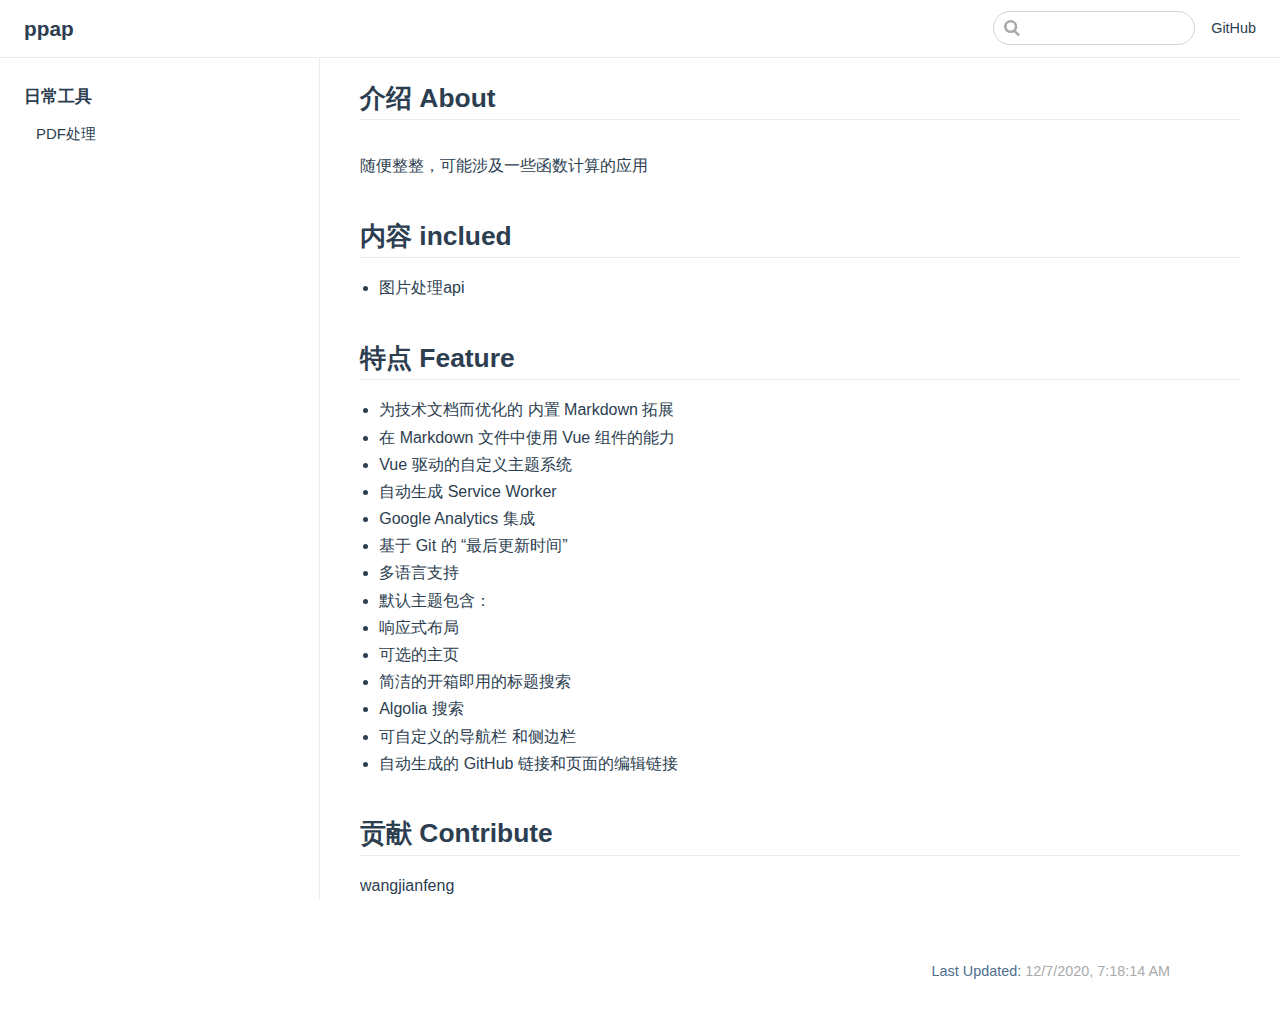
<file: index.html>
<!DOCTYPE html>
<html lang="en-US">
  <head>
    <meta charset="utf-8">
    <meta name="viewport" content="width=device-width,initial-scale=1">
    <title>介绍 About | ppap</title>
    <meta name="description" content="tricks">
    <link rel="icon" href="/images/favicon.png">
  <meta name="theme-color" content="#00adb5">
  <meta name="apple-mobile-web-app-capable" content="yes">
  <meta name="apple-mobile-web-app-status-bar-style" content="black">
  <meta name="msapplication-TileColor" content="#00adb5">
    
    <link rel="preload" href="/assets/css/0.styles.c254be1c.css" as="style"><link rel="preload" href="/assets/js/app.b03e2f9e.js" as="script"><link rel="preload" href="/assets/js/7.11f29aaa.js" as="script"><link rel="prefetch" href="/assets/js/10.4f0ef2ea.js"><link rel="prefetch" href="/assets/js/11.11fd8dd3.js"><link rel="prefetch" href="/assets/js/12.1b4d4e8d.js"><link rel="prefetch" href="/assets/js/3.f213af83.js"><link rel="prefetch" href="/assets/js/4.3deafbb3.js"><link rel="prefetch" href="/assets/js/5.03b78b4d.js"><link rel="prefetch" href="/assets/js/6.70e3135a.js"><link rel="prefetch" href="/assets/js/8.8f5f3db1.js"><link rel="prefetch" href="/assets/js/9.33a0fa3a.js"><link rel="prefetch" href="/assets/js/vendors~docsearch.acb8fdc6.js">
    <link rel="stylesheet" href="/assets/css/0.styles.c254be1c.css">
  </head>
  <body>
    <div id="app" data-server-rendered="true"><div class="theme-container"><header class="navbar"><div class="sidebar-button"><svg xmlns="http://www.w3.org/2000/svg" aria-hidden="true" role="img" viewBox="0 0 448 512" class="icon"><path fill="currentColor" d="M436 124H12c-6.627 0-12-5.373-12-12V80c0-6.627 5.373-12 12-12h424c6.627 0 12 5.373 12 12v32c0 6.627-5.373 12-12 12zm0 160H12c-6.627 0-12-5.373-12-12v-32c0-6.627 5.373-12 12-12h424c6.627 0 12 5.373 12 12v32c0 6.627-5.373 12-12 12zm0 160H12c-6.627 0-12-5.373-12-12v-32c0-6.627 5.373-12 12-12h424c6.627 0 12 5.373 12 12v32c0 6.627-5.373 12-12 12z"></path></svg></div> <a href="/" class="home-link router-link-exact-active router-link-active"><!----> <span class="site-name">ppap</span></a> <div class="links" style="max-width:nullpx;"><div class="search-box"><input aria-label="Search" autocomplete="off" spellcheck="false" value=""> <!----></div> <nav class="nav-links can-hide"><div class="nav-item"><a href="/.html" class="nav-link">GitHub</a></div> <!----></nav></div></header> <div class="sidebar-mask"></div> <div class="sidebar"><nav class="nav-links"><div class="nav-item"><a href="/.html" class="nav-link">GitHub</a></div> <!----></nav>  <ul class="sidebar-links"><li><div class="sidebar-group first"><p class="sidebar-heading open"><span>日常工具</span> <!----></p> <ul class="sidebar-group-items"><li><a href="/pic/" class="sidebar-link">PDF处理</a></li></ul></div></li></ul> </div> <div class="page"> <div class="content"><h2 id="介绍-about"><a href="#介绍-about" aria-hidden="true" class="header-anchor">#</a> 介绍 About</h2> <p>随便整整，可能涉及一些函数计算的应用</p> <h2 id="内容-inclued"><a href="#内容-inclued" aria-hidden="true" class="header-anchor">#</a> 内容 inclued</h2> <ul><li>图片处理api</li></ul> <h2 id="特点-feature"><a href="#特点-feature" aria-hidden="true" class="header-anchor">#</a> 特点 Feature</h2> <ul><li>为技术文档而优化的 内置 Markdown 拓展</li> <li>在 Markdown 文件中使用 Vue 组件的能力</li> <li>Vue 驱动的自定义主题系统</li> <li>自动生成 Service Worker</li> <li>Google Analytics 集成</li> <li>基于 Git 的 “最后更新时间”</li> <li>多语言支持</li> <li>默认主题包含：</li> <li>响应式布局</li> <li>可选的主页</li> <li>简洁的开箱即用的标题搜索</li> <li>Algolia 搜索</li> <li>可自定义的导航栏 和侧边栏</li> <li>自动生成的 GitHub 链接和页面的编辑链接</li></ul> <h2 id="贡献-contribute"><a href="#贡献-contribute" aria-hidden="true" class="header-anchor">#</a> 贡献 Contribute</h2> <p>wangjianfeng</p></div> <div class="page-edit"><!----> <div class="last-updated"><span class="prefix">Last Updated: </span> <span class="time">12/7/2020, 3:18:14 PM</span></div></div> <!----> </div> <!----></div></div>
    <script src="/assets/js/app.b03e2f9e.js" defer></script><script src="/assets/js/7.11f29aaa.js" defer></script>
  </body>
</html>
</file>
<file: assets/css/0.styles.c254be1c.css>
.home{padding:3.6rem 2rem 0;max-width:960px;margin:0 auto}.home .hero{text-align:center}.home .hero img{max-width:100%;max-height:280px;display:block;margin:3rem auto 1.5rem}.home .hero h1{font-size:3rem}.home .hero .action,.home .hero .description,.home .hero h1{margin:1.8rem auto}.home .hero .description{max-width:35rem;font-size:1.6rem;line-height:1.3;color:#6a8bad}.home .hero .action-button{display:inline-block;font-size:1.2rem;color:#fff;background-color:#3eaf7c;padding:.8rem 1.6rem;border-radius:4px;transition:background-color .1s ease;box-sizing:border-box;border-bottom:1px solid #389d70}.home .hero .action-button:hover{background-color:#4abf8a}.home .features{border-top:1px solid #eaecef;padding:1.2rem 0;margin-top:2.5rem;display:flex;flex-wrap:wrap;align-items:flex-start;align-content:stretch;justify-content:space-between}.home .feature{flex-grow:1;flex-basis:30%;max-width:30%}.home .feature h2{font-size:1.4rem;font-weight:500;border-bottom:none;padding-bottom:0;color:#3a5169}.home .feature p{color:#4e6e8e}.home .footer{padding:2.5rem;border-top:1px solid #eaecef;text-align:center;color:#4e6e8e}@media (max-width:719px){.home .features{flex-direction:column}.home .feature{max-width:100%;padding:0 2.5rem}}@media (max-width:419px){.home{padding-left:1.5rem;padding-right:1.5rem}.home .hero img{max-height:210px;margin:2rem auto 1.2rem}.home .hero h1{font-size:2rem}.home .hero .action,.home .hero .description,.home .hero h1{margin:1.2rem auto}.home .hero .description{font-size:1.2rem}.home .hero .action-button{font-size:1rem;padding:.6rem 1.2rem}.home .feature h2{font-size:1.25rem}}.sidebar-button{display:none;width:1.25rem;height:1.25rem;position:absolute;padding:.6rem;top:.6rem;left:1rem;cursor:pointer}.sidebar-button .icon{display:block;width:1.25rem;height:1.25rem}@media (max-width:719px){.sidebar-button{display:block}}.algolia-search-wrapper>span{vertical-align:middle}.algolia-search-wrapper .algolia-autocomplete{line-height:normal}.algolia-search-wrapper .algolia-autocomplete .ds-dropdown-menu{background-color:#fff;border:1px solid #999;border-radius:4px;font-size:16px;margin:6px 0 0;padding:4px;text-align:left}.algolia-search-wrapper .algolia-autocomplete .ds-dropdown-menu:before{border-color:#999}.algolia-search-wrapper .algolia-autocomplete .ds-dropdown-menu [class*=ds-dataset-]{border:none;padding:0}.algolia-search-wrapper .algolia-autocomplete .ds-dropdown-menu .ds-suggestions{margin-top:0}.algolia-search-wrapper .algolia-autocomplete .ds-dropdown-menu .ds-suggestion{border-bottom:1px solid #eaecef}.algolia-search-wrapper .algolia-autocomplete .algolia-docsearch-suggestion--highlight{color:#2c815b}.algolia-search-wrapper .algolia-autocomplete .algolia-docsearch-suggestion{border-color:#eaecef;padding:0}.algolia-search-wrapper .algolia-autocomplete .algolia-docsearch-suggestion .algolia-docsearch-suggestion--category-header{padding:5px 10px;margin-top:0;background:#3eaf7c;color:#fff;font-weight:600}.algolia-search-wrapper .algolia-autocomplete .algolia-docsearch-suggestion .algolia-docsearch-suggestion--category-header .algolia-docsearch-suggestion--highlight{background:hsla(0,0%,100%,.6)}.algolia-search-wrapper .algolia-autocomplete .algolia-docsearch-suggestion .algolia-docsearch-suggestion--wrapper{padding:0}.algolia-search-wrapper .algolia-autocomplete .algolia-docsearch-suggestion .algolia-docsearch-suggestion--title{font-weight:600;margin-bottom:0;color:#2c3e50}.algolia-search-wrapper .algolia-autocomplete .algolia-docsearch-suggestion .algolia-docsearch-suggestion--subcategory-column{vertical-align:top;padding:5px 7px 5px 5px;border-color:#eaecef;background:#f1f3f5}.algolia-search-wrapper .algolia-autocomplete .algolia-docsearch-suggestion .algolia-docsearch-suggestion--subcategory-column:after{display:none}.algolia-search-wrapper .algolia-autocomplete .algolia-docsearch-suggestion .algolia-docsearch-suggestion--subcategory-column-text{color:#555}.algolia-search-wrapper .algolia-autocomplete .algolia-docsearch-footer{border-color:#eaecef}.algolia-search-wrapper .algolia-autocomplete .ds-cursor .algolia-docsearch-suggestion--content{background-color:#e7edf3!important;color:#2c3e50}@media (min-width:719px){.algolia-search-wrapper .algolia-autocomplete .algolia-docsearch-suggestion .algolia-docsearch-suggestion--subcategory-column{float:none;width:150px;min-width:150px;display:table-cell}.algolia-search-wrapper .algolia-autocomplete .algolia-docsearch-suggestion .algolia-docsearch-suggestion--content{float:none;display:table-cell;width:100%;vertical-align:top}.algolia-search-wrapper .algolia-autocomplete .algolia-docsearch-suggestion .ds-dropdown-menu{min-width:515px!important}}@media (max-width:719px){.algolia-search-wrapper .ds-dropdown-menu{min-width:calc(100vw - 4rem)!important;max-width:calc(100vw - 4rem)!important}.algolia-search-wrapper .algolia-docsearch-suggestion--wrapper{padding:5px 7px 5px 5px!important}.algolia-search-wrapper .algolia-docsearch-suggestion--subcategory-column{padding:0!important;background:#fff!important}.algolia-search-wrapper .algolia-docsearch-suggestion--subcategory-column-text:after{content:" > ";font-size:10px;line-height:14.4px;display:inline-block;width:5px;margin:-3px 3px 0;vertical-align:middle}}.search-box{display:inline-block;position:relative;margin-right:1rem}.search-box input{cursor:text;width:10rem;color:#4e6e8e;display:inline-block;border:1px solid #cfd4db;border-radius:2rem;font-size:.9rem;line-height:2rem;padding:0 .5rem 0 2rem;outline:none;transition:all .2s ease;background:#fff url(/assets/img/search.83621669.svg) .6rem .5rem no-repeat;background-size:1rem}.search-box input:focus{cursor:auto;border-color:#3eaf7c}.search-box .suggestions{background:#fff;width:20rem;position:absolute;top:1.5rem;border:1px solid #cfd4db;border-radius:6px;padding:.4rem;list-style-type:none}.search-box .suggestions.align-right{right:0}.search-box .suggestion{line-height:1.4;padding:.4rem .6rem;border-radius:4px;cursor:pointer}.search-box .suggestion a{white-space:normal;color:#5d82a6}.search-box .suggestion a .page-title{font-weight:600}.search-box .suggestion a .header{font-size:.9em;margin-left:.25em}.search-box .suggestion.focused{background-color:#f3f4f5}.search-box .suggestion.focused a{color:#3eaf7c}@media (max-width:959px){.search-box input{cursor:pointer;width:0;border-color:transparent;position:relative}.search-box input:focus{cursor:text;left:0;width:10rem}}@media (max-width:959px) and (min-width:719px){.search-box .suggestions{left:0}}@media (max-width:719px){.search-box{margin-right:0}.search-box input{left:1rem}.search-box .suggestions{right:0}}@media (max-width:419px){.search-box .suggestions{width:calc(100vw - 4rem)}.search-box input:focus{width:8rem}}.dropdown-enter,.dropdown-leave-to{height:0!important}.dropdown-wrapper{cursor:pointer}.dropdown-wrapper .dropdown-title{display:block}.dropdown-wrapper .dropdown-title:hover{border-color:transparent}.dropdown-wrapper .dropdown-title .arrow{vertical-align:middle;margin-top:-1px;margin-left:.4rem}.dropdown-wrapper .nav-dropdown .dropdown-item{color:inherit;line-height:1.7rem}.dropdown-wrapper .nav-dropdown .dropdown-item h4{margin:.45rem 0 0;border-top:1px solid #eee;padding:.45rem 1.5rem 0 1.25rem}.dropdown-wrapper .nav-dropdown .dropdown-item .dropdown-subitem-wrapper{padding:0;list-style:none}.dropdown-wrapper .nav-dropdown .dropdown-item .dropdown-subitem-wrapper .dropdown-subitem{font-size:.9em}.dropdown-wrapper .nav-dropdown .dropdown-item a{display:block;line-height:1.7rem;position:relative;border-bottom:none;font-weight:400;margin-bottom:0;padding:0 1.5rem 0 1.25rem}.dropdown-wrapper .nav-dropdown .dropdown-item a.router-link-active,.dropdown-wrapper .nav-dropdown .dropdown-item a:hover{color:#3eaf7c}.dropdown-wrapper .nav-dropdown .dropdown-item a.router-link-active:after{content:"";width:0;height:0;border-left:5px solid #3eaf7c;border-top:3px solid transparent;border-bottom:3px solid transparent;position:absolute;top:calc(50% - 2px);left:9px}.dropdown-wrapper .nav-dropdown .dropdown-item:first-child h4{margin-top:0;padding-top:0;border-top:0}@media (max-width:719px){.dropdown-wrapper.open .dropdown-title{margin-bottom:.5rem}.dropdown-wrapper .nav-dropdown{transition:height .1s ease-out;overflow:hidden}.dropdown-wrapper .nav-dropdown .dropdown-item h4{border-top:0;margin-top:0;padding-top:0}.dropdown-wrapper .nav-dropdown .dropdown-item>a,.dropdown-wrapper .nav-dropdown .dropdown-item h4{font-size:15px;line-height:2rem}.dropdown-wrapper .nav-dropdown .dropdown-item .dropdown-subitem{font-size:14px;padding-left:1rem}}@media (min-width:719px){.dropdown-wrapper{height:1.8rem}.dropdown-wrapper:hover .nav-dropdown{display:block!important}.dropdown-wrapper .dropdown-title .arrow{border-left:4px solid transparent;border-right:4px solid transparent;border-top:6px solid #ccc;border-bottom:0}.dropdown-wrapper .nav-dropdown{display:none;height:auto!important;box-sizing:border-box;max-height:calc(100vh - 2.7rem);overflow-y:auto;position:absolute;top:100%;right:0;background-color:#fff;padding:.6rem 0;border:1px solid #ddd;border-bottom-color:#ccc;text-align:left;border-radius:.25rem;white-space:nowrap;margin:0}}.nav-links{display:inline-block}.nav-links a{line-height:1.4rem;color:inherit}.nav-links a.router-link-active,.nav-links a:hover{color:#3eaf7c}.nav-links .nav-item{position:relative;display:inline-block;margin-left:1.5rem;line-height:2rem}.nav-links .nav-item:first-child{margin-left:0}.nav-links .repo-link{margin-left:1.5rem}@media (max-width:719px){.nav-links .nav-item,.nav-links .repo-link{margin-left:0}}@media (min-width:719px){.nav-links a.router-link-active,.nav-links a:hover{color:#2c3e50}.nav-item>a:not(.external).router-link-active,.nav-item>a:not(.external):hover{margin-bottom:-2px;border-bottom:2px solid #46bd87}}.navbar{padding:.7rem 1.5rem;line-height:2.2rem;position:relative}.navbar a,.navbar img,.navbar span{display:inline-block}.navbar .logo{height:2.2rem;min-width:2.2rem;margin-right:.8rem;vertical-align:top}.navbar .site-name{font-size:1.3rem;font-weight:600;color:#2c3e50;position:relative}.navbar .links{padding-left:1.5rem;box-sizing:border-box;background-color:#fff;white-space:nowrap;font-size:.9rem;position:absolute;right:1.5rem;top:.7rem;display:flex}.navbar .links .search-box{flex:0 0 auto;vertical-align:top}.navbar .links .nav-links{flex:1}@media (max-width:719px){.navbar{padding-left:4rem}.navbar .can-hide{display:none}.navbar .links{padding-left:1.5rem}}.page-edit,.page-nav{max-width:740px;margin:0 auto;padding:2rem 2.5rem}@media (max-width:959px){.page-edit,.page-nav{padding:2rem}}@media (max-width:419px){.page-edit,.page-nav{padding:1.5rem}}.page{padding-bottom:2rem}.page-edit{padding-top:1rem;padding-bottom:1rem;overflow:auto}.page-edit .edit-link{display:inline-block}.page-edit .edit-link a{color:#4e6e8e;margin-right:.25rem}.page-edit .last-updated{float:right;font-size:.9em}.page-edit .last-updated .prefix{font-weight:500;color:#4e6e8e}.page-edit .last-updated .time{font-weight:400;color:#aaa}.page-nav{padding-top:1rem;padding-bottom:0}.page-nav .inner{min-height:2rem;margin-top:0;border-top:1px solid #eaecef;padding-top:1rem;overflow:auto}.page-nav .next{float:right}@media (max-width:719px){.page-edit .edit-link{margin-bottom:.5rem}.page-edit .last-updated{font-size:.8em;float:none;text-align:left}}.sidebar .sidebar-sub-headers{padding-left:1rem;font-size:.95em}a.sidebar-link{font-weight:400;display:inline-block;color:#2c3e50;border-left:.25rem solid transparent;padding:.35rem 1rem .35rem 1.25rem;line-height:1.4;width:100%;box-sizing:border-box}a.sidebar-link:hover{color:#3eaf7c}a.sidebar-link.active{font-weight:600;color:#3eaf7c;border-left-color:#3eaf7c}.sidebar-group a.sidebar-link{padding-left:2rem}.sidebar-sub-headers a.sidebar-link{padding-top:.25rem;padding-bottom:.25rem;border-left:none}.sidebar-sub-headers a.sidebar-link.active{font-weight:500}.sidebar-group:not(.first){margin-top:1em}.sidebar-group .sidebar-group{padding-left:.5em}.sidebar-group:not(.collapsable) .sidebar-heading{cursor:auto;color:inherit}.sidebar-heading{color:#999;transition:color .15s ease;cursor:pointer;font-size:1.1em;font-weight:700;padding:0 1.5rem;margin-top:0;margin-bottom:.5rem}.sidebar-heading.open,.sidebar-heading:hover{color:inherit}.sidebar-heading .arrow{position:relative;top:-.12em;left:.5em}.sidebar-heading:.open .arrow{top:-.18em}.sidebar-group-items{transition:height .1s ease-out;overflow:hidden}.sidebar ul{padding:0;margin:0;list-style-type:none}.sidebar a{display:inline-block}.sidebar .nav-links{display:none;border-bottom:1px solid #eaecef;padding:.5rem 0 .75rem 0}.sidebar .nav-links a{font-weight:600}.sidebar .nav-links .nav-item,.sidebar .nav-links .repo-link{display:block;line-height:1.25rem;font-size:1.1em;padding:.5rem 0 .5rem 1.5rem}.sidebar .sidebar-links{padding:1.5rem 0}@media (max-width:719px){.sidebar .nav-links{display:block}.sidebar .nav-links .dropdown-wrapper .nav-dropdown .dropdown-item a.router-link-active:after{top:calc(1rem - 2px)}.sidebar .sidebar-links{padding:1rem 0}}.sw-update-popup{position:fixed;right:1em;bottom:1em;padding:1em;border:1px solid #3eaf7c;border-radius:3px;background:#fff;box-shadow:0 4px 16px rgba(0,0,0,.5);text-align:center}.sw-update-popup button{margin-top:.5em;padding:.25em 2em}.sw-update-popup-enter-active,.sw-update-popup-leave-active{transition:opacity .3s,transform .3s}.sw-update-popup-enter,.sw-update-popup-leave-to{opacity:0;transform:translateY(50%) scale(.5)}code[class*=language-],pre[class*=language-]{color:#ccc;background:none;font-family:Consolas,Monaco,Andale Mono,Ubuntu Mono,monospace;font-size:1em;text-align:left;white-space:pre;word-spacing:normal;word-break:normal;word-wrap:normal;line-height:1.5;tab-size:4;hyphens:none}pre[class*=language-]{padding:1em;margin:.5em 0;overflow:auto}:not(pre)>code[class*=language-],pre[class*=language-]{background:#2d2d2d}:not(pre)>code[class*=language-]{padding:.1em;border-radius:.3em;white-space:normal}.token.block-comment,.token.cdata,.token.comment,.token.doctype,.token.prolog{color:#999}.token.punctuation{color:#ccc}.token.attr-name,.token.deleted,.token.namespace,.token.tag{color:#e2777a}.token.function-name{color:#6196cc}.token.boolean,.token.function,.token.number{color:#f08d49}.token.class-name,.token.constant,.token.property,.token.symbol{color:#f8c555}.token.atrule,.token.builtin,.token.important,.token.keyword,.token.selector{color:#cc99cd}.token.attr-value,.token.char,.token.regex,.token.string,.token.variable{color:#7ec699}.token.entity,.token.operator,.token.url{color:#67cdcc}.token.bold,.token.important{font-weight:700}.token.italic{font-style:italic}.token.entity{cursor:help}.token.inserted{color:green}#nprogress{pointer-events:none}#nprogress .bar{background:#3eaf7c;position:fixed;z-index:1031;top:0;left:0;width:100%;height:2px}#nprogress .peg{display:block;position:absolute;right:0;width:100px;height:100%;box-shadow:0 0 10px #3eaf7c,0 0 5px #3eaf7c;opacity:1;transform:rotate(3deg) translateY(-4px)}#nprogress .spinner{display:block;position:fixed;z-index:1031;top:15px;right:15px}#nprogress .spinner-icon{width:18px;height:18px;box-sizing:border-box;border:2px solid transparent;border-top-color:#3eaf7c;border-left-color:#3eaf7c;border-radius:50%;animation:nprogress-spinner .4s linear infinite}.nprogress-custom-parent{overflow:hidden;position:relative}.nprogress-custom-parent #nprogress .bar,.nprogress-custom-parent #nprogress .spinner{position:absolute}@keyframes nprogress-spinner{0%{transform:rotate(0deg)}to{transform:rotate(1turn)}}.content code{color:#476582;padding:.25rem .5rem;margin:0;font-size:.85em;background-color:rgba(27,31,35,.05);border-radius:3px}.content pre,.content pre[class*=language-]{line-height:1.4;padding:1.25rem 1.5rem;margin:.85rem 0;background-color:#282c34;border-radius:6px;overflow:auto}.content pre[class*=language-] code,.content pre code{color:#fff;padding:0;background-color:transparent;border-radius:0}div[class*=language-]{position:relative;background-color:#282c34;border-radius:6px}div[class*=language-] .highlight-lines{-webkit-user-select:none;-moz-user-select:none;-ms-user-select:none;user-select:none;padding-top:1.3rem;position:absolute;top:0;left:0;width:100%;line-height:1.4}div[class*=language-] .highlight-lines .highlighted{background-color:rgba(0,0,0,.66)}div[class*=language-] pre,div[class*=language-] pre[class*=language-]{background:transparent;position:relative;z-index:1}div[class*=language-]:before{position:absolute;z-index:3;top:.8em;right:1em;font-size:.75rem;color:hsla(0,0%,100%,.4)}div[class*=language-]:not(.line-numbers-mode) .line-numbers-wrapper{display:none}div[class*=language-].line-numbers-mode .highlight-lines .highlighted{position:relative}div[class*=language-].line-numbers-mode .highlight-lines .highlighted:before{content:" ";position:absolute;z-index:3;left:0;top:0;display:block;width:3.5rem;height:100%;background-color:rgba(0,0,0,.66)}div[class*=language-].line-numbers-mode pre{padding-left:4.5rem;vertical-align:middle}div[class*=language-].line-numbers-mode .line-numbers-wrapper{position:absolute;top:0;width:3.5rem;text-align:center;color:hsla(0,0%,100%,.3);padding:1.25rem 0;line-height:1.4}div[class*=language-].line-numbers-mode .line-numbers-wrapper .line-number,div[class*=language-].line-numbers-mode .line-numbers-wrapper br{-webkit-user-select:none;-moz-user-select:none;-ms-user-select:none;user-select:none}div[class*=language-].line-numbers-mode .line-numbers-wrapper .line-number{position:relative;z-index:4;font-size:.85em}div[class*=language-].line-numbers-mode:after{content:"";position:absolute;z-index:2;top:0;left:0;width:3.5rem;height:100%;border-radius:6px 0 0 6px;border-right:1px solid rgba(0,0,0,.66);background-color:#282c34}div[class~=language-js]:before{content:"js"}div[class~=language-ts]:before{content:"ts"}div[class~=language-html]:before{content:"html"}div[class~=language-md]:before{content:"md"}div[class~=language-vue]:before{content:"vue"}div[class~=language-css]:before{content:"css"}div[class~=language-sass]:before{content:"sass"}div[class~=language-scss]:before{content:"scss"}div[class~=language-less]:before{content:"less"}div[class~=language-stylus]:before{content:"stylus"}div[class~=language-go]:before{content:"go"}div[class~=language-java]:before{content:"java"}div[class~=language-c]:before{content:"c"}div[class~=language-sh]:before{content:"sh"}div[class~=language-yaml]:before{content:"yaml"}div[class~=language-py]:before{content:"py"}div[class~=language-javascript]:before{content:"js"}div[class~=language-typescript]:before{content:"ts"}div[class~=language-markup]:before{content:"html"}div[class~=language-markdown]:before{content:"md"}div[class~=language-json]:before{content:"json"}div[class~=language-ruby]:before{content:"rb"}div[class~=language-python]:before{content:"py"}div[class~=language-bash]:before{content:"sh"}.custom-block .custom-block-title{font-weight:600;margin-bottom:-.4rem}.custom-block.danger,.custom-block.tip,.custom-block.warning{padding:.1rem 1.5rem;border-left-width:.5rem;border-left-style:solid;margin:1rem 0}.custom-block.tip{background-color:#f3f5f7;border-color:#42b983}.custom-block.warning{background-color:rgba(255,229,100,.3);border-color:#e7c000;color:#6b5900}.custom-block.warning .custom-block-title{color:#b29400}.custom-block.warning a{color:#2c3e50}.custom-block.danger{background-color:#ffe6e6;border-color:#c00;color:#4d0000}.custom-block.danger .custom-block-title{color:#900}.custom-block.danger a{color:#2c3e50}.arrow{display:inline-block;width:0;height:0}.arrow.up{border-bottom:6px solid #ccc}.arrow.down,.arrow.up{border-left:4px solid transparent;border-right:4px solid transparent}.arrow.down{border-top:6px solid #ccc}.arrow.right{border-left:6px solid #ccc}.arrow.left,.arrow.right{border-top:4px solid transparent;border-bottom:4px solid transparent}.arrow.left{border-right:6px solid #ccc}.content:not(.custom){max-width:740px;margin:0 auto;padding:2rem 2.5rem}@media (max-width:959px){.content:not(.custom){padding:2rem}}@media (max-width:419px){.content:not(.custom){padding:1.5rem}}.table-of-contents .badge{vertical-align:middle}body,html{padding:0;margin:0}body{font-family:-apple-system,BlinkMacSystemFont,Segoe UI,Roboto,Oxygen,Ubuntu,Cantarell,Fira Sans,Droid Sans,Helvetica Neue,sans-serif;-webkit-font-smoothing:antialiased;-moz-osx-font-smoothing:grayscale;font-size:16px;color:#2c3e50}.page{padding-left:20rem}.navbar{z-index:20;right:0;height:3.6rem;background-color:#fff;box-sizing:border-box;border-bottom:1px solid #eaecef}.navbar,.sidebar-mask{position:fixed;top:0;left:0}.sidebar-mask{z-index:9;width:100vw;height:100vh;display:none}.sidebar{font-size:15px;background-color:#fff;width:20rem;position:fixed;z-index:10;margin:0;top:3.6rem;left:0;bottom:0;box-sizing:border-box;border-right:1px solid #eaecef;overflow-y:auto}.content:not(.custom)>:first-child{margin-top:3.6rem}.content:not(.custom) a:hover{text-decoration:underline}.content:not(.custom) p.demo{padding:1rem 1.5rem;border:1px solid #ddd;border-radius:4px}.content:not(.custom) img{max-width:100%}.content.custom{padding:0;margin:0}.content.custom img{max-width:100%}a{font-weight:500;text-decoration:none}a,p a code{color:#3eaf7c}p a code{font-weight:400}kbd{background:#eee;border:.15rem solid #ddd;border-bottom:.25rem solid #ddd;border-radius:.15rem;padding:0 .15em}blockquote{font-size:1.2rem;color:#999;border-left:.25rem solid #dfe2e5;margin-left:0;padding-left:1rem}ol,ul{padding-left:1.2em}strong{font-weight:600}h1,h2,h3,h4,h5,h6{font-weight:600;line-height:1.25}.content:not(.custom)>h1,.content:not(.custom)>h2,.content:not(.custom)>h3,.content:not(.custom)>h4,.content:not(.custom)>h5,.content:not(.custom)>h6{margin-top:-3.1rem;padding-top:4.6rem;margin-bottom:0}.content:not(.custom)>h1:first-child,.content:not(.custom)>h2:first-child,.content:not(.custom)>h3:first-child,.content:not(.custom)>h4:first-child,.content:not(.custom)>h5:first-child,.content:not(.custom)>h6:first-child{margin-top:-1.5rem;margin-bottom:1rem}.content:not(.custom)>h1:first-child+.custom-block,.content:not(.custom)>h1:first-child+p,.content:not(.custom)>h1:first-child+pre,.content:not(.custom)>h2:first-child+.custom-block,.content:not(.custom)>h2:first-child+p,.content:not(.custom)>h2:first-child+pre,.content:not(.custom)>h3:first-child+.custom-block,.content:not(.custom)>h3:first-child+p,.content:not(.custom)>h3:first-child+pre,.content:not(.custom)>h4:first-child+.custom-block,.content:not(.custom)>h4:first-child+p,.content:not(.custom)>h4:first-child+pre,.content:not(.custom)>h5:first-child+.custom-block,.content:not(.custom)>h5:first-child+p,.content:not(.custom)>h5:first-child+pre,.content:not(.custom)>h6:first-child+.custom-block,.content:not(.custom)>h6:first-child+p,.content:not(.custom)>h6:first-child+pre{margin-top:2rem}h1:hover .header-anchor,h2:hover .header-anchor,h3:hover .header-anchor,h4:hover .header-anchor,h5:hover .header-anchor,h6:hover .header-anchor{opacity:1}h1{font-size:2.2rem}h2{font-size:1.65rem;padding-bottom:.3rem;border-bottom:1px solid #eaecef}h3{font-size:1.35rem}a.header-anchor{font-size:.85em;float:left;margin-left:-.87em;padding-right:.23em;margin-top:.125em;opacity:0}a.header-anchor:hover{text-decoration:none}.line-number,code,kbd{font-family:source-code-pro,Menlo,Monaco,Consolas,Courier New,monospace}ol,p,ul{line-height:1.7}hr{border:0;border-top:1px solid #eaecef}table{border-collapse:collapse;margin:1rem 0;display:block;overflow-x:auto}tr{border-top:1px solid #dfe2e5}tr:nth-child(2n){background-color:#f6f8fa}td,th{border:1px solid #dfe2e5;padding:.6em 1em}.custom-layout{padding-top:3.6rem}.theme-container.sidebar-open .sidebar-mask{display:block}.theme-container.no-navbar .content:not(.custom)>h1,.theme-container.no-navbar h2,.theme-container.no-navbar h3,.theme-container.no-navbar h4,.theme-container.no-navbar h5,.theme-container.no-navbar h6{margin-top:1.5rem;padding-top:0}.theme-container.no-navbar .sidebar{top:0}.theme-container.no-navbar .custom-layout{padding-top:0}@media (min-width:720px){.theme-container.no-sidebar .sidebar{display:none}.theme-container.no-sidebar .page{padding-left:0}}@media (max-width:959px){.sidebar{font-size:15px;width:16.4rem}.page{padding-left:16.4rem}}@media (max-width:719px){.sidebar{top:0;padding-top:3.6rem;transform:translateX(-100%);transition:transform .2s ease}.page{padding-left:0}.theme-container.sidebar-open .sidebar{transform:translateX(0)}.theme-container.no-navbar .sidebar{padding-top:0}}@media (max-width:419px){h1{font-size:1.9rem}.content div[class*=language-]{margin:.85rem -1.5rem;border-radius:0}}.el-pagination--small .arrow.disabled,.el-table--hidden,.el-table .hidden-columns,.el-table td.is-hidden>*,.el-table th.is-hidden>*{visibility:hidden}.el-input__suffix,.el-tree.is-dragging .el-tree-node__content *{pointer-events:none}.el-dropdown .el-dropdown-selfdefine:focus:active,.el-dropdown .el-dropdown-selfdefine:focus:not(.focusing),.el-message__closeBtn:focus,.el-message__content:focus,.el-popover:focus,.el-popover:focus:active,.el-popover__reference:focus:hover,.el-popover__reference:focus:not(.focusing),.el-rate:active,.el-rate:focus,.el-tooltip:focus:hover,.el-tooltip:focus:not(.focusing),.el-upload-list__item.is-success:active,.el-upload-list__item.is-success:not(.focusing):focus{outline-width:0}@font-face{font-family:element-icons;src:url(/assets/fonts/element-icons.535877f5.woff) format("woff"),url(/assets/fonts/element-icons.732389de.ttf) format("truetype");font-weight:400;font-display:"auto";font-style:normal}[class*=" el-icon-"],[class^=el-icon-]{font-family:element-icons!important;speak:none;font-style:normal;font-weight:400;font-variant:normal;text-transform:none;line-height:1;vertical-align:baseline;display:inline-block;-webkit-font-smoothing:antialiased;-moz-osx-font-smoothing:grayscale}.el-icon-ice-cream-round:before{content:"\E6A0"}.el-icon-ice-cream-square:before{content:"\E6A3"}.el-icon-lollipop:before{content:"\E6A4"}.el-icon-potato-strips:before{content:"\E6A5"}.el-icon-milk-tea:before{content:"\E6A6"}.el-icon-ice-drink:before{content:"\E6A7"}.el-icon-ice-tea:before{content:"\E6A9"}.el-icon-coffee:before{content:"\E6AA"}.el-icon-orange:before{content:"\E6AB"}.el-icon-pear:before{content:"\E6AC"}.el-icon-apple:before{content:"\E6AD"}.el-icon-cherry:before{content:"\E6AE"}.el-icon-watermelon:before{content:"\E6AF"}.el-icon-grape:before{content:"\E6B0"}.el-icon-refrigerator:before{content:"\E6B1"}.el-icon-goblet-square-full:before{content:"\E6B2"}.el-icon-goblet-square:before{content:"\E6B3"}.el-icon-goblet-full:before{content:"\E6B4"}.el-icon-goblet:before{content:"\E6B5"}.el-icon-cold-drink:before{content:"\E6B6"}.el-icon-coffee-cup:before{content:"\E6B8"}.el-icon-water-cup:before{content:"\E6B9"}.el-icon-hot-water:before{content:"\E6BA"}.el-icon-ice-cream:before{content:"\E6BB"}.el-icon-dessert:before{content:"\E6BC"}.el-icon-sugar:before{content:"\E6BD"}.el-icon-tableware:before{content:"\E6BE"}.el-icon-burger:before{content:"\E6BF"}.el-icon-knife-fork:before{content:"\E6C1"}.el-icon-fork-spoon:before{content:"\E6C2"}.el-icon-chicken:before{content:"\E6C3"}.el-icon-food:before{content:"\E6C4"}.el-icon-dish-1:before{content:"\E6C5"}.el-icon-dish:before{content:"\E6C6"}.el-icon-moon-night:before{content:"\E6EE"}.el-icon-moon:before{content:"\E6F0"}.el-icon-cloudy-and-sunny:before{content:"\E6F1"}.el-icon-partly-cloudy:before{content:"\E6F2"}.el-icon-cloudy:before{content:"\E6F3"}.el-icon-sunny:before{content:"\E6F6"}.el-icon-sunset:before{content:"\E6F7"}.el-icon-sunrise-1:before{content:"\E6F8"}.el-icon-sunrise:before{content:"\E6F9"}.el-icon-heavy-rain:before{content:"\E6FA"}.el-icon-lightning:before{content:"\E6FB"}.el-icon-light-rain:before{content:"\E6FC"}.el-icon-wind-power:before{content:"\E6FD"}.el-icon-baseball:before{content:"\E712"}.el-icon-soccer:before{content:"\E713"}.el-icon-football:before{content:"\E715"}.el-icon-basketball:before{content:"\E716"}.el-icon-ship:before{content:"\E73F"}.el-icon-truck:before{content:"\E740"}.el-icon-bicycle:before{content:"\E741"}.el-icon-mobile-phone:before{content:"\E6D3"}.el-icon-service:before{content:"\E6D4"}.el-icon-key:before{content:"\E6E2"}.el-icon-unlock:before{content:"\E6E4"}.el-icon-lock:before{content:"\E6E5"}.el-icon-watch:before{content:"\E6FE"}.el-icon-watch-1:before{content:"\E6FF"}.el-icon-timer:before{content:"\E702"}.el-icon-alarm-clock:before{content:"\E703"}.el-icon-map-location:before{content:"\E704"}.el-icon-delete-location:before{content:"\E705"}.el-icon-add-location:before{content:"\E706"}.el-icon-location-information:before{content:"\E707"}.el-icon-location-outline:before{content:"\E708"}.el-icon-location:before{content:"\E79E"}.el-icon-place:before{content:"\E709"}.el-icon-discover:before{content:"\E70A"}.el-icon-first-aid-kit:before{content:"\E70B"}.el-icon-trophy-1:before{content:"\E70C"}.el-icon-trophy:before{content:"\E70D"}.el-icon-medal:before{content:"\E70E"}.el-icon-medal-1:before{content:"\E70F"}.el-icon-stopwatch:before{content:"\E710"}.el-icon-mic:before{content:"\E711"}.el-icon-copy-document:before{content:"\E718"}.el-icon-full-screen:before{content:"\E719"}.el-icon-switch-button:before{content:"\E71B"}.el-icon-aim:before{content:"\E71C"}.el-icon-crop:before{content:"\E71D"}.el-icon-odometer:before{content:"\E71E"}.el-icon-time:before{content:"\E71F"}.el-icon-bangzhu:before{content:"\E724"}.el-icon-close-notification:before{content:"\E726"}.el-icon-microphone:before{content:"\E727"}.el-icon-turn-off-microphone:before{content:"\E728"}.el-icon-position:before{content:"\E729"}.el-icon-postcard:before{content:"\E72A"}.el-icon-message:before{content:"\E72B"}.el-icon-chat-line-square:before{content:"\E72D"}.el-icon-chat-dot-square:before{content:"\E72E"}.el-icon-chat-dot-round:before{content:"\E72F"}.el-icon-chat-square:before{content:"\E730"}.el-icon-chat-line-round:before{content:"\E731"}.el-icon-chat-round:before{content:"\E732"}.el-icon-set-up:before{content:"\E733"}.el-icon-turn-off:before{content:"\E734"}.el-icon-open:before{content:"\E735"}.el-icon-connection:before{content:"\E736"}.el-icon-link:before{content:"\E737"}.el-icon-cpu:before{content:"\E738"}.el-icon-thumb:before{content:"\E739"}.el-icon-female:before{content:"\E73A"}.el-icon-male:before{content:"\E73B"}.el-icon-guide:before{content:"\E73C"}.el-icon-news:before{content:"\E73E"}.el-icon-price-tag:before{content:"\E744"}.el-icon-discount:before{content:"\E745"}.el-icon-wallet:before{content:"\E747"}.el-icon-coin:before{content:"\E748"}.el-icon-money:before{content:"\E749"}.el-icon-bank-card:before{content:"\E74A"}.el-icon-box:before{content:"\E74B"}.el-icon-present:before{content:"\E74C"}.el-icon-sell:before{content:"\E6D5"}.el-icon-sold-out:before{content:"\E6D6"}.el-icon-shopping-bag-2:before{content:"\E74D"}.el-icon-shopping-bag-1:before{content:"\E74E"}.el-icon-shopping-cart-2:before{content:"\E74F"}.el-icon-shopping-cart-1:before{content:"\E750"}.el-icon-shopping-cart-full:before{content:"\E751"}.el-icon-smoking:before{content:"\E752"}.el-icon-no-smoking:before{content:"\E753"}.el-icon-house:before{content:"\E754"}.el-icon-table-lamp:before{content:"\E755"}.el-icon-school:before{content:"\E756"}.el-icon-office-building:before{content:"\E757"}.el-icon-toilet-paper:before{content:"\E758"}.el-icon-notebook-2:before{content:"\E759"}.el-icon-notebook-1:before{content:"\E75A"}.el-icon-files:before{content:"\E75B"}.el-icon-collection:before{content:"\E75C"}.el-icon-receiving:before{content:"\E75D"}.el-icon-suitcase-1:before{content:"\E760"}.el-icon-suitcase:before{content:"\E761"}.el-icon-film:before{content:"\E763"}.el-icon-collection-tag:before{content:"\E765"}.el-icon-data-analysis:before{content:"\E766"}.el-icon-pie-chart:before{content:"\E767"}.el-icon-data-board:before{content:"\E768"}.el-icon-data-line:before{content:"\E76D"}.el-icon-reading:before{content:"\E769"}.el-icon-magic-stick:before{content:"\E76A"}.el-icon-coordinate:before{content:"\E76B"}.el-icon-mouse:before{content:"\E76C"}.el-icon-brush:before{content:"\E76E"}.el-icon-headset:before{content:"\E76F"}.el-icon-umbrella:before{content:"\E770"}.el-icon-scissors:before{content:"\E771"}.el-icon-mobile:before{content:"\E773"}.el-icon-attract:before{content:"\E774"}.el-icon-monitor:before{content:"\E775"}.el-icon-search:before{content:"\E778"}.el-icon-takeaway-box:before{content:"\E77A"}.el-icon-paperclip:before{content:"\E77D"}.el-icon-printer:before{content:"\E77E"}.el-icon-document-add:before{content:"\E782"}.el-icon-document:before{content:"\E785"}.el-icon-document-checked:before{content:"\E786"}.el-icon-document-copy:before{content:"\E787"}.el-icon-document-delete:before{content:"\E788"}.el-icon-document-remove:before{content:"\E789"}.el-icon-tickets:before{content:"\E78B"}.el-icon-folder-checked:before{content:"\E77F"}.el-icon-folder-delete:before{content:"\E780"}.el-icon-folder-remove:before{content:"\E781"}.el-icon-folder-add:before{content:"\E783"}.el-icon-folder-opened:before{content:"\E784"}.el-icon-folder:before{content:"\E78A"}.el-icon-edit-outline:before{content:"\E764"}.el-icon-edit:before{content:"\E78C"}.el-icon-date:before{content:"\E78E"}.el-icon-c-scale-to-original:before{content:"\E7C6"}.el-icon-view:before{content:"\E6CE"}.el-icon-loading:before{content:"\E6CF"}.el-icon-rank:before{content:"\E6D1"}.el-icon-sort-down:before{content:"\E7C4"}.el-icon-sort-up:before{content:"\E7C5"}.el-icon-sort:before{content:"\E6D2"}.el-icon-finished:before{content:"\E6CD"}.el-icon-refresh-left:before{content:"\E6C7"}.el-icon-refresh-right:before{content:"\E6C8"}.el-icon-refresh:before{content:"\E6D0"}.el-icon-video-play:before{content:"\E7C0"}.el-icon-video-pause:before{content:"\E7C1"}.el-icon-d-arrow-right:before{content:"\E6DC"}.el-icon-d-arrow-left:before{content:"\E6DD"}.el-icon-arrow-up:before{content:"\E6E1"}.el-icon-arrow-down:before{content:"\E6DF"}.el-icon-arrow-right:before{content:"\E6E0"}.el-icon-arrow-left:before{content:"\E6DE"}.el-icon-top-right:before{content:"\E6E7"}.el-icon-top-left:before{content:"\E6E8"}.el-icon-top:before{content:"\E6E6"}.el-icon-bottom:before{content:"\E6EB"}.el-icon-right:before{content:"\E6E9"}.el-icon-back:before{content:"\E6EA"}.el-icon-bottom-right:before{content:"\E6EC"}.el-icon-bottom-left:before{content:"\E6ED"}.el-icon-caret-top:before{content:"\E78F"}.el-icon-caret-bottom:before{content:"\E790"}.el-icon-caret-right:before{content:"\E791"}.el-icon-caret-left:before{content:"\E792"}.el-icon-d-caret:before{content:"\E79A"}.el-icon-share:before{content:"\E793"}.el-icon-menu:before{content:"\E798"}.el-icon-s-grid:before{content:"\E7A6"}.el-icon-s-check:before{content:"\E7A7"}.el-icon-s-data:before{content:"\E7A8"}.el-icon-s-opportunity:before{content:"\E7AA"}.el-icon-s-custom:before{content:"\E7AB"}.el-icon-s-claim:before{content:"\E7AD"}.el-icon-s-finance:before{content:"\E7AE"}.el-icon-s-comment:before{content:"\E7AF"}.el-icon-s-flag:before{content:"\E7B0"}.el-icon-s-marketing:before{content:"\E7B1"}.el-icon-s-shop:before{content:"\E7B4"}.el-icon-s-open:before{content:"\E7B5"}.el-icon-s-management:before{content:"\E7B6"}.el-icon-s-ticket:before{content:"\E7B7"}.el-icon-s-release:before{content:"\E7B8"}.el-icon-s-home:before{content:"\E7B9"}.el-icon-s-promotion:before{content:"\E7BA"}.el-icon-s-operation:before{content:"\E7BB"}.el-icon-s-unfold:before{content:"\E7BC"}.el-icon-s-fold:before{content:"\E7A9"}.el-icon-s-platform:before{content:"\E7BD"}.el-icon-s-order:before{content:"\E7BE"}.el-icon-s-cooperation:before{content:"\E7BF"}.el-icon-bell:before{content:"\E725"}.el-icon-message-solid:before{content:"\E799"}.el-icon-video-camera:before{content:"\E772"}.el-icon-video-camera-solid:before{content:"\E796"}.el-icon-camera:before{content:"\E779"}.el-icon-camera-solid:before{content:"\E79B"}.el-icon-download:before{content:"\E77C"}.el-icon-upload2:before{content:"\E77B"}.el-icon-upload:before{content:"\E7C3"}.el-icon-picture-outline-round:before{content:"\E75F"}.el-icon-picture-outline:before{content:"\E75E"}.el-icon-picture:before{content:"\E79F"}.el-icon-close:before{content:"\E6DB"}.el-icon-check:before{content:"\E6DA"}.el-icon-plus:before{content:"\E6D9"}.el-icon-minus:before{content:"\E6D8"}.el-icon-help:before{content:"\E73D"}.el-icon-s-help:before{content:"\E7B3"}.el-icon-circle-close:before{content:"\E78D"}.el-icon-circle-check:before{content:"\E720"}.el-icon-circle-plus-outline:before{content:"\E723"}.el-icon-remove-outline:before{content:"\E722"}.el-icon-zoom-out:before{content:"\E776"}.el-icon-zoom-in:before{content:"\E777"}.el-icon-error:before{content:"\E79D"}.el-icon-success:before{content:"\E79C"}.el-icon-circle-plus:before{content:"\E7A0"}.el-icon-remove:before{content:"\E7A2"}.el-icon-info:before{content:"\E7A1"}.el-icon-question:before{content:"\E7A4"}.el-icon-warning-outline:before{content:"\E6C9"}.el-icon-warning:before{content:"\E7A3"}.el-icon-goods:before{content:"\E7C2"}.el-icon-s-goods:before{content:"\E7B2"}.el-icon-star-off:before{content:"\E717"}.el-icon-star-on:before{content:"\E797"}.el-icon-more-outline:before{content:"\E6CC"}.el-icon-more:before{content:"\E794"}.el-icon-phone-outline:before{content:"\E6CB"}.el-icon-phone:before{content:"\E795"}.el-icon-user:before{content:"\E6E3"}.el-icon-user-solid:before{content:"\E7A5"}.el-icon-setting:before{content:"\E6CA"}.el-icon-s-tools:before{content:"\E7AC"}.el-icon-delete:before{content:"\E6D7"}.el-icon-delete-solid:before{content:"\E7C9"}.el-icon-eleme:before{content:"\E7C7"}.el-icon-platform-eleme:before{content:"\E7CA"}.el-icon-loading{animation:rotating 2s linear infinite}.el-icon--right{margin-left:5px}.el-icon--left{margin-right:5px}@keyframes rotating{0%{transform:rotate(0)}to{transform:rotate(1turn)}}.el-pagination{white-space:nowrap;padding:2px 5px;color:#303133;font-weight:700}.el-pagination:after,.el-pagination:before{display:table;content:""}.el-pagination:after{clear:both}.el-pagination button,.el-pagination span:not([class*=suffix]){display:inline-block;font-size:13px;min-width:35.5px;height:28px;line-height:28px;vertical-align:top;box-sizing:border-box}.el-pagination .el-input__inner{text-align:center;-moz-appearance:textfield;line-height:normal}.el-pagination .el-input__suffix{right:0;transform:scale(.8)}.el-pagination .el-select .el-input{width:100px;margin:0 5px}.el-pagination .el-select .el-input .el-input__inner{padding-right:25px;border-radius:3px}.el-pagination button{border:none;padding:0 6px;background:0 0}.el-pagination button:focus{outline:0}.el-pagination button:hover{color:#409eff}.el-pagination button:disabled{color:#c0c4cc;background-color:#fff;cursor:not-allowed}.el-pagination .btn-next,.el-pagination .btn-prev{background:50% no-repeat #fff;background-size:16px;cursor:pointer;margin:0;color:#303133}.el-pagination .btn-next .el-icon,.el-pagination .btn-prev .el-icon{display:block;font-size:12px;font-weight:700}.el-pagination .btn-prev{padding-right:12px}.el-pagination .btn-next{padding-left:12px}.el-pagination .el-pager li.disabled{color:#c0c4cc;cursor:not-allowed}.el-pager li,.el-pager li.btn-quicknext:hover,.el-pager li.btn-quickprev:hover{cursor:pointer}.el-pagination--small .btn-next,.el-pagination--small .btn-prev,.el-pagination--small .el-pager li,.el-pagination--small .el-pager li.btn-quicknext,.el-pagination--small .el-pager li.btn-quickprev,.el-pagination--small .el-pager li:last-child{border-color:transparent;font-size:12px;line-height:22px;height:22px;min-width:22px}.el-pagination--small .more:before,.el-pagination--small li.more:before{line-height:24px}.el-pagination--small button,.el-pagination--small span:not([class*=suffix]){height:22px;line-height:22px}.el-pagination--small .el-pagination__editor,.el-pagination--small .el-pagination__editor.el-input .el-input__inner{height:22px}.el-pagination__sizes{margin:0 10px 0 0;font-weight:400;color:#606266}.el-pagination__sizes .el-input .el-input__inner{font-size:13px;padding-left:8px}.el-pagination__sizes .el-input .el-input__inner:hover{border-color:#409eff}.el-pagination__total{margin-right:10px;font-weight:400;color:#606266}.el-pagination__jump{margin-left:24px;font-weight:400;color:#606266}.el-pagination__jump .el-input__inner{padding:0 3px}.el-pagination__rightwrapper{float:right}.el-pagination__editor{line-height:18px;padding:0 2px;height:28px;text-align:center;margin:0 2px;box-sizing:border-box;border-radius:3px}.el-pager,.el-pagination.is-background .btn-next,.el-pagination.is-background .btn-prev{padding:0}.el-pagination__editor.el-input{width:50px}.el-pagination__editor.el-input .el-input__inner{height:28px}.el-pagination__editor .el-input__inner::-webkit-inner-spin-button,.el-pagination__editor .el-input__inner::-webkit-outer-spin-button{-webkit-appearance:none;margin:0}.el-pagination.is-background .btn-next,.el-pagination.is-background .btn-prev,.el-pagination.is-background .el-pager li{margin:0 5px;background-color:#f4f4f5;color:#606266;min-width:30px;border-radius:2px}.el-pagination.is-background .btn-next.disabled,.el-pagination.is-background .btn-next:disabled,.el-pagination.is-background .btn-prev.disabled,.el-pagination.is-background .btn-prev:disabled,.el-pagination.is-background .el-pager li.disabled{color:#c0c4cc}.el-pagination.is-background .el-pager li:not(.disabled):hover{color:#409eff}.el-pagination.is-background .el-pager li:not(.disabled).active{background-color:#409eff;color:#fff}.el-dialog,.el-pager li{background:#fff;-webkit-box-sizing:border-box}.el-pagination.is-background.el-pagination--small .btn-next,.el-pagination.is-background.el-pagination--small .btn-prev,.el-pagination.is-background.el-pagination--small .el-pager li{margin:0 3px;min-width:22px}.el-pager,.el-pager li{vertical-align:top;margin:0;display:inline-block}.el-pager{user-select:none;list-style:none;font-size:0}.el-date-table,.el-table th{-webkit-user-select:none;-moz-user-select:none}.el-pager .more:before{line-height:30px}.el-pager li{padding:0 4px;font-size:13px;min-width:35.5px;height:28px;line-height:28px;box-sizing:border-box;text-align:center}.el-menu--collapse .el-menu .el-submenu,.el-menu--popup{min-width:200px}.el-pager li.btn-quicknext,.el-pager li.btn-quickprev{line-height:28px;color:#303133}.el-pager li.btn-quicknext.disabled,.el-pager li.btn-quickprev.disabled{color:#c0c4cc}.el-pager li.active+li{border-left:0}.el-pager li:hover{color:#409eff}.el-pager li.active{color:#409eff;cursor:default}.el-dialog{position:relative;margin:0 auto 50px;border-radius:2px;box-shadow:0 1px 3px rgba(0,0,0,.3);box-sizing:border-box;width:50%}.el-dialog.is-fullscreen{width:100%;margin-top:0;margin-bottom:0;height:100%;overflow:auto}.el-dialog__wrapper{position:fixed;top:0;right:0;bottom:0;left:0;overflow:auto;margin:0}.el-dialog__header{padding:20px 20px 10px}.el-dialog__headerbtn{position:absolute;top:20px;right:20px;padding:0;background:0 0;border:none;outline:0;cursor:pointer;font-size:16px}.el-dialog__headerbtn .el-dialog__close{color:#909399}.el-dialog__headerbtn:focus .el-dialog__close,.el-dialog__headerbtn:hover .el-dialog__close{color:#409eff}.el-dialog__title{line-height:24px;font-size:18px;color:#303133}.el-dialog__body{padding:30px 20px;color:#606266;font-size:14px;word-break:break-all}.el-dialog__footer{padding:10px 20px 20px;text-align:right;box-sizing:border-box}.el-dialog--center{text-align:center}.el-dialog--center .el-dialog__body{text-align:initial;padding:25px 25px 30px}.el-dialog--center .el-dialog__footer{text-align:inherit}.dialog-fade-enter-active{animation:dialog-fade-in .3s}.dialog-fade-leave-active{animation:dialog-fade-out .3s}@keyframes dialog-fade-in{0%{transform:translate3d(0,-20px,0);opacity:0}to{transform:translateZ(0);opacity:1}}@keyframes dialog-fade-out{0%{transform:translateZ(0);opacity:1}to{transform:translate3d(0,-20px,0);opacity:0}}.el-autocomplete{position:relative;display:inline-block}.el-autocomplete-suggestion{margin:5px 0;box-shadow:0 2px 12px 0 rgba(0,0,0,.1);border-radius:4px;border:1px solid #e4e7ed;box-sizing:border-box;background-color:#fff}.el-dropdown-menu,.el-menu--collapse .el-submenu .el-menu{z-index:10;-webkit-box-shadow:0 2px 12px 0 rgba(0,0,0,.1)}.el-autocomplete-suggestion__wrap{max-height:280px;padding:10px 0;box-sizing:border-box}.el-autocomplete-suggestion__list{margin:0;padding:0}.el-autocomplete-suggestion li{padding:0 20px;margin:0;line-height:34px;cursor:pointer;color:#606266;font-size:14px;list-style:none;white-space:nowrap;overflow:hidden;text-overflow:ellipsis}.el-autocomplete-suggestion li.highlighted,.el-autocomplete-suggestion li:hover{background-color:#f5f7fa}.el-autocomplete-suggestion li.divider{margin-top:6px;border-top:1px solid #000}.el-autocomplete-suggestion li.divider:last-child{margin-bottom:-6px}.el-autocomplete-suggestion.is-loading li{text-align:center;height:100px;line-height:100px;font-size:20px;color:#999}.el-autocomplete-suggestion.is-loading li:after{display:inline-block;content:"";height:100%;vertical-align:middle}.el-autocomplete-suggestion.is-loading li:hover{background-color:#fff}.el-autocomplete-suggestion.is-loading .el-icon-loading{vertical-align:middle}.el-dropdown{display:inline-block;position:relative;color:#606266;font-size:14px}.el-dropdown .el-button-group{display:block}.el-dropdown .el-button-group .el-button{float:none}.el-dropdown .el-dropdown__caret-button{padding-left:5px;padding-right:5px;position:relative;border-left:none}.el-dropdown .el-dropdown__caret-button:before{content:"";position:absolute;display:block;width:1px;top:5px;bottom:5px;left:0;background:hsla(0,0%,100%,.5)}.el-dropdown .el-dropdown__caret-button.el-button--default:before{background:rgba(220,223,230,.5)}.el-dropdown .el-dropdown__caret-button:hover:before{top:0;bottom:0}.el-dropdown .el-dropdown__caret-button .el-dropdown__icon{padding-left:0}.el-dropdown__icon{font-size:12px;margin:0 3px}.el-dropdown-menu{position:absolute;top:0;left:0;padding:10px 0;margin:5px 0;background-color:#fff;border:1px solid #ebeef5;border-radius:4px;box-shadow:0 2px 12px 0 rgba(0,0,0,.1)}.el-dropdown-menu__item{list-style:none;line-height:36px;padding:0 20px;margin:0;font-size:14px;color:#606266;cursor:pointer;outline:0}.el-dropdown-menu__item:focus,.el-dropdown-menu__item:not(.is-disabled):hover{background-color:#ecf5ff;color:#66b1ff}.el-dropdown-menu__item i{margin-right:5px}.el-dropdown-menu__item--divided{position:relative;margin-top:6px;border-top:1px solid #ebeef5}.el-dropdown-menu__item--divided:before{content:"";height:6px;display:block;margin:0 -20px;background-color:#fff}.el-dropdown-menu__item.is-disabled{cursor:default;color:#bbb;pointer-events:none}.el-dropdown-menu--medium{padding:6px 0}.el-dropdown-menu--medium .el-dropdown-menu__item{line-height:30px;padding:0 17px;font-size:14px}.el-dropdown-menu--medium .el-dropdown-menu__item.el-dropdown-menu__item--divided{margin-top:6px}.el-dropdown-menu--medium .el-dropdown-menu__item.el-dropdown-menu__item--divided:before{height:6px;margin:0 -17px}.el-dropdown-menu--small{padding:6px 0}.el-dropdown-menu--small .el-dropdown-menu__item{line-height:27px;padding:0 15px;font-size:13px}.el-dropdown-menu--small .el-dropdown-menu__item.el-dropdown-menu__item--divided{margin-top:4px}.el-dropdown-menu--small .el-dropdown-menu__item.el-dropdown-menu__item--divided:before{height:4px;margin:0 -15px}.el-dropdown-menu--mini{padding:3px 0}.el-dropdown-menu--mini .el-dropdown-menu__item{line-height:24px;padding:0 10px;font-size:12px}.el-dropdown-menu--mini .el-dropdown-menu__item.el-dropdown-menu__item--divided{margin-top:3px}.el-dropdown-menu--mini .el-dropdown-menu__item.el-dropdown-menu__item--divided:before{height:3px;margin:0 -10px}.el-menu{border-right:1px solid #e6e6e6;list-style:none;position:relative;margin:0;padding-left:0}.el-menu,.el-menu--horizontal>.el-menu-item:not(.is-disabled):focus,.el-menu--horizontal>.el-menu-item:not(.is-disabled):hover,.el-menu--horizontal>.el-submenu .el-submenu__title:hover{background-color:#fff}.el-menu:after,.el-menu:before{display:table;content:""}.el-menu:after{clear:both}.el-menu.el-menu--horizontal{border-bottom:1px solid #e6e6e6}.el-menu--horizontal{border-right:none}.el-menu--horizontal>.el-menu-item{float:left;height:60px;line-height:60px;margin:0;border-bottom:2px solid transparent;color:#909399}.el-menu--horizontal>.el-menu-item a,.el-menu--horizontal>.el-menu-item a:hover{color:inherit}.el-menu--horizontal>.el-submenu{float:left}.el-menu--horizontal>.el-submenu:focus,.el-menu--horizontal>.el-submenu:hover{outline:0}.el-menu--horizontal>.el-submenu:focus .el-submenu__title,.el-menu--horizontal>.el-submenu:hover .el-submenu__title{color:#303133}.el-menu--horizontal>.el-submenu.is-active .el-submenu__title{border-bottom:2px solid #409eff;color:#303133}.el-menu--horizontal>.el-submenu .el-submenu__title{height:60px;line-height:60px;border-bottom:2px solid transparent;color:#909399}.el-menu--horizontal>.el-submenu .el-submenu__icon-arrow{position:static;vertical-align:middle;margin-left:8px;margin-top:-3px}.el-menu--horizontal .el-menu .el-menu-item,.el-menu--horizontal .el-menu .el-submenu__title{background-color:#fff;float:none;height:36px;line-height:36px;padding:0 10px;color:#909399}.el-menu--horizontal .el-menu .el-menu-item.is-active,.el-menu--horizontal .el-menu .el-submenu.is-active>.el-submenu__title{color:#303133}.el-menu--horizontal .el-menu-item:not(.is-disabled):focus,.el-menu--horizontal .el-menu-item:not(.is-disabled):hover{outline:0;color:#303133}.el-menu--horizontal>.el-menu-item.is-active{border-bottom:2px solid #409eff;color:#303133}.el-menu--collapse{width:64px}.el-menu--collapse>.el-menu-item [class^=el-icon-],.el-menu--collapse>.el-submenu>.el-submenu__title [class^=el-icon-]{margin:0;vertical-align:middle;width:24px;text-align:center}.el-menu--collapse>.el-menu-item .el-submenu__icon-arrow,.el-menu--collapse>.el-submenu>.el-submenu__title .el-submenu__icon-arrow{display:none}.el-menu--collapse>.el-menu-item span,.el-menu--collapse>.el-submenu>.el-submenu__title span{height:0;width:0;overflow:hidden;visibility:hidden;display:inline-block}.el-menu--collapse>.el-menu-item.is-active i{color:inherit}.el-menu--collapse .el-submenu{position:relative}.el-menu--collapse .el-submenu .el-menu{position:absolute;margin-left:5px;top:0;left:100%;border:1px solid #e4e7ed;border-radius:2px;box-shadow:0 2px 12px 0 rgba(0,0,0,.1)}.el-menu-item,.el-submenu__title{height:56px;line-height:56px;position:relative;-webkit-box-sizing:border-box;white-space:nowrap;list-style:none}.el-menu--collapse .el-submenu.is-opened>.el-submenu__title .el-submenu__icon-arrow{transform:none}.el-menu--popup{z-index:100;border:none;padding:5px 0;border-radius:2px;box-shadow:0 2px 12px 0 rgba(0,0,0,.1)}.el-menu--popup-bottom-start{margin-top:5px}.el-menu--popup-right-start{margin-left:5px;margin-right:5px}.el-menu-item{font-size:14px;color:#303133;padding:0 20px;cursor:pointer;transition:border-color .3s,background-color .3s,color .3s;box-sizing:border-box}.el-menu-item *{vertical-align:middle}.el-menu-item i{color:#909399}.el-menu-item:focus,.el-menu-item:hover{outline:0;background-color:#ecf5ff}.el-menu-item.is-disabled{opacity:.25;cursor:not-allowed;background:0 0!important}.el-menu-item [class^=el-icon-]{margin-right:5px;width:24px;text-align:center;font-size:18px;vertical-align:middle}.el-menu-item.is-active{color:#409eff}.el-menu-item.is-active i{color:inherit}.el-submenu{list-style:none;margin:0;padding-left:0}.el-submenu__title{font-size:14px;color:#303133;padding:0 20px;cursor:pointer;transition:border-color .3s,background-color .3s,color .3s;box-sizing:border-box}.el-submenu__title *{vertical-align:middle}.el-submenu__title i{color:#909399}.el-submenu__title:focus,.el-submenu__title:hover{outline:0;background-color:#ecf5ff}.el-submenu__title.is-disabled{opacity:.25;cursor:not-allowed;background:0 0!important}.el-submenu__title:hover{background-color:#ecf5ff}.el-submenu .el-menu{border:none}.el-submenu .el-menu-item{height:50px;line-height:50px;padding:0 45px;min-width:200px}.el-submenu__icon-arrow{position:absolute;top:50%;right:20px;margin-top:-7px;transition:transform .3s;font-size:12px}.el-submenu.is-active .el-submenu__title{border-bottom-color:#409eff}.el-submenu.is-opened>.el-submenu__title .el-submenu__icon-arrow{transform:rotate(180deg)}.el-submenu.is-disabled .el-menu-item,.el-submenu.is-disabled .el-submenu__title{opacity:.25;cursor:not-allowed;background:0 0!important}.el-submenu [class^=el-icon-]{vertical-align:middle;margin-right:5px;width:24px;text-align:center;font-size:18px}.el-menu-item-group>ul{padding:0}.el-menu-item-group__title{padding:7px 0 7px 20px;line-height:normal;font-size:12px;color:#909399}.el-radio-button__inner,.el-radio-group{display:inline-block;line-height:1;vertical-align:middle}.horizontal-collapse-transition .el-submenu__title .el-submenu__icon-arrow{transition:.2s;opacity:0}.el-radio-group{font-size:0}.el-radio-button{position:relative;display:inline-block;outline:0}.el-radio-button__inner{white-space:nowrap;background:#fff;border:1px solid #dcdfe6;font-weight:500;border-left:0;color:#606266;-webkit-appearance:none;text-align:center;box-sizing:border-box;outline:0;margin:0;position:relative;cursor:pointer;transition:all .3s cubic-bezier(.645,.045,.355,1);padding:12px 20px;font-size:14px;border-radius:0}.el-radio-button__inner.is-round{padding:12px 20px}.el-radio-button__inner:hover{color:#409eff}.el-radio-button__inner [class*=el-icon-]{line-height:.9}.el-radio-button__inner [class*=el-icon-]+span{margin-left:5px}.el-radio-button:first-child .el-radio-button__inner{border-left:1px solid #dcdfe6;border-radius:4px 0 0 4px;box-shadow:none!important}.el-radio-button__orig-radio{opacity:0;outline:0;position:absolute;z-index:-1}.el-radio-button__orig-radio:checked+.el-radio-button__inner{color:#fff;background-color:#409eff;border-color:#409eff;box-shadow:-1px 0 0 0 #409eff}.el-radio-button__orig-radio:disabled+.el-radio-button__inner{color:#c0c4cc;cursor:not-allowed;background-image:none;background-color:#fff;border-color:#ebeef5;box-shadow:none}.el-radio-button__orig-radio:disabled:checked+.el-radio-button__inner{background-color:#f2f6fc}.el-radio-button:last-child .el-radio-button__inner{border-radius:0 4px 4px 0}.el-popover,.el-radio-button:first-child:last-child .el-radio-button__inner{border-radius:4px}.el-radio-button--medium .el-radio-button__inner{padding:10px 20px;font-size:14px;border-radius:0}.el-radio-button--medium .el-radio-button__inner.is-round{padding:10px 20px}.el-radio-button--small .el-radio-button__inner{padding:9px 15px;font-size:12px;border-radius:0}.el-radio-button--small .el-radio-button__inner.is-round{padding:9px 15px}.el-radio-button--mini .el-radio-button__inner{padding:7px 15px;font-size:12px;border-radius:0}.el-radio-button--mini .el-radio-button__inner.is-round{padding:7px 15px}.el-radio-button:focus:not(.is-focus):not(:active):not(.is-disabled){box-shadow:0 0 2px 2px #409eff}.el-switch{display:inline-flex;align-items:center;position:relative;font-size:14px;line-height:20px;height:20px;vertical-align:middle}.el-switch__core,.el-switch__label{display:inline-block;cursor:pointer}.el-switch.is-disabled .el-switch__core,.el-switch.is-disabled .el-switch__label{cursor:not-allowed}.el-switch__label{transition:.2s;height:20px;font-size:14px;font-weight:500;vertical-align:middle;color:#303133}.el-switch__label.is-active{color:#409eff}.el-switch__label--left{margin-right:10px}.el-switch__label--right{margin-left:10px}.el-switch__label *{line-height:1;font-size:14px;display:inline-block}.el-switch__input{position:absolute;width:0;height:0;opacity:0;margin:0}.el-switch__core{margin:0;position:relative;width:40px;height:20px;border:1px solid #dcdfe6;outline:0;border-radius:10px;box-sizing:border-box;background:#dcdfe6;transition:border-color .3s,background-color .3s;vertical-align:middle}.el-switch__core:after{content:"";position:absolute;top:1px;left:1px;border-radius:100%;transition:all .3s;width:16px;height:16px;background-color:#fff}.el-switch.is-checked .el-switch__core{border-color:#409eff;background-color:#409eff}.el-switch.is-checked .el-switch__core:after{left:100%;margin-left:-17px}.el-switch.is-disabled{opacity:.6}.el-switch--wide .el-switch__label.el-switch__label--left span{left:10px}.el-switch--wide .el-switch__label.el-switch__label--right span{right:10px}.el-switch .label-fade-enter,.el-switch .label-fade-leave-active{opacity:0}.el-select-dropdown{position:absolute;z-index:1001;border:1px solid #e4e7ed;border-radius:4px;background-color:#fff;box-shadow:0 2px 12px 0 rgba(0,0,0,.1);box-sizing:border-box;margin:5px 0}.el-select-dropdown.is-multiple .el-select-dropdown__item.selected{color:#409eff;background-color:#fff}.el-select-dropdown.is-multiple .el-select-dropdown__item.selected.hover{background-color:#f5f7fa}.el-select-dropdown.is-multiple .el-select-dropdown__item.selected:after{position:absolute;right:20px;font-family:element-icons;content:"\E6DA";font-size:12px;font-weight:700;-webkit-font-smoothing:antialiased;-moz-osx-font-smoothing:grayscale}.el-select-dropdown .el-scrollbar.is-empty .el-select-dropdown__list{padding:0}.el-select-dropdown__empty{padding:10px 0;margin:0;text-align:center;color:#999;font-size:14px}.el-select-dropdown__wrap{max-height:274px}.el-select-dropdown__list{list-style:none;padding:6px 0;margin:0;box-sizing:border-box}.el-select-dropdown__item{font-size:14px;padding:0 20px;position:relative;white-space:nowrap;overflow:hidden;text-overflow:ellipsis;color:#606266;height:34px;line-height:34px;box-sizing:border-box;cursor:pointer}.el-select-dropdown__item.is-disabled{color:#c0c4cc;cursor:not-allowed}.el-select-dropdown__item.is-disabled:hover{background-color:#fff}.el-select-dropdown__item.hover,.el-select-dropdown__item:hover{background-color:#f5f7fa}.el-select-dropdown__item.selected{color:#409eff;font-weight:700}.el-select-group{margin:0;padding:0}.el-select-group__wrap{position:relative;list-style:none;margin:0;padding:0}.el-select-group__wrap:not(:last-of-type){padding-bottom:24px}.el-select-group__wrap:not(:last-of-type):after{content:"";position:absolute;display:block;left:20px;right:20px;bottom:12px;height:1px;background:#e4e7ed}.el-select-group__title{padding-left:20px;font-size:12px;color:#909399;line-height:30px}.el-select-group .el-select-dropdown__item{padding-left:20px}.el-select{display:inline-block;position:relative}.el-select .el-select__tags>span{display:contents}.el-select:hover .el-input__inner{border-color:#c0c4cc}.el-select .el-input__inner{cursor:pointer;padding-right:35px}.el-select .el-input__inner:focus{border-color:#409eff}.el-select .el-input .el-select__caret{color:#c0c4cc;font-size:14px;transition:transform .3s;transform:rotate(180deg);cursor:pointer}.el-select .el-input .el-select__caret.is-reverse{transform:rotate(0)}.el-select .el-input .el-select__caret.is-show-close{font-size:14px;text-align:center;transform:rotate(180deg);border-radius:100%;color:#c0c4cc;transition:color .2s cubic-bezier(.645,.045,.355,1)}.el-select .el-input .el-select__caret.is-show-close:hover{color:#909399}.el-select .el-input.is-disabled .el-input__inner{cursor:not-allowed}.el-select .el-input.is-disabled .el-input__inner:hover{border-color:#e4e7ed}.el-select .el-input.is-focus .el-input__inner{border-color:#409eff}.el-select>.el-input{display:block}.el-select__input{border:none;outline:0;padding:0;margin-left:15px;color:#666;font-size:14px;appearance:none;height:28px;background-color:transparent}.el-select__input.is-mini{height:14px}.el-select__close{cursor:pointer;position:absolute;top:8px;z-index:1000;right:25px;color:#c0c4cc;line-height:18px;font-size:14px}.el-select__close:hover{color:#909399}.el-select__tags{position:absolute;line-height:normal;white-space:normal;z-index:1;top:50%;transform:translateY(-50%);display:flex;align-items:center;flex-wrap:wrap}.el-select .el-tag__close{margin-top:-2px}.el-select .el-tag{box-sizing:border-box;border-color:transparent;margin:2px 0 2px 6px;background-color:#f0f2f5}.el-select .el-tag__close.el-icon-close{background-color:#c0c4cc;right:-7px;top:0;color:#fff}.el-select .el-tag__close.el-icon-close:hover{background-color:#909399}.el-table,.el-table__expanded-cell{background-color:#fff}.el-select .el-tag__close.el-icon-close:before{display:block;transform:translateY(.5px)}.el-table{position:relative;overflow:hidden;box-sizing:border-box;flex:1;width:100%;max-width:100%;font-size:14px;color:#606266}.el-table--mini,.el-table--small,.el-table__expand-icon{font-size:12px}.el-table__empty-block{min-height:60px;text-align:center;width:100%;display:flex;justify-content:center;align-items:center}.el-table__empty-text{line-height:60px;width:50%;color:#909399}.el-table__expand-column .cell{padding:0;text-align:center}.el-table__expand-icon{position:relative;cursor:pointer;color:#666;transition:transform .2s ease-in-out;height:20px}.el-table__expand-icon--expanded{transform:rotate(90deg)}.el-table__expand-icon>.el-icon{position:absolute;left:50%;top:50%;margin-left:-5px;margin-top:-5px}.el-table__expanded-cell[class*=cell]{padding:20px 50px}.el-table__expanded-cell:hover{background-color:transparent!important}.el-table__placeholder{display:inline-block;width:20px}.el-table__append-wrapper{overflow:hidden}.el-table--fit{border-right:0;border-bottom:0}.el-table--fit td.gutter,.el-table--fit th.gutter{border-right-width:1px}.el-table--scrollable-x .el-table__body-wrapper{overflow-x:auto}.el-table--scrollable-y .el-table__body-wrapper{overflow-y:auto}.el-table thead{color:#909399;font-weight:500}.el-table thead.is-group th{background:#f5f7fa}.el-table th,.el-table tr{background-color:#fff}.el-table td,.el-table th{padding:12px 0;min-width:0;box-sizing:border-box;text-overflow:ellipsis;vertical-align:middle;position:relative;text-align:left}.el-table td.is-center,.el-table th.is-center{text-align:center}.el-table td.is-right,.el-table th.is-right{text-align:right}.el-table td.gutter,.el-table th.gutter{width:15px;border-right-width:0;border-bottom-width:0;padding:0}.el-table--medium td,.el-table--medium th{padding:10px 0}.el-table--small td,.el-table--small th{padding:8px 0}.el-table--mini td,.el-table--mini th{padding:6px 0}.el-table--border td:first-child .cell,.el-table--border th:first-child .cell,.el-table .cell{padding-left:10px}.el-table tr input[type=checkbox]{margin:0}.el-table td,.el-table th.is-leaf{border-bottom:1px solid #ebeef5}.el-table th.is-sortable{cursor:pointer}.el-table th{overflow:hidden;user-select:none}.el-table th>.cell{display:inline-block;box-sizing:border-box;position:relative;vertical-align:middle;padding-left:10px;padding-right:10px;width:100%}.el-table th>.cell.highlight{color:#409eff}.el-table th.required>div:before{display:inline-block;content:"";width:8px;height:8px;border-radius:50%;background:#ff4d51;margin-right:5px;vertical-align:middle}.el-table td div{box-sizing:border-box}.el-table td.gutter{width:0}.el-table .cell{box-sizing:border-box;overflow:hidden;text-overflow:ellipsis;white-space:normal;word-break:break-all;line-height:23px;padding-right:10px}.el-table .cell.el-tooltip{white-space:nowrap;min-width:50px}.el-table--border,.el-table--group{border:1px solid #ebeef5}.el-table--border:after,.el-table--group:after,.el-table:before{content:"";position:absolute;background-color:#ebeef5;z-index:1}.el-table--border:after,.el-table--group:after{top:0;right:0;width:1px;height:100%}.el-table:before{left:0;bottom:0;width:100%;height:1px}.el-table--border{border-right:none;border-bottom:none}.el-table--border.el-loading-parent--relative{border-color:transparent}.el-table--border td,.el-table--border th,.el-table__body-wrapper .el-table--border.is-scrolling-left~.el-table__fixed{border-right:1px solid #ebeef5}.el-table--border th.gutter:last-of-type{border-bottom:1px solid #ebeef5;border-bottom-width:1px}.el-table--border th,.el-table__fixed-right-patch{border-bottom:1px solid #ebeef5}.el-table__fixed,.el-table__fixed-right{position:absolute;top:0;left:0;overflow-x:hidden;overflow-y:hidden;box-shadow:0 0 10px rgba(0,0,0,.12)}.el-table__fixed-right:before,.el-table__fixed:before{content:"";position:absolute;left:0;bottom:0;width:100%;height:1px;background-color:#ebeef5;z-index:4}.el-table__fixed-right-patch{position:absolute;top:-1px;right:0;background-color:#fff}.el-table__fixed-right{top:0;left:auto;right:0}.el-table__fixed-right .el-table__fixed-body-wrapper,.el-table__fixed-right .el-table__fixed-footer-wrapper,.el-table__fixed-right .el-table__fixed-header-wrapper{left:auto;right:0}.el-table__fixed-header-wrapper{position:absolute;left:0;top:0;z-index:3}.el-table__fixed-footer-wrapper{position:absolute;left:0;bottom:0;z-index:3}.el-table__fixed-footer-wrapper tbody td{border-top:1px solid #ebeef5;background-color:#f5f7fa;color:#606266}.el-table__fixed-body-wrapper{position:absolute;left:0;top:37px;overflow:hidden;z-index:3}.el-table__body-wrapper,.el-table__footer-wrapper,.el-table__header-wrapper{width:100%}.el-table__footer-wrapper{margin-top:-1px}.el-table__footer-wrapper td{border-top:1px solid #ebeef5}.el-table__body,.el-table__footer,.el-table__header{table-layout:fixed;border-collapse:separate}.el-table__footer-wrapper,.el-table__header-wrapper{overflow:hidden}.el-table__footer-wrapper tbody td,.el-table__header-wrapper tbody td{background-color:#f5f7fa;color:#606266}.el-table__body-wrapper{overflow:hidden;position:relative}.el-table__body-wrapper.is-scrolling-left~.el-table__fixed,.el-table__body-wrapper.is-scrolling-none~.el-table__fixed,.el-table__body-wrapper.is-scrolling-none~.el-table__fixed-right,.el-table__body-wrapper.is-scrolling-right~.el-table__fixed-right{box-shadow:none}.el-picker-panel,.el-table-filter{-webkit-box-shadow:0 2px 12px 0 rgba(0,0,0,.1)}.el-table__body-wrapper .el-table--border.is-scrolling-right~.el-table__fixed-right{border-left:1px solid #ebeef5}.el-table .caret-wrapper{display:inline-flex;flex-direction:column;align-items:center;height:34px;width:24px;vertical-align:middle;cursor:pointer;overflow:initial;position:relative}.el-table .sort-caret{width:0;height:0;border:5px solid transparent;position:absolute;left:7px}.el-table .sort-caret.ascending{border-bottom-color:#c0c4cc;top:5px}.el-table .sort-caret.descending{border-top-color:#c0c4cc;bottom:7px}.el-table .ascending .sort-caret.ascending{border-bottom-color:#409eff}.el-table .descending .sort-caret.descending{border-top-color:#409eff}.el-table .hidden-columns{position:absolute;z-index:-1}.el-table--striped .el-table__body tr.el-table__row--striped td{background:#fafafa}.el-table--striped .el-table__body tr.el-table__row--striped.current-row td{background-color:#ecf5ff}.el-table__body tr.hover-row.current-row>td,.el-table__body tr.hover-row.el-table__row--striped.current-row>td,.el-table__body tr.hover-row.el-table__row--striped>td,.el-table__body tr.hover-row>td{background-color:#f5f7fa}.el-table__body tr.current-row>td{background-color:#ecf5ff}.el-table__column-resize-proxy{position:absolute;left:200px;top:0;bottom:0;width:0;border-left:1px solid #ebeef5;z-index:10}.el-table__column-filter-trigger{display:inline-block;line-height:34px;cursor:pointer}.el-table__column-filter-trigger i{color:#909399;font-size:12px;transform:scale(.75)}.el-table--enable-row-transition .el-table__body td{transition:background-color .25s ease}.el-table--enable-row-hover .el-table__body tr:hover>td{background-color:#f5f7fa}.el-table--fluid-height .el-table__fixed,.el-table--fluid-height .el-table__fixed-right{bottom:0;overflow:hidden}.el-table [class*=el-table__row--level] .el-table__expand-icon{display:inline-block;width:20px;line-height:20px;height:20px;text-align:center;margin-right:3px}.el-table-column--selection .cell{padding-left:14px;padding-right:14px}.el-table-filter{border:1px solid #ebeef5;border-radius:2px;background-color:#fff;box-shadow:0 2px 12px 0 rgba(0,0,0,.1);box-sizing:border-box;margin:2px 0}.el-date-table td,.el-date-table td div{height:30px;-webkit-box-sizing:border-box}.el-table-filter__list{padding:5px 0;margin:0;list-style:none;min-width:100px}.el-table-filter__list-item{line-height:36px;padding:0 10px;cursor:pointer;font-size:14px}.el-table-filter__list-item:hover{background-color:#ecf5ff;color:#66b1ff}.el-table-filter__list-item.is-active{background-color:#409eff;color:#fff}.el-table-filter__content{min-width:100px}.el-table-filter__bottom{border-top:1px solid #ebeef5;padding:8px}.el-table-filter__bottom button{background:0 0;border:none;color:#606266;cursor:pointer;font-size:13px;padding:0 3px}.el-date-table.is-week-mode .el-date-table__row.current div,.el-date-table.is-week-mode .el-date-table__row:hover div,.el-date-table td.in-range div,.el-date-table td.in-range div:hover{background-color:#f2f6fc}.el-table-filter__bottom button:hover{color:#409eff}.el-table-filter__bottom button:focus{outline:0}.el-table-filter__bottom button.is-disabled{color:#c0c4cc;cursor:not-allowed}.el-table-filter__wrap{max-height:280px}.el-table-filter__checkbox-group{padding:10px}.el-table-filter__checkbox-group label.el-checkbox{display:block;margin-right:5px;margin-bottom:8px;margin-left:5px}.el-table-filter__checkbox-group .el-checkbox:last-child{margin-bottom:0}.el-date-table{font-size:12px;user-select:none}.el-date-table.is-week-mode .el-date-table__row:hover td.available:hover{color:#606266}.el-date-table.is-week-mode .el-date-table__row:hover td:first-child div{margin-left:5px;border-top-left-radius:15px;border-bottom-left-radius:15px}.el-date-table.is-week-mode .el-date-table__row:hover td:last-child div{margin-right:5px;border-top-right-radius:15px;border-bottom-right-radius:15px}.el-date-table td{width:32px;padding:4px 0;box-sizing:border-box;text-align:center;cursor:pointer;position:relative}.el-date-table td div{padding:3px 0;box-sizing:border-box}.el-date-table td span{width:24px;height:24px;display:block;margin:0 auto;line-height:24px;position:absolute;left:50%;transform:translateX(-50%);border-radius:50%}.el-date-table td.next-month,.el-date-table td.prev-month{color:#c0c4cc}.el-date-table td.today{position:relative}.el-date-table td.today span{color:#409eff;font-weight:700}.el-date-table td.today.end-date span,.el-date-table td.today.start-date span{color:#fff}.el-date-table td.available:hover{color:#409eff}.el-date-table td.current:not(.disabled) span{color:#fff;background-color:#409eff}.el-date-table td.end-date div,.el-date-table td.start-date div{color:#fff}.el-date-table td.end-date span,.el-date-table td.start-date span{background-color:#409eff}.el-date-table td.start-date div{margin-left:5px;border-top-left-radius:15px;border-bottom-left-radius:15px}.el-date-table td.end-date div{margin-right:5px;border-top-right-radius:15px;border-bottom-right-radius:15px}.el-date-table td.disabled div{background-color:#f5f7fa;opacity:1;cursor:not-allowed;color:#c0c4cc}.el-date-table td.selected div{margin-left:5px;margin-right:5px;background-color:#f2f6fc;border-radius:15px}.el-date-table td.selected div:hover{background-color:#f2f6fc}.el-date-table td.selected span{background-color:#409eff;color:#fff;border-radius:15px}.el-date-table td.week{font-size:80%;color:#606266}.el-month-table,.el-year-table{font-size:12px;border-collapse:collapse}.el-date-table th{padding:5px;color:#606266;font-weight:400;border-bottom:1px solid #ebeef5}.el-month-table{margin:-1px}.el-month-table td{text-align:center;padding:8px 0;cursor:pointer}.el-month-table td div{height:48px;padding:6px 0;box-sizing:border-box}.el-month-table td.today .cell{color:#409eff;font-weight:700}.el-month-table td.today.end-date .cell,.el-month-table td.today.start-date .cell{color:#fff}.el-month-table td.disabled .cell{background-color:#f5f7fa;cursor:not-allowed;color:#c0c4cc}.el-month-table td.disabled .cell:hover{color:#c0c4cc}.el-month-table td .cell{width:60px;height:36px;display:block;line-height:36px;color:#606266;margin:0 auto;border-radius:18px}.el-month-table td .cell:hover{color:#409eff}.el-month-table td.in-range div,.el-month-table td.in-range div:hover{background-color:#f2f6fc}.el-month-table td.end-date div,.el-month-table td.start-date div{color:#fff}.el-month-table td.end-date .cell,.el-month-table td.start-date .cell{color:#fff;background-color:#409eff}.el-month-table td.start-date div{border-top-left-radius:24px;border-bottom-left-radius:24px}.el-month-table td.end-date div{border-top-right-radius:24px;border-bottom-right-radius:24px}.el-month-table td.current:not(.disabled) .cell{color:#409eff}.el-year-table{margin:-1px}.el-year-table .el-icon{color:#303133}.el-year-table td{text-align:center;padding:20px 3px;cursor:pointer}.el-year-table td.today .cell{color:#409eff;font-weight:700}.el-year-table td.disabled .cell{background-color:#f5f7fa;cursor:not-allowed;color:#c0c4cc}.el-year-table td.disabled .cell:hover{color:#c0c4cc}.el-year-table td .cell{width:48px;height:32px;display:block;line-height:32px;color:#606266;margin:0 auto}.el-year-table td .cell:hover,.el-year-table td.current:not(.disabled) .cell{color:#409eff}.el-date-range-picker{width:646px}.el-date-range-picker.has-sidebar{width:756px}.el-date-range-picker table{table-layout:fixed;width:100%}.el-date-range-picker .el-picker-panel__body{min-width:513px}.el-date-range-picker .el-picker-panel__content{margin:0}.el-date-range-picker__header{position:relative;text-align:center;height:28px}.el-date-range-picker__header [class*=arrow-left]{float:left}.el-date-range-picker__header [class*=arrow-right]{float:right}.el-date-range-picker__header div{font-size:16px;font-weight:500;margin-right:50px}.el-date-range-picker__content{float:left;width:50%;box-sizing:border-box;margin:0;padding:16px}.el-date-range-picker__content.is-left{border-right:1px solid #e4e4e4}.el-date-range-picker__content .el-date-range-picker__header div{margin-left:50px;margin-right:50px}.el-date-range-picker__editors-wrap{box-sizing:border-box;display:table-cell}.el-date-range-picker__editors-wrap.is-right{text-align:right}.el-date-range-picker__time-header{position:relative;border-bottom:1px solid #e4e4e4;font-size:12px;padding:8px 5px 5px;display:table;width:100%;box-sizing:border-box}.el-date-range-picker__time-header>.el-icon-arrow-right{font-size:20px;vertical-align:middle;display:table-cell;color:#303133}.el-date-range-picker__time-picker-wrap{position:relative;display:table-cell;padding:0 5px}.el-date-range-picker__time-picker-wrap .el-picker-panel{position:absolute;top:13px;right:0;z-index:1;background:#fff}.el-date-picker{width:322px}.el-date-picker.has-sidebar.has-time{width:434px}.el-date-picker.has-sidebar{width:438px}.el-date-picker.has-time .el-picker-panel__body-wrapper{position:relative}.el-date-picker .el-picker-panel__content{width:292px}.el-date-picker table{table-layout:fixed;width:100%}.el-date-picker__editor-wrap{position:relative;display:table-cell;padding:0 5px}.el-date-picker__time-header{position:relative;border-bottom:1px solid #e4e4e4;font-size:12px;padding:8px 5px 5px;display:table;width:100%;box-sizing:border-box}.el-date-picker__header{margin:12px;text-align:center}.el-date-picker__header--bordered{margin-bottom:0;padding-bottom:12px;border-bottom:1px solid #ebeef5}.el-date-picker__header--bordered+.el-picker-panel__content{margin-top:0}.el-date-picker__header-label{font-size:16px;font-weight:500;padding:0 5px;line-height:22px;text-align:center;cursor:pointer;color:#606266}.el-date-picker__header-label.active,.el-date-picker__header-label:hover{color:#409eff}.el-date-picker__prev-btn{float:left}.el-date-picker__next-btn{float:right}.el-date-picker__time-wrap{padding:10px;text-align:center}.el-date-picker__time-label{float:left;cursor:pointer;line-height:30px;margin-left:10px}.time-select{margin:5px 0;min-width:0}.time-select .el-picker-panel__content{max-height:200px;margin:0}.time-select-item{padding:8px 10px;font-size:14px;line-height:20px}.time-select-item.selected:not(.disabled){color:#409eff;font-weight:700}.time-select-item.disabled{color:#e4e7ed;cursor:not-allowed}.time-select-item:hover{background-color:#f5f7fa;font-weight:700;cursor:pointer}.el-date-editor{position:relative;display:inline-block;text-align:left}.el-date-editor.el-input,.el-date-editor.el-input__inner{width:220px}.el-date-editor--monthrange.el-input,.el-date-editor--monthrange.el-input__inner{width:300px}.el-date-editor--daterange.el-input,.el-date-editor--daterange.el-input__inner,.el-date-editor--timerange.el-input,.el-date-editor--timerange.el-input__inner{width:350px}.el-date-editor--datetimerange.el-input,.el-date-editor--datetimerange.el-input__inner{width:400px}.el-date-editor--dates .el-input__inner{text-overflow:ellipsis;white-space:nowrap}.el-date-editor .el-icon-circle-close{cursor:pointer}.el-date-editor .el-range__icon{font-size:14px;margin-left:-5px;color:#c0c4cc;float:left;line-height:32px}.el-date-editor .el-range-input,.el-date-editor .el-range-separator{height:100%;margin:0;text-align:center;display:inline-block;font-size:14px}.el-date-editor .el-range-input{appearance:none;border:none;outline:0;padding:0;width:39%;color:#606266}.el-date-editor .el-range-input:-ms-input-placeholder{color:#c0c4cc}.el-date-editor .el-range-input::placeholder{color:#c0c4cc}.el-date-editor .el-range-separator{padding:0 5px;line-height:32px;width:5%;color:#303133}.el-date-editor .el-range__close-icon{font-size:14px;color:#c0c4cc;width:25px;display:inline-block;float:right;line-height:32px}.el-range-editor.el-input__inner{display:inline-flex;align-items:center;padding:3px 10px}.el-range-editor .el-range-input{line-height:1}.el-range-editor.is-active,.el-range-editor.is-active:hover{border-color:#409eff}.el-range-editor--medium.el-input__inner{height:36px}.el-range-editor--medium .el-range-separator{line-height:28px;font-size:14px}.el-range-editor--medium .el-range-input{font-size:14px}.el-range-editor--medium .el-range__close-icon,.el-range-editor--medium .el-range__icon{line-height:28px}.el-range-editor--small.el-input__inner{height:32px}.el-range-editor--small .el-range-separator{line-height:24px;font-size:13px}.el-range-editor--small .el-range-input{font-size:13px}.el-range-editor--small .el-range__close-icon,.el-range-editor--small .el-range__icon{line-height:24px}.el-range-editor--mini.el-input__inner{height:28px}.el-range-editor--mini .el-range-separator{line-height:20px;font-size:12px}.el-range-editor--mini .el-range-input{font-size:12px}.el-range-editor--mini .el-range__close-icon,.el-range-editor--mini .el-range__icon{line-height:20px}.el-range-editor.is-disabled{background-color:#f5f7fa;border-color:#e4e7ed;color:#c0c4cc;cursor:not-allowed}.el-range-editor.is-disabled:focus,.el-range-editor.is-disabled:hover{border-color:#e4e7ed}.el-range-editor.is-disabled input{background-color:#f5f7fa;color:#c0c4cc;cursor:not-allowed}.el-range-editor.is-disabled input:-ms-input-placeholder{color:#c0c4cc}.el-range-editor.is-disabled input::placeholder{color:#c0c4cc}.el-range-editor.is-disabled .el-range-separator{color:#c0c4cc}.el-picker-panel{color:#606266;border:1px solid #e4e7ed;box-shadow:0 2px 12px 0 rgba(0,0,0,.1);background:#fff;border-radius:4px;line-height:30px;margin:5px 0}.el-popover,.el-time-panel{-webkit-box-shadow:0 2px 12px 0 rgba(0,0,0,.1)}.el-picker-panel__body-wrapper:after,.el-picker-panel__body:after{content:"";display:table;clear:both}.el-picker-panel__content{position:relative;margin:15px}.el-picker-panel__footer{border-top:1px solid #e4e4e4;padding:4px;text-align:right;background-color:#fff;position:relative;font-size:0}.el-picker-panel__shortcut{display:block;width:100%;border:0;background-color:transparent;line-height:28px;font-size:14px;color:#606266;padding-left:12px;text-align:left;outline:0;cursor:pointer}.el-picker-panel__shortcut:hover{color:#409eff}.el-picker-panel__shortcut.active{background-color:#e6f1fe;color:#409eff}.el-picker-panel__btn{border:1px solid #dcdcdc;color:#333;line-height:24px;border-radius:2px;padding:0 20px;cursor:pointer;background-color:transparent;outline:0;font-size:12px}.el-picker-panel__btn[disabled]{color:#ccc;cursor:not-allowed}.el-picker-panel__icon-btn{font-size:12px;color:#303133;border:0;background:0 0;cursor:pointer;outline:0;margin-top:8px}.el-picker-panel__icon-btn:hover{color:#409eff}.el-picker-panel__icon-btn.is-disabled{color:#bbb}.el-picker-panel__icon-btn.is-disabled:hover{cursor:not-allowed}.el-picker-panel__link-btn{vertical-align:middle}.el-picker-panel [slot=sidebar],.el-picker-panel__sidebar{position:absolute;top:0;bottom:0;width:110px;border-right:1px solid #e4e4e4;box-sizing:border-box;padding-top:6px;background-color:#fff;overflow:auto}.el-picker-panel [slot=sidebar]+.el-picker-panel__body,.el-picker-panel__sidebar+.el-picker-panel__body{margin-left:110px}.el-time-spinner.has-seconds .el-time-spinner__wrapper{width:33.3%}.el-time-spinner__wrapper{max-height:190px;overflow:auto;display:inline-block;width:50%;vertical-align:top;position:relative}.el-time-spinner__wrapper .el-scrollbar__wrap:not(.el-scrollbar__wrap--hidden-default){padding-bottom:15px}.el-time-spinner__input.el-input .el-input__inner,.el-time-spinner__list{padding:0;text-align:center}.el-time-spinner__wrapper.is-arrow{box-sizing:border-box;text-align:center;overflow:hidden}.el-time-spinner__wrapper.is-arrow .el-time-spinner__list{transform:translateY(-32px)}.el-time-spinner__wrapper.is-arrow .el-time-spinner__item:hover:not(.disabled):not(.active){background:#fff;cursor:default}.el-time-spinner__arrow{font-size:12px;color:#909399;position:absolute;left:0;width:100%;z-index:1;text-align:center;height:30px;line-height:30px;cursor:pointer}.el-time-spinner__arrow:hover{color:#409eff}.el-time-spinner__arrow.el-icon-arrow-up{top:10px}.el-time-spinner__arrow.el-icon-arrow-down{bottom:10px}.el-time-spinner__input.el-input{width:70%}.el-time-spinner__list{margin:0;list-style:none}.el-time-spinner__list:after,.el-time-spinner__list:before{content:"";display:block;width:100%;height:80px}.el-time-spinner__item{height:32px;line-height:32px;font-size:12px;color:#606266}.el-time-spinner__item:hover:not(.disabled):not(.active){background:#f5f7fa;cursor:pointer}.el-time-spinner__item.active:not(.disabled){color:#303133;font-weight:700}.el-time-spinner__item.disabled{color:#c0c4cc;cursor:not-allowed}.el-time-panel{margin:5px 0;border:1px solid #e4e7ed;background-color:#fff;box-shadow:0 2px 12px 0 rgba(0,0,0,.1);border-radius:2px;position:absolute;width:180px;left:0;z-index:1000;user-select:none;box-sizing:content-box}.el-slider__button,.el-slider__button-wrapper{-webkit-user-select:none;-moz-user-select:none;-ms-user-select:none}.el-time-panel__content{font-size:0;position:relative;overflow:hidden}.el-time-panel__content:after,.el-time-panel__content:before{content:"";top:50%;position:absolute;margin-top:-15px;height:32px;z-index:-1;left:0;right:0;box-sizing:border-box;padding-top:6px;text-align:left;border-top:1px solid #e4e7ed;border-bottom:1px solid #e4e7ed}.el-time-panel__content:after{left:50%;margin-left:12%;margin-right:12%}.el-time-panel__content:before{padding-left:50%;margin-right:12%;margin-left:12%}.el-time-panel__content.has-seconds:after{left:66.66667%}.el-time-panel__content.has-seconds:before{padding-left:33.33333%}.el-time-panel__footer{border-top:1px solid #e4e4e4;padding:4px;height:36px;line-height:25px;text-align:right;box-sizing:border-box}.el-time-panel__btn{border:none;line-height:28px;padding:0 5px;margin:0 5px;cursor:pointer;background-color:transparent;outline:0;font-size:12px;color:#303133}.el-time-panel__btn.confirm{font-weight:800;color:#409eff}.el-time-range-picker{width:354px;overflow:visible}.el-time-range-picker__content{position:relative;text-align:center;padding:10px}.el-time-range-picker__cell{box-sizing:border-box;margin:0;padding:4px 7px 7px;width:50%;display:inline-block}.el-time-range-picker__header{margin-bottom:5px;text-align:center;font-size:14px}.el-time-range-picker__body{border-radius:2px;border:1px solid #e4e7ed}.el-popover{position:absolute;background:#fff;min-width:150px;border:1px solid #ebeef5;padding:12px;z-index:2000;color:#606266;line-height:1.4;text-align:justify;font-size:14px;box-shadow:0 2px 12px 0 rgba(0,0,0,.1);word-break:break-all}.el-popover--plain{padding:18px 20px}.el-popover__title{color:#303133;font-size:16px;line-height:1;margin-bottom:12px}.v-modal-enter{animation:v-modal-in .2s ease}.v-modal-leave{animation:v-modal-out .2s ease forwards}@keyframes v-modal-in{0%{opacity:0}}@keyframes v-modal-out{to{opacity:0}}.v-modal{position:fixed;left:0;top:0;width:100%;height:100%;opacity:.5;background:#000}.el-popup-parent--hidden{overflow:hidden}.el-message-box{display:inline-block;width:420px;padding-bottom:10px;vertical-align:middle;background-color:#fff;border-radius:4px;border:1px solid #ebeef5;font-size:18px;box-shadow:0 2px 12px 0 rgba(0,0,0,.1);text-align:left;overflow:hidden;backface-visibility:hidden}.el-message-box__wrapper{position:fixed;top:0;bottom:0;left:0;right:0;text-align:center}.el-message-box__wrapper:after{content:"";display:inline-block;height:100%;width:0;vertical-align:middle}.el-message-box__header{position:relative;padding:15px 15px 10px}.el-message-box__title{padding-left:0;margin-bottom:0;font-size:18px;line-height:1;color:#303133}.el-message-box__headerbtn{position:absolute;top:15px;right:15px;padding:0;border:none;outline:0;background:0 0;font-size:16px;cursor:pointer}.el-form-item.is-error .el-input__inner,.el-form-item.is-error .el-input__inner:focus,.el-form-item.is-error .el-textarea__inner,.el-form-item.is-error .el-textarea__inner:focus,.el-message-box__input input.invalid,.el-message-box__input input.invalid:focus{border-color:#f56c6c}.el-message-box__headerbtn .el-message-box__close{color:#909399}.el-message-box__headerbtn:focus .el-message-box__close,.el-message-box__headerbtn:hover .el-message-box__close{color:#409eff}.el-message-box__content{padding:10px 15px;color:#606266;font-size:14px}.el-message-box__container{position:relative}.el-message-box__input{padding-top:15px}.el-message-box__status{position:absolute;top:50%;transform:translateY(-50%);font-size:24px!important}.el-message-box__status:before{padding-left:1px}.el-message-box__status+.el-message-box__message{padding-left:36px;padding-right:12px}.el-message-box__status.el-icon-success{color:#67c23a}.el-message-box__status.el-icon-info{color:#909399}.el-message-box__status.el-icon-warning{color:#e6a23c}.el-message-box__status.el-icon-error{color:#f56c6c}.el-message-box__message{margin:0}.el-message-box__message p{margin:0;line-height:24px}.el-message-box__errormsg{color:#f56c6c;font-size:12px;min-height:18px;margin-top:2px}.el-message-box__btns{padding:5px 15px 0;text-align:right}.el-message-box__btns button:nth-child(2){margin-left:10px}.el-message-box__btns-reverse{flex-direction:row-reverse}.el-message-box--center{padding-bottom:30px}.el-message-box--center .el-message-box__header{padding-top:30px}.el-message-box--center .el-message-box__title{position:relative;display:flex;align-items:center;justify-content:center}.el-message-box--center .el-message-box__status{position:relative;top:auto;padding-right:5px;text-align:center;transform:translateY(-1px)}.el-message-box--center .el-message-box__message{margin-left:0}.el-message-box--center .el-message-box__btns,.el-message-box--center .el-message-box__content{text-align:center}.el-message-box--center .el-message-box__content{padding-left:27px;padding-right:27px}.msgbox-fade-enter-active{animation:msgbox-fade-in .3s}.msgbox-fade-leave-active{animation:msgbox-fade-out .3s}@keyframes msgbox-fade-in{0%{transform:translate3d(0,-20px,0);opacity:0}to{transform:translateZ(0);opacity:1}}@keyframes msgbox-fade-out{0%{transform:translateZ(0);opacity:1}to{transform:translate3d(0,-20px,0);opacity:0}}.el-breadcrumb{font-size:14px;line-height:1}.el-breadcrumb:after,.el-breadcrumb:before{display:table;content:""}.el-breadcrumb:after{clear:both}.el-breadcrumb__separator{margin:0 9px;font-weight:700;color:#c0c4cc}.el-breadcrumb__separator[class*=icon]{margin:0 6px;font-weight:400}.el-breadcrumb__item{float:left}.el-breadcrumb__inner{color:#606266}.el-breadcrumb__inner.is-link,.el-breadcrumb__inner a{font-weight:700;text-decoration:none;transition:color .2s cubic-bezier(.645,.045,.355,1);color:#303133}.el-breadcrumb__inner.is-link:hover,.el-breadcrumb__inner a:hover{color:#409eff;cursor:pointer}.el-breadcrumb__item:last-child .el-breadcrumb__inner,.el-breadcrumb__item:last-child .el-breadcrumb__inner:hover,.el-breadcrumb__item:last-child .el-breadcrumb__inner a,.el-breadcrumb__item:last-child .el-breadcrumb__inner a:hover{font-weight:400;color:#606266;cursor:text}.el-breadcrumb__item:last-child .el-breadcrumb__separator{display:none}.el-form--label-left .el-form-item__label{text-align:left}.el-form--label-top .el-form-item__label{float:none;display:inline-block;text-align:left;padding:0 0 10px}.el-form--inline .el-form-item{display:inline-block;margin-right:10px;vertical-align:top}.el-form--inline .el-form-item__label{float:none;display:inline-block}.el-form--inline .el-form-item__content{display:inline-block;vertical-align:top}.el-form--inline.el-form--label-top .el-form-item__content{display:block}.el-form-item{margin-bottom:22px}.el-form-item:after,.el-form-item:before{display:table;content:""}.el-form-item:after{clear:both}.el-form-item .el-form-item{margin-bottom:0}.el-form-item--mini.el-form-item,.el-form-item--small.el-form-item{margin-bottom:18px}.el-form-item .el-input__validateIcon{display:none}.el-form-item--medium .el-form-item__content,.el-form-item--medium .el-form-item__label{line-height:36px}.el-form-item--small .el-form-item__content,.el-form-item--small .el-form-item__label{line-height:32px}.el-form-item--small .el-form-item__error{padding-top:2px}.el-form-item--mini .el-form-item__content,.el-form-item--mini .el-form-item__label{line-height:28px}.el-form-item--mini .el-form-item__error{padding-top:1px}.el-form-item__label-wrap{float:left}.el-form-item__label-wrap .el-form-item__label{display:inline-block;float:none}.el-form-item__label{text-align:right;vertical-align:middle;float:left;font-size:14px;color:#606266;line-height:40px;padding:0 12px 0 0;box-sizing:border-box}.el-form-item__content{line-height:40px;position:relative;font-size:14px}.el-form-item__content:after,.el-form-item__content:before{display:table;content:""}.el-form-item__content:after{clear:both}.el-form-item__content .el-input-group{vertical-align:top}.el-form-item__error{color:#f56c6c;font-size:12px;line-height:1;padding-top:4px;position:absolute;top:100%;left:0}.el-form-item__error--inline{position:relative;top:auto;left:auto;display:inline-block;margin-left:10px}.el-form-item.is-required:not(.is-no-asterisk) .el-form-item__label-wrap>.el-form-item__label:before,.el-form-item.is-required:not(.is-no-asterisk)>.el-form-item__label:before{content:"*";color:#f56c6c;margin-right:4px}.el-form-item.is-error .el-input-group__append .el-input__inner,.el-form-item.is-error .el-input-group__prepend .el-input__inner{border-color:transparent}.el-form-item.is-error .el-input__validateIcon{color:#f56c6c}.el-form-item--feedback .el-input__validateIcon{display:inline-block}.el-tabs__header{padding:0;position:relative;margin:0 0 15px}.el-tabs__active-bar{position:absolute;bottom:0;left:0;height:2px;background-color:#409eff;z-index:1;transition:transform .3s cubic-bezier(.645,.045,.355,1);list-style:none}.el-tabs__new-tab{float:right;border:1px solid #d3dce6;height:18px;width:18px;line-height:18px;margin:12px 0 9px 10px;border-radius:3px;text-align:center;font-size:12px;color:#d3dce6;cursor:pointer;transition:all .15s}.el-collapse-item__arrow,.el-tabs__nav{-webkit-transition:-webkit-transform .3s}.el-tabs__new-tab .el-icon-plus{transform:scale(.8)}.el-tabs__new-tab:hover{color:#409eff}.el-tabs__nav-wrap{overflow:hidden;margin-bottom:-1px;position:relative}.el-tabs__nav-wrap:after{content:"";position:absolute;left:0;bottom:0;width:100%;height:2px;background-color:#e4e7ed;z-index:1}.el-tabs--border-card>.el-tabs__header .el-tabs__nav-wrap:after,.el-tabs--card>.el-tabs__header .el-tabs__nav-wrap:after{content:none}.el-tabs__nav-wrap.is-scrollable{padding:0 20px;box-sizing:border-box}.el-tabs__nav-scroll{overflow:hidden}.el-tabs__nav-next,.el-tabs__nav-prev{position:absolute;cursor:pointer;line-height:44px;font-size:12px;color:#909399}.el-tabs__nav-next{right:0}.el-tabs__nav-prev{left:0}.el-tabs__nav{white-space:nowrap;position:relative;transition:transform .3s;float:left;z-index:2}.el-tabs__nav.is-stretch{min-width:100%;display:flex}.el-tabs__nav.is-stretch>*{flex:1;text-align:center}.el-tabs__item{padding:0 20px;height:40px;box-sizing:border-box;line-height:40px;display:inline-block;list-style:none;font-size:14px;font-weight:500;color:#303133;position:relative}.el-tabs__item:focus,.el-tabs__item:focus:active{outline:0}.el-tabs__item:focus.is-active.is-focus:not(:active){box-shadow:inset 0 0 2px 2px #409eff;border-radius:3px}.el-tabs__item .el-icon-close{border-radius:50%;text-align:center;transition:all .3s cubic-bezier(.645,.045,.355,1);margin-left:5px}.el-tabs__item .el-icon-close:before{transform:scale(.9);display:inline-block}.el-tabs__item .el-icon-close:hover{background-color:#c0c4cc;color:#fff}.el-tabs__item.is-active{color:#409eff}.el-tabs__item:hover{color:#409eff;cursor:pointer}.el-tabs__item.is-disabled{color:#c0c4cc;cursor:default}.el-tabs__content{overflow:hidden;position:relative}.el-tabs--card>.el-tabs__header{border-bottom:1px solid #e4e7ed}.el-tabs--card>.el-tabs__header .el-tabs__nav{border:1px solid #e4e7ed;border-bottom:none;border-radius:4px 4px 0 0;box-sizing:border-box}.el-tabs--card>.el-tabs__header .el-tabs__active-bar{display:none}.el-tabs--card>.el-tabs__header .el-tabs__item .el-icon-close{position:relative;font-size:12px;width:0;height:14px;vertical-align:middle;line-height:15px;overflow:hidden;top:-1px;right:-2px;transform-origin:100% 50%}.el-tabs--card>.el-tabs__header .el-tabs__item.is-active.is-closable .el-icon-close,.el-tabs--card>.el-tabs__header .el-tabs__item.is-closable:hover .el-icon-close{width:14px}.el-tabs--card>.el-tabs__header .el-tabs__item{border-bottom:1px solid transparent;border-left:1px solid #e4e7ed;transition:color .3s cubic-bezier(.645,.045,.355,1),padding .3s cubic-bezier(.645,.045,.355,1)}.el-tabs--card>.el-tabs__header .el-tabs__item:first-child{border-left:none}.el-tabs--card>.el-tabs__header .el-tabs__item.is-closable:hover{padding-left:13px;padding-right:13px}.el-tabs--card>.el-tabs__header .el-tabs__item.is-active{border-bottom-color:#fff}.el-tabs--card>.el-tabs__header .el-tabs__item.is-active.is-closable{padding-left:20px;padding-right:20px}.el-tabs--border-card{background:#fff;border:1px solid #dcdfe6;box-shadow:0 2px 4px 0 rgba(0,0,0,.12),0 0 6px 0 rgba(0,0,0,.04)}.el-tabs--border-card>.el-tabs__content{padding:15px}.el-tabs--border-card>.el-tabs__header{background-color:#f5f7fa;border-bottom:1px solid #e4e7ed;margin:0}.el-tabs--border-card>.el-tabs__header .el-tabs__item{transition:all .3s cubic-bezier(.645,.045,.355,1);border:1px solid transparent;margin-top:-1px;color:#909399}.el-tabs--border-card>.el-tabs__header .el-tabs__item+.el-tabs__item,.el-tabs--border-card>.el-tabs__header .el-tabs__item:first-child{margin-left:-1px}.el-tabs--border-card>.el-tabs__header .el-tabs__item.is-active{color:#409eff;background-color:#fff;border-right-color:#dcdfe6;border-left-color:#dcdfe6}.el-tabs--border-card>.el-tabs__header .el-tabs__item:not(.is-disabled):hover{color:#409eff}.el-tabs--border-card>.el-tabs__header .el-tabs__item.is-disabled{color:#c0c4cc}.el-tabs--border-card>.el-tabs__header .is-scrollable .el-tabs__item:first-child{margin-left:0}.el-tabs--bottom .el-tabs__item.is-bottom:nth-child(2),.el-tabs--bottom .el-tabs__item.is-top:nth-child(2),.el-tabs--top .el-tabs__item.is-bottom:nth-child(2),.el-tabs--top .el-tabs__item.is-top:nth-child(2){padding-left:0}.el-tabs--bottom .el-tabs__item.is-bottom:last-child,.el-tabs--bottom .el-tabs__item.is-top:last-child,.el-tabs--top .el-tabs__item.is-bottom:last-child,.el-tabs--top .el-tabs__item.is-top:last-child{padding-right:0}.el-tabs--bottom.el-tabs--border-card>.el-tabs__header .el-tabs__item:nth-child(2),.el-tabs--bottom.el-tabs--card>.el-tabs__header .el-tabs__item:nth-child(2),.el-tabs--bottom .el-tabs--left>.el-tabs__header .el-tabs__item:nth-child(2),.el-tabs--bottom .el-tabs--right>.el-tabs__header .el-tabs__item:nth-child(2),.el-tabs--top.el-tabs--border-card>.el-tabs__header .el-tabs__item:nth-child(2),.el-tabs--top.el-tabs--card>.el-tabs__header .el-tabs__item:nth-child(2),.el-tabs--top .el-tabs--left>.el-tabs__header .el-tabs__item:nth-child(2),.el-tabs--top .el-tabs--right>.el-tabs__header .el-tabs__item:nth-child(2){padding-left:20px}.el-tabs--bottom.el-tabs--border-card>.el-tabs__header .el-tabs__item:last-child,.el-tabs--bottom.el-tabs--card>.el-tabs__header .el-tabs__item:last-child,.el-tabs--bottom .el-tabs--left>.el-tabs__header .el-tabs__item:last-child,.el-tabs--bottom .el-tabs--right>.el-tabs__header .el-tabs__item:last-child,.el-tabs--top.el-tabs--border-card>.el-tabs__header .el-tabs__item:last-child,.el-tabs--top.el-tabs--card>.el-tabs__header .el-tabs__item:last-child,.el-tabs--top .el-tabs--left>.el-tabs__header .el-tabs__item:last-child,.el-tabs--top .el-tabs--right>.el-tabs__header .el-tabs__item:last-child{padding-right:20px}.el-tabs--bottom .el-tabs__header.is-bottom{margin-bottom:0;margin-top:10px}.el-tabs--bottom.el-tabs--border-card .el-tabs__header.is-bottom{border-bottom:0;border-top:1px solid #dcdfe6}.el-tabs--bottom.el-tabs--border-card .el-tabs__nav-wrap.is-bottom{margin-top:-1px;margin-bottom:0}.el-tabs--bottom.el-tabs--border-card .el-tabs__item.is-bottom:not(.is-active){border:1px solid transparent}.el-tabs--bottom.el-tabs--border-card .el-tabs__item.is-bottom{margin:0 -1px -1px}.el-tabs--left,.el-tabs--right{overflow:hidden}.el-tabs--left .el-tabs__header.is-left,.el-tabs--left .el-tabs__header.is-right,.el-tabs--left .el-tabs__nav-scroll,.el-tabs--left .el-tabs__nav-wrap.is-left,.el-tabs--left .el-tabs__nav-wrap.is-right,.el-tabs--right .el-tabs__header.is-left,.el-tabs--right .el-tabs__header.is-right,.el-tabs--right .el-tabs__nav-scroll,.el-tabs--right .el-tabs__nav-wrap.is-left,.el-tabs--right .el-tabs__nav-wrap.is-right{height:100%}.el-tabs--left .el-tabs__active-bar.is-left,.el-tabs--left .el-tabs__active-bar.is-right,.el-tabs--right .el-tabs__active-bar.is-left,.el-tabs--right .el-tabs__active-bar.is-right{top:0;bottom:auto;width:2px;height:auto}.el-tabs--left .el-tabs__nav-wrap.is-left,.el-tabs--left .el-tabs__nav-wrap.is-right,.el-tabs--right .el-tabs__nav-wrap.is-left,.el-tabs--right .el-tabs__nav-wrap.is-right{margin-bottom:0}.el-tabs--left .el-tabs__nav-wrap.is-left>.el-tabs__nav-next,.el-tabs--left .el-tabs__nav-wrap.is-left>.el-tabs__nav-prev,.el-tabs--left .el-tabs__nav-wrap.is-right>.el-tabs__nav-next,.el-tabs--left .el-tabs__nav-wrap.is-right>.el-tabs__nav-prev,.el-tabs--right .el-tabs__nav-wrap.is-left>.el-tabs__nav-next,.el-tabs--right .el-tabs__nav-wrap.is-left>.el-tabs__nav-prev,.el-tabs--right .el-tabs__nav-wrap.is-right>.el-tabs__nav-next,.el-tabs--right .el-tabs__nav-wrap.is-right>.el-tabs__nav-prev{height:30px;line-height:30px;width:100%;text-align:center;cursor:pointer}.el-tabs--left .el-tabs__nav-wrap.is-left>.el-tabs__nav-next i,.el-tabs--left .el-tabs__nav-wrap.is-left>.el-tabs__nav-prev i,.el-tabs--left .el-tabs__nav-wrap.is-right>.el-tabs__nav-next i,.el-tabs--left .el-tabs__nav-wrap.is-right>.el-tabs__nav-prev i,.el-tabs--right .el-tabs__nav-wrap.is-left>.el-tabs__nav-next i,.el-tabs--right .el-tabs__nav-wrap.is-left>.el-tabs__nav-prev i,.el-tabs--right .el-tabs__nav-wrap.is-right>.el-tabs__nav-next i,.el-tabs--right .el-tabs__nav-wrap.is-right>.el-tabs__nav-prev i{transform:rotate(90deg)}.el-tabs--left .el-tabs__nav-wrap.is-left>.el-tabs__nav-prev,.el-tabs--left .el-tabs__nav-wrap.is-right>.el-tabs__nav-prev,.el-tabs--right .el-tabs__nav-wrap.is-left>.el-tabs__nav-prev,.el-tabs--right .el-tabs__nav-wrap.is-right>.el-tabs__nav-prev{left:auto;top:0}.el-tabs--left .el-tabs__nav-wrap.is-left>.el-tabs__nav-next,.el-tabs--left .el-tabs__nav-wrap.is-right>.el-tabs__nav-next,.el-tabs--right .el-tabs__nav-wrap.is-left>.el-tabs__nav-next,.el-tabs--right .el-tabs__nav-wrap.is-right>.el-tabs__nav-next{right:auto;bottom:0}.el-tabs--left .el-tabs__active-bar.is-left,.el-tabs--left .el-tabs__nav-wrap.is-left:after{right:0;left:auto}.el-tabs--left .el-tabs__nav-wrap.is-left.is-scrollable,.el-tabs--left .el-tabs__nav-wrap.is-right.is-scrollable,.el-tabs--right .el-tabs__nav-wrap.is-left.is-scrollable,.el-tabs--right .el-tabs__nav-wrap.is-right.is-scrollable{padding:30px 0}.el-tabs--left .el-tabs__nav-wrap.is-left:after,.el-tabs--left .el-tabs__nav-wrap.is-right:after,.el-tabs--right .el-tabs__nav-wrap.is-left:after,.el-tabs--right .el-tabs__nav-wrap.is-right:after{height:100%;width:2px;bottom:auto;top:0}.el-tabs--left .el-tabs__nav.is-left,.el-tabs--left .el-tabs__nav.is-right,.el-tabs--right .el-tabs__nav.is-left,.el-tabs--right .el-tabs__nav.is-right{float:none}.el-tabs--left .el-tabs__item.is-left,.el-tabs--left .el-tabs__item.is-right,.el-tabs--right .el-tabs__item.is-left,.el-tabs--right .el-tabs__item.is-right{display:block}.el-tabs--left.el-tabs--card .el-tabs__active-bar.is-left,.el-tabs--right.el-tabs--card .el-tabs__active-bar.is-right{display:none}.el-tabs--left .el-tabs__header.is-left{float:left;margin-bottom:0;margin-right:10px}.el-tabs--left .el-tabs__nav-wrap.is-left{margin-right:-1px}.el-tabs--left .el-tabs__item.is-left{text-align:right}.el-tabs--left.el-tabs--card .el-tabs__item.is-left{border-left:none;border-right:1px solid #e4e7ed;border-bottom:none;border-top:1px solid #e4e7ed;text-align:left}.el-tabs--left.el-tabs--card .el-tabs__item.is-left:first-child{border-right:1px solid #e4e7ed;border-top:none}.el-tabs--left.el-tabs--card .el-tabs__item.is-left.is-active{border:1px solid #e4e7ed;border-right-color:#fff;border-left:none;border-bottom:none}.el-tabs--left.el-tabs--card .el-tabs__item.is-left.is-active:first-child{border-top:none}.el-tabs--left.el-tabs--card .el-tabs__item.is-left.is-active:last-child{border-bottom:none}.el-tabs--left.el-tabs--card .el-tabs__nav{border-radius:4px 0 0 4px;border-bottom:1px solid #e4e7ed;border-right:none}.el-tabs--left.el-tabs--card .el-tabs__new-tab{float:none}.el-tabs--left.el-tabs--border-card .el-tabs__header.is-left{border-right:1px solid #dfe4ed}.el-tabs--left.el-tabs--border-card .el-tabs__item.is-left{border:1px solid transparent;margin:-1px 0 -1px -1px}.el-tabs--left.el-tabs--border-card .el-tabs__item.is-left.is-active{border-color:#d1dbe5 transparent}.el-tabs--right .el-tabs__header.is-right{float:right;margin-bottom:0;margin-left:10px}.el-tabs--right .el-tabs__nav-wrap.is-right{margin-left:-1px}.el-tabs--right .el-tabs__nav-wrap.is-right:after{left:0;right:auto}.el-tabs--right .el-tabs__active-bar.is-right{left:0}.el-tabs--right.el-tabs--card .el-tabs__item.is-right{border-bottom:none;border-top:1px solid #e4e7ed}.el-tabs--right.el-tabs--card .el-tabs__item.is-right:first-child{border-left:1px solid #e4e7ed;border-top:none}.el-tabs--right.el-tabs--card .el-tabs__item.is-right.is-active{border:1px solid #e4e7ed;border-left-color:#fff;border-right:none;border-bottom:none}.el-tabs--right.el-tabs--card .el-tabs__item.is-right.is-active:first-child{border-top:none}.el-tabs--right.el-tabs--card .el-tabs__item.is-right.is-active:last-child{border-bottom:none}.el-tabs--right.el-tabs--card .el-tabs__nav{border-radius:0 4px 4px 0;border-bottom:1px solid #e4e7ed;border-left:none}.el-tabs--right.el-tabs--border-card .el-tabs__header.is-right{border-left:1px solid #dfe4ed}.el-tabs--right.el-tabs--border-card .el-tabs__item.is-right{border:1px solid transparent;margin:-1px -1px -1px 0}.el-tabs--right.el-tabs--border-card .el-tabs__item.is-right.is-active{border-color:#d1dbe5 transparent}.slideInLeft-transition,.slideInRight-transition{display:inline-block}.slideInRight-enter{animation:slideInRight-enter .3s}.slideInRight-leave{position:absolute;left:0;right:0;animation:slideInRight-leave .3s}.slideInLeft-enter{animation:slideInLeft-enter .3s}.slideInLeft-leave{position:absolute;left:0;right:0;animation:slideInLeft-leave .3s}@keyframes slideInRight-enter{0%{opacity:0;transform-origin:0 0;transform:translateX(100%)}to{opacity:1;transform-origin:0 0;transform:translateX(0)}}@keyframes slideInRight-leave{0%{transform-origin:0 0;transform:translateX(0);opacity:1}to{transform-origin:0 0;transform:translateX(100%);opacity:0}}@keyframes slideInLeft-enter{0%{opacity:0;transform-origin:0 0;transform:translateX(-100%)}to{opacity:1;transform-origin:0 0;transform:translateX(0)}}@keyframes slideInLeft-leave{0%{transform-origin:0 0;transform:translateX(0);opacity:1}to{transform-origin:0 0;transform:translateX(-100%);opacity:0}}.el-tree{position:relative;cursor:default;background:#fff;color:#606266}.el-tree__empty-block{position:relative;min-height:60px;text-align:center;width:100%;height:100%}.el-tree__empty-text{position:absolute;left:50%;top:50%;transform:translate(-50%,-50%);color:#909399;font-size:14px}.el-tree__drop-indicator{position:absolute;left:0;right:0;height:1px;background-color:#409eff}.el-tree-node{white-space:nowrap;outline:0}.el-tree-node:focus>.el-tree-node__content{background-color:#f5f7fa}.el-tree-node.is-drop-inner>.el-tree-node__content .el-tree-node__label{background-color:#409eff;color:#fff}.el-tree-node__content{display:flex;align-items:center;height:26px;cursor:pointer}.el-tree-node__content>.el-tree-node__expand-icon{padding:6px}.el-tree-node__content>label.el-checkbox{margin-right:8px}.el-tree-node__content:hover{background-color:#f5f7fa}.el-tree.is-dragging .el-tree-node__content{cursor:move}.el-tree.is-dragging.is-drop-not-allow .el-tree-node__content{cursor:not-allowed}.el-tree-node__expand-icon{cursor:pointer;color:#c0c4cc;font-size:12px;transform:rotate(0);transition:transform .3s ease-in-out}.el-tree-node__expand-icon.expanded{transform:rotate(90deg)}.el-tree-node__expand-icon.is-leaf{color:transparent;cursor:default}.el-tree-node__label{font-size:14px}.el-tree-node__loading-icon{margin-right:8px;font-size:14px;color:#c0c4cc}.el-tree-node>.el-tree-node__children{overflow:hidden;background-color:transparent}.el-tree-node.is-expanded>.el-tree-node__children{display:block}.el-tree--highlight-current .el-tree-node.is-current>.el-tree-node__content{background-color:#f0f7ff}.el-alert{width:100%;padding:8px 16px;margin:0;box-sizing:border-box;border-radius:4px;position:relative;background-color:#fff;overflow:hidden;opacity:1;display:flex;align-items:center;transition:opacity .2s}.el-alert.is-light .el-alert__closebtn{color:#c0c4cc}.el-alert.is-dark .el-alert__closebtn,.el-alert.is-dark .el-alert__description{color:#fff}.el-alert.is-center{justify-content:center}.el-alert--success.is-light{background-color:#f0f9eb;color:#67c23a}.el-alert--success.is-light .el-alert__description{color:#67c23a}.el-alert--success.is-dark{background-color:#67c23a;color:#fff}.el-alert--info.is-light{background-color:#f4f4f5;color:#909399}.el-alert--info.is-dark{background-color:#909399;color:#fff}.el-alert--info .el-alert__description{color:#909399}.el-alert--warning.is-light{background-color:#fdf6ec;color:#e6a23c}.el-alert--warning.is-light .el-alert__description{color:#e6a23c}.el-alert--warning.is-dark{background-color:#e6a23c;color:#fff}.el-alert--error.is-light{background-color:#fef0f0;color:#f56c6c}.el-alert--error.is-light .el-alert__description{color:#f56c6c}.el-alert--error.is-dark{background-color:#f56c6c;color:#fff}.el-alert__content{display:table-cell;padding:0 8px}.el-alert__icon{font-size:16px;width:16px}.el-alert__icon.is-big{font-size:28px;width:28px}.el-alert__title{font-size:13px;line-height:18px}.el-alert__title.is-bold{font-weight:700}.el-alert .el-alert__description{font-size:12px;margin:5px 0 0}.el-alert__closebtn{font-size:12px;opacity:1;position:absolute;top:12px;right:15px;cursor:pointer}.el-alert-fade-enter,.el-alert-fade-leave-active,.el-loading-fade-enter,.el-loading-fade-leave-active,.el-notification-fade-leave-active{opacity:0}.el-alert__closebtn.is-customed{font-style:normal;font-size:13px;top:9px}.el-notification{display:flex;width:330px;padding:14px 26px 14px 13px;border-radius:8px;box-sizing:border-box;border:1px solid #ebeef5;position:fixed;background-color:#fff;box-shadow:0 2px 12px 0 rgba(0,0,0,.1);transition:opacity .3s,transform .3s,left .3s,right .3s,top .4s,bottom .3s;overflow:hidden}.el-notification.right{right:16px}.el-notification.left{left:16px}.el-notification__group{margin-left:13px;margin-right:8px}.el-notification__title{font-weight:700;font-size:16px;color:#303133;margin:0}.el-notification__content{font-size:14px;line-height:21px;margin:6px 0 0;color:#606266;text-align:justify}.el-notification__content p{margin:0}.el-notification__icon{height:24px;width:24px;font-size:24px}.el-notification__closeBtn{position:absolute;top:18px;right:15px;cursor:pointer;color:#909399;font-size:16px}.el-notification__closeBtn:hover{color:#606266}.el-notification .el-icon-success{color:#67c23a}.el-notification .el-icon-error{color:#f56c6c}.el-notification .el-icon-info{color:#909399}.el-notification .el-icon-warning{color:#e6a23c}.el-notification-fade-enter.right{right:0;transform:translateX(100%)}.el-notification-fade-enter.left{left:0;transform:translateX(-100%)}.el-input-number{position:relative;display:inline-block;width:180px;line-height:38px}.el-input-number .el-input{display:block}.el-input-number .el-input__inner{-webkit-appearance:none;padding-left:50px;padding-right:50px;text-align:center}.el-input-number__decrease,.el-input-number__increase{position:absolute;z-index:1;top:1px;width:40px;height:auto;text-align:center;background:#f5f7fa;color:#606266;cursor:pointer;font-size:13px}.el-input-number__decrease:hover,.el-input-number__increase:hover{color:#409eff}.el-input-number__decrease:hover:not(.is-disabled)~.el-input .el-input__inner:not(.is-disabled),.el-input-number__increase:hover:not(.is-disabled)~.el-input .el-input__inner:not(.is-disabled){border-color:#409eff}.el-input-number__decrease.is-disabled,.el-input-number__increase.is-disabled{color:#c0c4cc;cursor:not-allowed}.el-input-number__increase{right:1px;border-radius:0 4px 4px 0;border-left:1px solid #dcdfe6}.el-input-number__decrease{left:1px;border-radius:4px 0 0 4px;border-right:1px solid #dcdfe6}.el-input-number.is-disabled .el-input-number__decrease,.el-input-number.is-disabled .el-input-number__increase{border-color:#e4e7ed;color:#e4e7ed}.el-input-number.is-disabled .el-input-number__decrease:hover,.el-input-number.is-disabled .el-input-number__increase:hover{color:#e4e7ed;cursor:not-allowed}.el-input-number--medium{width:200px;line-height:34px}.el-input-number--medium .el-input-number__decrease,.el-input-number--medium .el-input-number__increase{width:36px;font-size:14px}.el-input-number--medium .el-input__inner{padding-left:43px;padding-right:43px}.el-input-number--small{width:130px;line-height:30px}.el-input-number--small .el-input-number__decrease,.el-input-number--small .el-input-number__increase{width:32px;font-size:13px}.el-input-number--small .el-input-number__decrease [class*=el-icon],.el-input-number--small .el-input-number__increase [class*=el-icon]{transform:scale(.9)}.el-input-number--small .el-input__inner{padding-left:39px;padding-right:39px}.el-input-number--mini{width:130px;line-height:26px}.el-input-number--mini .el-input-number__decrease,.el-input-number--mini .el-input-number__increase{width:28px;font-size:12px}.el-input-number--mini .el-input-number__decrease [class*=el-icon],.el-input-number--mini .el-input-number__increase [class*=el-icon]{transform:scale(.8)}.el-input-number--mini .el-input__inner{padding-left:35px;padding-right:35px}.el-input-number.is-without-controls .el-input__inner{padding-left:15px;padding-right:15px}.el-input-number.is-controls-right .el-input__inner{padding-left:15px;padding-right:50px}.el-input-number.is-controls-right .el-input-number__decrease,.el-input-number.is-controls-right .el-input-number__increase{height:auto;line-height:19px}.el-input-number.is-controls-right .el-input-number__decrease [class*=el-icon],.el-input-number.is-controls-right .el-input-number__increase [class*=el-icon]{transform:scale(.8)}.el-input-number.is-controls-right .el-input-number__increase{border-radius:0 4px 0 0;border-bottom:1px solid #dcdfe6}.el-input-number.is-controls-right .el-input-number__decrease{right:1px;bottom:1px;top:auto;left:auto;border-right:none;border-left:1px solid #dcdfe6;border-radius:0 0 4px}.el-input-number.is-controls-right[class*=medium] [class*=decrease],.el-input-number.is-controls-right[class*=medium] [class*=increase]{line-height:17px}.el-input-number.is-controls-right[class*=small] [class*=decrease],.el-input-number.is-controls-right[class*=small] [class*=increase]{line-height:15px}.el-input-number.is-controls-right[class*=mini] [class*=decrease],.el-input-number.is-controls-right[class*=mini] [class*=increase]{line-height:13px}.el-tooltip__popper{position:absolute;border-radius:4px;padding:10px;z-index:2000;font-size:12px;line-height:1.2;min-width:10px;word-wrap:break-word}.el-tooltip__popper .popper__arrow,.el-tooltip__popper .popper__arrow:after{position:absolute;display:block;width:0;height:0;border-color:transparent;border-style:solid}.el-tooltip__popper .popper__arrow{border-width:6px}.el-tooltip__popper .popper__arrow:after{content:" ";border-width:5px}.el-progress-bar__inner:after,.el-row:after,.el-row:before,.el-slider:after,.el-slider:before,.el-slider__button-wrapper:after,.el-upload-cover:after{content:""}.el-tooltip__popper[x-placement^=top]{margin-bottom:12px}.el-tooltip__popper[x-placement^=top] .popper__arrow{bottom:-6px;border-top-color:#303133;border-bottom-width:0}.el-tooltip__popper[x-placement^=top] .popper__arrow:after{bottom:1px;margin-left:-5px;border-top-color:#303133;border-bottom-width:0}.el-tooltip__popper[x-placement^=bottom]{margin-top:12px}.el-tooltip__popper[x-placement^=bottom] .popper__arrow{top:-6px;border-top-width:0;border-bottom-color:#303133}.el-tooltip__popper[x-placement^=bottom] .popper__arrow:after{top:1px;margin-left:-5px;border-top-width:0;border-bottom-color:#303133}.el-tooltip__popper[x-placement^=right]{margin-left:12px}.el-tooltip__popper[x-placement^=right] .popper__arrow{left:-6px;border-right-color:#303133;border-left-width:0}.el-tooltip__popper[x-placement^=right] .popper__arrow:after{bottom:-5px;left:1px;border-right-color:#303133;border-left-width:0}.el-tooltip__popper[x-placement^=left]{margin-right:12px}.el-tooltip__popper[x-placement^=left] .popper__arrow{right:-6px;border-right-width:0;border-left-color:#303133}.el-tooltip__popper[x-placement^=left] .popper__arrow:after{right:1px;bottom:-5px;margin-left:-5px;border-right-width:0;border-left-color:#303133}.el-tooltip__popper.is-dark{background:#303133;color:#fff}.el-tooltip__popper.is-light{background:#fff;border:1px solid #303133}.el-tooltip__popper.is-light[x-placement^=top] .popper__arrow{border-top-color:#303133}.el-tooltip__popper.is-light[x-placement^=top] .popper__arrow:after{border-top-color:#fff}.el-tooltip__popper.is-light[x-placement^=bottom] .popper__arrow{border-bottom-color:#303133}.el-tooltip__popper.is-light[x-placement^=bottom] .popper__arrow:after{border-bottom-color:#fff}.el-tooltip__popper.is-light[x-placement^=left] .popper__arrow{border-left-color:#303133}.el-tooltip__popper.is-light[x-placement^=left] .popper__arrow:after{border-left-color:#fff}.el-tooltip__popper.is-light[x-placement^=right] .popper__arrow{border-right-color:#303133}.el-tooltip__popper.is-light[x-placement^=right] .popper__arrow:after{border-right-color:#fff}.el-slider:after,.el-slider:before{display:table}.el-slider__button-wrapper .el-tooltip,.el-slider__button-wrapper:after{vertical-align:middle;display:inline-block}.el-slider:after{clear:both}.el-slider__runway{width:100%;height:6px;margin:16px 0;background-color:#e4e7ed;border-radius:3px;position:relative;cursor:pointer;vertical-align:middle}.el-slider__runway.show-input{margin-right:160px;width:auto}.el-slider__runway.disabled{cursor:default}.el-slider__runway.disabled .el-slider__bar{background-color:#c0c4cc}.el-slider__runway.disabled .el-slider__button{border-color:#c0c4cc}.el-slider__runway.disabled .el-slider__button-wrapper.dragging,.el-slider__runway.disabled .el-slider__button-wrapper.hover,.el-slider__runway.disabled .el-slider__button-wrapper:hover{cursor:not-allowed}.el-slider__runway.disabled .el-slider__button.dragging,.el-slider__runway.disabled .el-slider__button.hover,.el-slider__runway.disabled .el-slider__button:hover{transform:scale(1);cursor:not-allowed}.el-slider__button-wrapper,.el-slider__stop{-webkit-transform:translateX(-50%);position:absolute}.el-slider__input{float:right;margin-top:3px;width:130px}.el-slider__input.el-input-number--mini{margin-top:5px}.el-slider__input.el-input-number--medium{margin-top:0}.el-slider__input.el-input-number--large{margin-top:-2px}.el-slider__bar{height:6px;background-color:#409eff;border-top-left-radius:3px;border-bottom-left-radius:3px;position:absolute}.el-slider__button-wrapper{height:36px;width:36px;z-index:1001;top:-15px;transform:translateX(-50%);background-color:transparent;text-align:center;user-select:none;line-height:normal}.el-slider__button-wrapper:after{height:100%}.el-slider__button-wrapper.hover,.el-slider__button-wrapper:hover{cursor:grab}.el-slider__button-wrapper.dragging{cursor:grabbing}.el-slider__button{width:16px;height:16px;border:2px solid #409eff;background-color:#fff;border-radius:50%;transition:.2s;user-select:none}.el-image-viewer__btn,.el-step__icon-inner{-webkit-user-select:none;-moz-user-select:none;-ms-user-select:none}.el-slider__button.dragging,.el-slider__button.hover,.el-slider__button:hover{transform:scale(1.2)}.el-slider__button.hover,.el-slider__button:hover{cursor:grab}.el-slider__button.dragging{cursor:grabbing}.el-slider__stop{height:6px;width:6px;border-radius:100%;background-color:#fff;transform:translateX(-50%)}.el-slider__marks{top:0;left:12px;width:18px;height:100%}.el-slider__marks-text{position:absolute;transform:translateX(-50%);font-size:14px;color:#909399;margin-top:15px}.el-slider.is-vertical{position:relative}.el-slider.is-vertical .el-slider__runway{width:6px;height:100%;margin:0 16px}.el-slider.is-vertical .el-slider__bar{width:6px;height:auto;border-radius:0 0 3px 3px}.el-slider.is-vertical .el-slider__button-wrapper{top:auto;left:-15px;transform:translateY(50%)}.el-slider.is-vertical .el-slider__stop{transform:translateY(50%)}.el-slider.is-vertical.el-slider--with-input{padding-bottom:58px}.el-slider.is-vertical.el-slider--with-input .el-slider__input{overflow:visible;float:none;position:absolute;bottom:22px;width:36px;margin-top:15px}.el-slider.is-vertical.el-slider--with-input .el-slider__input .el-input__inner{text-align:center;padding-left:5px;padding-right:5px}.el-slider.is-vertical.el-slider--with-input .el-slider__input .el-input-number__decrease,.el-slider.is-vertical.el-slider--with-input .el-slider__input .el-input-number__increase{top:32px;margin-top:-1px;border:1px solid #dcdfe6;line-height:20px;box-sizing:border-box;transition:border-color .2s cubic-bezier(.645,.045,.355,1)}.el-slider.is-vertical.el-slider--with-input .el-slider__input .el-input-number__decrease{width:18px;right:18px;border-bottom-left-radius:4px}.el-slider.is-vertical.el-slider--with-input .el-slider__input .el-input-number__increase{width:19px;border-bottom-right-radius:4px}.el-slider.is-vertical.el-slider--with-input .el-slider__input .el-input-number__increase~.el-input .el-input__inner{border-bottom-left-radius:0;border-bottom-right-radius:0}.el-slider.is-vertical.el-slider--with-input .el-slider__input:hover .el-input-number__decrease,.el-slider.is-vertical.el-slider--with-input .el-slider__input:hover .el-input-number__increase{border-color:#c0c4cc}.el-slider.is-vertical.el-slider--with-input .el-slider__input:active .el-input-number__decrease,.el-slider.is-vertical.el-slider--with-input .el-slider__input:active .el-input-number__increase{border-color:#409eff}.el-slider.is-vertical .el-slider__marks-text{margin-top:0;left:15px;transform:translateY(50%)}.el-loading-parent--relative{position:relative!important}.el-loading-parent--hidden{overflow:hidden!important}.el-loading-mask{position:absolute;z-index:2000;background-color:hsla(0,0%,100%,.9);margin:0;top:0;right:0;bottom:0;left:0;transition:opacity .3s}.el-loading-mask.is-fullscreen{position:fixed}.el-loading-mask.is-fullscreen .el-loading-spinner{margin-top:-25px}.el-loading-mask.is-fullscreen .el-loading-spinner .circular{height:50px;width:50px}.el-loading-spinner{top:50%;margin-top:-21px;width:100%;text-align:center;position:absolute}.el-col-pull-0,.el-col-pull-1,.el-col-pull-2,.el-col-pull-3,.el-col-pull-4,.el-col-pull-5,.el-col-pull-6,.el-col-pull-7,.el-col-pull-8,.el-col-pull-9,.el-col-pull-10,.el-col-pull-11,.el-col-pull-13,.el-col-pull-14,.el-col-pull-15,.el-col-pull-16,.el-col-pull-17,.el-col-pull-18,.el-col-pull-19,.el-col-pull-20,.el-col-pull-21,.el-col-pull-22,.el-col-pull-23,.el-col-pull-24,.el-col-push-0,.el-col-push-1,.el-col-push-2,.el-col-push-3,.el-col-push-4,.el-col-push-5,.el-col-push-6,.el-col-push-7,.el-col-push-8,.el-col-push-9,.el-col-push-10,.el-col-push-11,.el-col-push-12,.el-col-push-13,.el-col-push-14,.el-col-push-15,.el-col-push-16,.el-col-push-17,.el-col-push-18,.el-col-push-19,.el-col-push-20,.el-col-push-21,.el-col-push-22,.el-col-push-23,.el-col-push-24,.el-row{position:relative}.el-loading-spinner .el-loading-text{color:#409eff;margin:3px 0;font-size:14px}.el-loading-spinner .circular{height:42px;width:42px;animation:loading-rotate 2s linear infinite}.el-loading-spinner .path{animation:loading-dash 1.5s ease-in-out infinite;stroke-dasharray:90,150;stroke-dashoffset:0;stroke-width:2;stroke:#409eff;stroke-linecap:round}.el-loading-spinner i{color:#409eff}@keyframes loading-rotate{to{transform:rotate(1turn)}}@keyframes loading-dash{0%{stroke-dasharray:1,200;stroke-dashoffset:0}50%{stroke-dasharray:90,150;stroke-dashoffset:-40px}to{stroke-dasharray:90,150;stroke-dashoffset:-120px}}.el-row{box-sizing:border-box}.el-row:after,.el-row:before{display:table}.el-row:after{clear:both}.el-row--flex{display:flex}.el-col-0,.el-row--flex:after,.el-row--flex:before{display:none}.el-row--flex.is-justify-center{justify-content:center}.el-row--flex.is-justify-end{justify-content:flex-end}.el-row--flex.is-justify-space-between{justify-content:space-between}.el-row--flex.is-justify-space-around{justify-content:space-around}.el-row--flex.is-align-middle{align-items:center}.el-row--flex.is-align-bottom{align-items:flex-end}[class*=el-col-]{float:left;box-sizing:border-box}.el-upload--picture-card,.el-upload-dragger{-webkit-box-sizing:border-box;cursor:pointer}.el-col-0{width:0}.el-col-offset-0{margin-left:0}.el-col-pull-0{right:0}.el-col-push-0{left:0}.el-col-1{width:4.16667%}.el-col-offset-1{margin-left:4.16667%}.el-col-pull-1{right:4.16667%}.el-col-push-1{left:4.16667%}.el-col-2{width:8.33333%}.el-col-offset-2{margin-left:8.33333%}.el-col-pull-2{right:8.33333%}.el-col-push-2{left:8.33333%}.el-col-3{width:12.5%}.el-col-offset-3{margin-left:12.5%}.el-col-pull-3{right:12.5%}.el-col-push-3{left:12.5%}.el-col-4{width:16.66667%}.el-col-offset-4{margin-left:16.66667%}.el-col-pull-4{right:16.66667%}.el-col-push-4{left:16.66667%}.el-col-5{width:20.83333%}.el-col-offset-5{margin-left:20.83333%}.el-col-pull-5{right:20.83333%}.el-col-push-5{left:20.83333%}.el-col-6{width:25%}.el-col-offset-6{margin-left:25%}.el-col-pull-6{right:25%}.el-col-push-6{left:25%}.el-col-7{width:29.16667%}.el-col-offset-7{margin-left:29.16667%}.el-col-pull-7{right:29.16667%}.el-col-push-7{left:29.16667%}.el-col-8{width:33.33333%}.el-col-offset-8{margin-left:33.33333%}.el-col-pull-8{right:33.33333%}.el-col-push-8{left:33.33333%}.el-col-9{width:37.5%}.el-col-offset-9{margin-left:37.5%}.el-col-pull-9{right:37.5%}.el-col-push-9{left:37.5%}.el-col-10{width:41.66667%}.el-col-offset-10{margin-left:41.66667%}.el-col-pull-10{right:41.66667%}.el-col-push-10{left:41.66667%}.el-col-11{width:45.83333%}.el-col-offset-11{margin-left:45.83333%}.el-col-pull-11{right:45.83333%}.el-col-push-11{left:45.83333%}.el-col-12{width:50%}.el-col-offset-12{margin-left:50%}.el-col-pull-12{position:relative;right:50%}.el-col-push-12{left:50%}.el-col-13{width:54.16667%}.el-col-offset-13{margin-left:54.16667%}.el-col-pull-13{right:54.16667%}.el-col-push-13{left:54.16667%}.el-col-14{width:58.33333%}.el-col-offset-14{margin-left:58.33333%}.el-col-pull-14{right:58.33333%}.el-col-push-14{left:58.33333%}.el-col-15{width:62.5%}.el-col-offset-15{margin-left:62.5%}.el-col-pull-15{right:62.5%}.el-col-push-15{left:62.5%}.el-col-16{width:66.66667%}.el-col-offset-16{margin-left:66.66667%}.el-col-pull-16{right:66.66667%}.el-col-push-16{left:66.66667%}.el-col-17{width:70.83333%}.el-col-offset-17{margin-left:70.83333%}.el-col-pull-17{right:70.83333%}.el-col-push-17{left:70.83333%}.el-col-18{width:75%}.el-col-offset-18{margin-left:75%}.el-col-pull-18{right:75%}.el-col-push-18{left:75%}.el-col-19{width:79.16667%}.el-col-offset-19{margin-left:79.16667%}.el-col-pull-19{right:79.16667%}.el-col-push-19{left:79.16667%}.el-col-20{width:83.33333%}.el-col-offset-20{margin-left:83.33333%}.el-col-pull-20{right:83.33333%}.el-col-push-20{left:83.33333%}.el-col-21{width:87.5%}.el-col-offset-21{margin-left:87.5%}.el-col-pull-21{right:87.5%}.el-col-push-21{left:87.5%}.el-col-22{width:91.66667%}.el-col-offset-22{margin-left:91.66667%}.el-col-pull-22{right:91.66667%}.el-col-push-22{left:91.66667%}.el-col-23{width:95.83333%}.el-col-offset-23{margin-left:95.83333%}.el-col-pull-23{right:95.83333%}.el-col-push-23{left:95.83333%}.el-col-24{width:100%}.el-col-offset-24{margin-left:100%}.el-col-pull-24{right:100%}.el-col-push-24{left:100%}@media only screen and (max-width:767px){.el-col-xs-0{display:none;width:0}.el-col-xs-offset-0{margin-left:0}.el-col-xs-pull-0{position:relative;right:0}.el-col-xs-push-0{position:relative;left:0}.el-col-xs-1{width:4.16667%}.el-col-xs-offset-1{margin-left:4.16667%}.el-col-xs-pull-1{position:relative;right:4.16667%}.el-col-xs-push-1{position:relative;left:4.16667%}.el-col-xs-2{width:8.33333%}.el-col-xs-offset-2{margin-left:8.33333%}.el-col-xs-pull-2{position:relative;right:8.33333%}.el-col-xs-push-2{position:relative;left:8.33333%}.el-col-xs-3{width:12.5%}.el-col-xs-offset-3{margin-left:12.5%}.el-col-xs-pull-3{position:relative;right:12.5%}.el-col-xs-push-3{position:relative;left:12.5%}.el-col-xs-4{width:16.66667%}.el-col-xs-offset-4{margin-left:16.66667%}.el-col-xs-pull-4{position:relative;right:16.66667%}.el-col-xs-push-4{position:relative;left:16.66667%}.el-col-xs-5{width:20.83333%}.el-col-xs-offset-5{margin-left:20.83333%}.el-col-xs-pull-5{position:relative;right:20.83333%}.el-col-xs-push-5{position:relative;left:20.83333%}.el-col-xs-6{width:25%}.el-col-xs-offset-6{margin-left:25%}.el-col-xs-pull-6{position:relative;right:25%}.el-col-xs-push-6{position:relative;left:25%}.el-col-xs-7{width:29.16667%}.el-col-xs-offset-7{margin-left:29.16667%}.el-col-xs-pull-7{position:relative;right:29.16667%}.el-col-xs-push-7{position:relative;left:29.16667%}.el-col-xs-8{width:33.33333%}.el-col-xs-offset-8{margin-left:33.33333%}.el-col-xs-pull-8{position:relative;right:33.33333%}.el-col-xs-push-8{position:relative;left:33.33333%}.el-col-xs-9{width:37.5%}.el-col-xs-offset-9{margin-left:37.5%}.el-col-xs-pull-9{position:relative;right:37.5%}.el-col-xs-push-9{position:relative;left:37.5%}.el-col-xs-10{width:41.66667%}.el-col-xs-offset-10{margin-left:41.66667%}.el-col-xs-pull-10{position:relative;right:41.66667%}.el-col-xs-push-10{position:relative;left:41.66667%}.el-col-xs-11{width:45.83333%}.el-col-xs-offset-11{margin-left:45.83333%}.el-col-xs-pull-11{position:relative;right:45.83333%}.el-col-xs-push-11{position:relative;left:45.83333%}.el-col-xs-12{width:50%}.el-col-xs-offset-12{margin-left:50%}.el-col-xs-pull-12{position:relative;right:50%}.el-col-xs-push-12{position:relative;left:50%}.el-col-xs-13{width:54.16667%}.el-col-xs-offset-13{margin-left:54.16667%}.el-col-xs-pull-13{position:relative;right:54.16667%}.el-col-xs-push-13{position:relative;left:54.16667%}.el-col-xs-14{width:58.33333%}.el-col-xs-offset-14{margin-left:58.33333%}.el-col-xs-pull-14{position:relative;right:58.33333%}.el-col-xs-push-14{position:relative;left:58.33333%}.el-col-xs-15{width:62.5%}.el-col-xs-offset-15{margin-left:62.5%}.el-col-xs-pull-15{position:relative;right:62.5%}.el-col-xs-push-15{position:relative;left:62.5%}.el-col-xs-16{width:66.66667%}.el-col-xs-offset-16{margin-left:66.66667%}.el-col-xs-pull-16{position:relative;right:66.66667%}.el-col-xs-push-16{position:relative;left:66.66667%}.el-col-xs-17{width:70.83333%}.el-col-xs-offset-17{margin-left:70.83333%}.el-col-xs-pull-17{position:relative;right:70.83333%}.el-col-xs-push-17{position:relative;left:70.83333%}.el-col-xs-18{width:75%}.el-col-xs-offset-18{margin-left:75%}.el-col-xs-pull-18{position:relative;right:75%}.el-col-xs-push-18{position:relative;left:75%}.el-col-xs-19{width:79.16667%}.el-col-xs-offset-19{margin-left:79.16667%}.el-col-xs-pull-19{position:relative;right:79.16667%}.el-col-xs-push-19{position:relative;left:79.16667%}.el-col-xs-20{width:83.33333%}.el-col-xs-offset-20{margin-left:83.33333%}.el-col-xs-pull-20{position:relative;right:83.33333%}.el-col-xs-push-20{position:relative;left:83.33333%}.el-col-xs-21{width:87.5%}.el-col-xs-offset-21{margin-left:87.5%}.el-col-xs-pull-21{position:relative;right:87.5%}.el-col-xs-push-21{position:relative;left:87.5%}.el-col-xs-22{width:91.66667%}.el-col-xs-offset-22{margin-left:91.66667%}.el-col-xs-pull-22{position:relative;right:91.66667%}.el-col-xs-push-22{position:relative;left:91.66667%}.el-col-xs-23{width:95.83333%}.el-col-xs-offset-23{margin-left:95.83333%}.el-col-xs-pull-23{position:relative;right:95.83333%}.el-col-xs-push-23{position:relative;left:95.83333%}.el-col-xs-24{width:100%}.el-col-xs-offset-24{margin-left:100%}.el-col-xs-pull-24{position:relative;right:100%}.el-col-xs-push-24{position:relative;left:100%}}@media only screen and (min-width:768px){.el-col-sm-0{display:none;width:0}.el-col-sm-offset-0{margin-left:0}.el-col-sm-pull-0{position:relative;right:0}.el-col-sm-push-0{position:relative;left:0}.el-col-sm-1{width:4.16667%}.el-col-sm-offset-1{margin-left:4.16667%}.el-col-sm-pull-1{position:relative;right:4.16667%}.el-col-sm-push-1{position:relative;left:4.16667%}.el-col-sm-2{width:8.33333%}.el-col-sm-offset-2{margin-left:8.33333%}.el-col-sm-pull-2{position:relative;right:8.33333%}.el-col-sm-push-2{position:relative;left:8.33333%}.el-col-sm-3{width:12.5%}.el-col-sm-offset-3{margin-left:12.5%}.el-col-sm-pull-3{position:relative;right:12.5%}.el-col-sm-push-3{position:relative;left:12.5%}.el-col-sm-4{width:16.66667%}.el-col-sm-offset-4{margin-left:16.66667%}.el-col-sm-pull-4{position:relative;right:16.66667%}.el-col-sm-push-4{position:relative;left:16.66667%}.el-col-sm-5{width:20.83333%}.el-col-sm-offset-5{margin-left:20.83333%}.el-col-sm-pull-5{position:relative;right:20.83333%}.el-col-sm-push-5{position:relative;left:20.83333%}.el-col-sm-6{width:25%}.el-col-sm-offset-6{margin-left:25%}.el-col-sm-pull-6{position:relative;right:25%}.el-col-sm-push-6{position:relative;left:25%}.el-col-sm-7{width:29.16667%}.el-col-sm-offset-7{margin-left:29.16667%}.el-col-sm-pull-7{position:relative;right:29.16667%}.el-col-sm-push-7{position:relative;left:29.16667%}.el-col-sm-8{width:33.33333%}.el-col-sm-offset-8{margin-left:33.33333%}.el-col-sm-pull-8{position:relative;right:33.33333%}.el-col-sm-push-8{position:relative;left:33.33333%}.el-col-sm-9{width:37.5%}.el-col-sm-offset-9{margin-left:37.5%}.el-col-sm-pull-9{position:relative;right:37.5%}.el-col-sm-push-9{position:relative;left:37.5%}.el-col-sm-10{width:41.66667%}.el-col-sm-offset-10{margin-left:41.66667%}.el-col-sm-pull-10{position:relative;right:41.66667%}.el-col-sm-push-10{position:relative;left:41.66667%}.el-col-sm-11{width:45.83333%}.el-col-sm-offset-11{margin-left:45.83333%}.el-col-sm-pull-11{position:relative;right:45.83333%}.el-col-sm-push-11{position:relative;left:45.83333%}.el-col-sm-12{width:50%}.el-col-sm-offset-12{margin-left:50%}.el-col-sm-pull-12{position:relative;right:50%}.el-col-sm-push-12{position:relative;left:50%}.el-col-sm-13{width:54.16667%}.el-col-sm-offset-13{margin-left:54.16667%}.el-col-sm-pull-13{position:relative;right:54.16667%}.el-col-sm-push-13{position:relative;left:54.16667%}.el-col-sm-14{width:58.33333%}.el-col-sm-offset-14{margin-left:58.33333%}.el-col-sm-pull-14{position:relative;right:58.33333%}.el-col-sm-push-14{position:relative;left:58.33333%}.el-col-sm-15{width:62.5%}.el-col-sm-offset-15{margin-left:62.5%}.el-col-sm-pull-15{position:relative;right:62.5%}.el-col-sm-push-15{position:relative;left:62.5%}.el-col-sm-16{width:66.66667%}.el-col-sm-offset-16{margin-left:66.66667%}.el-col-sm-pull-16{position:relative;right:66.66667%}.el-col-sm-push-16{position:relative;left:66.66667%}.el-col-sm-17{width:70.83333%}.el-col-sm-offset-17{margin-left:70.83333%}.el-col-sm-pull-17{position:relative;right:70.83333%}.el-col-sm-push-17{position:relative;left:70.83333%}.el-col-sm-18{width:75%}.el-col-sm-offset-18{margin-left:75%}.el-col-sm-pull-18{position:relative;right:75%}.el-col-sm-push-18{position:relative;left:75%}.el-col-sm-19{width:79.16667%}.el-col-sm-offset-19{margin-left:79.16667%}.el-col-sm-pull-19{position:relative;right:79.16667%}.el-col-sm-push-19{position:relative;left:79.16667%}.el-col-sm-20{width:83.33333%}.el-col-sm-offset-20{margin-left:83.33333%}.el-col-sm-pull-20{position:relative;right:83.33333%}.el-col-sm-push-20{position:relative;left:83.33333%}.el-col-sm-21{width:87.5%}.el-col-sm-offset-21{margin-left:87.5%}.el-col-sm-pull-21{position:relative;right:87.5%}.el-col-sm-push-21{position:relative;left:87.5%}.el-col-sm-22{width:91.66667%}.el-col-sm-offset-22{margin-left:91.66667%}.el-col-sm-pull-22{position:relative;right:91.66667%}.el-col-sm-push-22{position:relative;left:91.66667%}.el-col-sm-23{width:95.83333%}.el-col-sm-offset-23{margin-left:95.83333%}.el-col-sm-pull-23{position:relative;right:95.83333%}.el-col-sm-push-23{position:relative;left:95.83333%}.el-col-sm-24{width:100%}.el-col-sm-offset-24{margin-left:100%}.el-col-sm-pull-24{position:relative;right:100%}.el-col-sm-push-24{position:relative;left:100%}}@media only screen and (min-width:992px){.el-col-md-0{display:none;width:0}.el-col-md-offset-0{margin-left:0}.el-col-md-pull-0{position:relative;right:0}.el-col-md-push-0{position:relative;left:0}.el-col-md-1{width:4.16667%}.el-col-md-offset-1{margin-left:4.16667%}.el-col-md-pull-1{position:relative;right:4.16667%}.el-col-md-push-1{position:relative;left:4.16667%}.el-col-md-2{width:8.33333%}.el-col-md-offset-2{margin-left:8.33333%}.el-col-md-pull-2{position:relative;right:8.33333%}.el-col-md-push-2{position:relative;left:8.33333%}.el-col-md-3{width:12.5%}.el-col-md-offset-3{margin-left:12.5%}.el-col-md-pull-3{position:relative;right:12.5%}.el-col-md-push-3{position:relative;left:12.5%}.el-col-md-4{width:16.66667%}.el-col-md-offset-4{margin-left:16.66667%}.el-col-md-pull-4{position:relative;right:16.66667%}.el-col-md-push-4{position:relative;left:16.66667%}.el-col-md-5{width:20.83333%}.el-col-md-offset-5{margin-left:20.83333%}.el-col-md-pull-5{position:relative;right:20.83333%}.el-col-md-push-5{position:relative;left:20.83333%}.el-col-md-6{width:25%}.el-col-md-offset-6{margin-left:25%}.el-col-md-pull-6{position:relative;right:25%}.el-col-md-push-6{position:relative;left:25%}.el-col-md-7{width:29.16667%}.el-col-md-offset-7{margin-left:29.16667%}.el-col-md-pull-7{position:relative;right:29.16667%}.el-col-md-push-7{position:relative;left:29.16667%}.el-col-md-8{width:33.33333%}.el-col-md-offset-8{margin-left:33.33333%}.el-col-md-pull-8{position:relative;right:33.33333%}.el-col-md-push-8{position:relative;left:33.33333%}.el-col-md-9{width:37.5%}.el-col-md-offset-9{margin-left:37.5%}.el-col-md-pull-9{position:relative;right:37.5%}.el-col-md-push-9{position:relative;left:37.5%}.el-col-md-10{width:41.66667%}.el-col-md-offset-10{margin-left:41.66667%}.el-col-md-pull-10{position:relative;right:41.66667%}.el-col-md-push-10{position:relative;left:41.66667%}.el-col-md-11{width:45.83333%}.el-col-md-offset-11{margin-left:45.83333%}.el-col-md-pull-11{position:relative;right:45.83333%}.el-col-md-push-11{position:relative;left:45.83333%}.el-col-md-12{width:50%}.el-col-md-offset-12{margin-left:50%}.el-col-md-pull-12{position:relative;right:50%}.el-col-md-push-12{position:relative;left:50%}.el-col-md-13{width:54.16667%}.el-col-md-offset-13{margin-left:54.16667%}.el-col-md-pull-13{position:relative;right:54.16667%}.el-col-md-push-13{position:relative;left:54.16667%}.el-col-md-14{width:58.33333%}.el-col-md-offset-14{margin-left:58.33333%}.el-col-md-pull-14{position:relative;right:58.33333%}.el-col-md-push-14{position:relative;left:58.33333%}.el-col-md-15{width:62.5%}.el-col-md-offset-15{margin-left:62.5%}.el-col-md-pull-15{position:relative;right:62.5%}.el-col-md-push-15{position:relative;left:62.5%}.el-col-md-16{width:66.66667%}.el-col-md-offset-16{margin-left:66.66667%}.el-col-md-pull-16{position:relative;right:66.66667%}.el-col-md-push-16{position:relative;left:66.66667%}.el-col-md-17{width:70.83333%}.el-col-md-offset-17{margin-left:70.83333%}.el-col-md-pull-17{position:relative;right:70.83333%}.el-col-md-push-17{position:relative;left:70.83333%}.el-col-md-18{width:75%}.el-col-md-offset-18{margin-left:75%}.el-col-md-pull-18{position:relative;right:75%}.el-col-md-push-18{position:relative;left:75%}.el-col-md-19{width:79.16667%}.el-col-md-offset-19{margin-left:79.16667%}.el-col-md-pull-19{position:relative;right:79.16667%}.el-col-md-push-19{position:relative;left:79.16667%}.el-col-md-20{width:83.33333%}.el-col-md-offset-20{margin-left:83.33333%}.el-col-md-pull-20{position:relative;right:83.33333%}.el-col-md-push-20{position:relative;left:83.33333%}.el-col-md-21{width:87.5%}.el-col-md-offset-21{margin-left:87.5%}.el-col-md-pull-21{position:relative;right:87.5%}.el-col-md-push-21{position:relative;left:87.5%}.el-col-md-22{width:91.66667%}.el-col-md-offset-22{margin-left:91.66667%}.el-col-md-pull-22{position:relative;right:91.66667%}.el-col-md-push-22{position:relative;left:91.66667%}.el-col-md-23{width:95.83333%}.el-col-md-offset-23{margin-left:95.83333%}.el-col-md-pull-23{position:relative;right:95.83333%}.el-col-md-push-23{position:relative;left:95.83333%}.el-col-md-24{width:100%}.el-col-md-offset-24{margin-left:100%}.el-col-md-pull-24{position:relative;right:100%}.el-col-md-push-24{position:relative;left:100%}}@media only screen and (min-width:1200px){.el-col-lg-0{display:none;width:0}.el-col-lg-offset-0{margin-left:0}.el-col-lg-pull-0{position:relative;right:0}.el-col-lg-push-0{position:relative;left:0}.el-col-lg-1{width:4.16667%}.el-col-lg-offset-1{margin-left:4.16667%}.el-col-lg-pull-1{position:relative;right:4.16667%}.el-col-lg-push-1{position:relative;left:4.16667%}.el-col-lg-2{width:8.33333%}.el-col-lg-offset-2{margin-left:8.33333%}.el-col-lg-pull-2{position:relative;right:8.33333%}.el-col-lg-push-2{position:relative;left:8.33333%}.el-col-lg-3{width:12.5%}.el-col-lg-offset-3{margin-left:12.5%}.el-col-lg-pull-3{position:relative;right:12.5%}.el-col-lg-push-3{position:relative;left:12.5%}.el-col-lg-4{width:16.66667%}.el-col-lg-offset-4{margin-left:16.66667%}.el-col-lg-pull-4{position:relative;right:16.66667%}.el-col-lg-push-4{position:relative;left:16.66667%}.el-col-lg-5{width:20.83333%}.el-col-lg-offset-5{margin-left:20.83333%}.el-col-lg-pull-5{position:relative;right:20.83333%}.el-col-lg-push-5{position:relative;left:20.83333%}.el-col-lg-6{width:25%}.el-col-lg-offset-6{margin-left:25%}.el-col-lg-pull-6{position:relative;right:25%}.el-col-lg-push-6{position:relative;left:25%}.el-col-lg-7{width:29.16667%}.el-col-lg-offset-7{margin-left:29.16667%}.el-col-lg-pull-7{position:relative;right:29.16667%}.el-col-lg-push-7{position:relative;left:29.16667%}.el-col-lg-8{width:33.33333%}.el-col-lg-offset-8{margin-left:33.33333%}.el-col-lg-pull-8{position:relative;right:33.33333%}.el-col-lg-push-8{position:relative;left:33.33333%}.el-col-lg-9{width:37.5%}.el-col-lg-offset-9{margin-left:37.5%}.el-col-lg-pull-9{position:relative;right:37.5%}.el-col-lg-push-9{position:relative;left:37.5%}.el-col-lg-10{width:41.66667%}.el-col-lg-offset-10{margin-left:41.66667%}.el-col-lg-pull-10{position:relative;right:41.66667%}.el-col-lg-push-10{position:relative;left:41.66667%}.el-col-lg-11{width:45.83333%}.el-col-lg-offset-11{margin-left:45.83333%}.el-col-lg-pull-11{position:relative;right:45.83333%}.el-col-lg-push-11{position:relative;left:45.83333%}.el-col-lg-12{width:50%}.el-col-lg-offset-12{margin-left:50%}.el-col-lg-pull-12{position:relative;right:50%}.el-col-lg-push-12{position:relative;left:50%}.el-col-lg-13{width:54.16667%}.el-col-lg-offset-13{margin-left:54.16667%}.el-col-lg-pull-13{position:relative;right:54.16667%}.el-col-lg-push-13{position:relative;left:54.16667%}.el-col-lg-14{width:58.33333%}.el-col-lg-offset-14{margin-left:58.33333%}.el-col-lg-pull-14{position:relative;right:58.33333%}.el-col-lg-push-14{position:relative;left:58.33333%}.el-col-lg-15{width:62.5%}.el-col-lg-offset-15{margin-left:62.5%}.el-col-lg-pull-15{position:relative;right:62.5%}.el-col-lg-push-15{position:relative;left:62.5%}.el-col-lg-16{width:66.66667%}.el-col-lg-offset-16{margin-left:66.66667%}.el-col-lg-pull-16{position:relative;right:66.66667%}.el-col-lg-push-16{position:relative;left:66.66667%}.el-col-lg-17{width:70.83333%}.el-col-lg-offset-17{margin-left:70.83333%}.el-col-lg-pull-17{position:relative;right:70.83333%}.el-col-lg-push-17{position:relative;left:70.83333%}.el-col-lg-18{width:75%}.el-col-lg-offset-18{margin-left:75%}.el-col-lg-pull-18{position:relative;right:75%}.el-col-lg-push-18{position:relative;left:75%}.el-col-lg-19{width:79.16667%}.el-col-lg-offset-19{margin-left:79.16667%}.el-col-lg-pull-19{position:relative;right:79.16667%}.el-col-lg-push-19{position:relative;left:79.16667%}.el-col-lg-20{width:83.33333%}.el-col-lg-offset-20{margin-left:83.33333%}.el-col-lg-pull-20{position:relative;right:83.33333%}.el-col-lg-push-20{position:relative;left:83.33333%}.el-col-lg-21{width:87.5%}.el-col-lg-offset-21{margin-left:87.5%}.el-col-lg-pull-21{position:relative;right:87.5%}.el-col-lg-push-21{position:relative;left:87.5%}.el-col-lg-22{width:91.66667%}.el-col-lg-offset-22{margin-left:91.66667%}.el-col-lg-pull-22{position:relative;right:91.66667%}.el-col-lg-push-22{position:relative;left:91.66667%}.el-col-lg-23{width:95.83333%}.el-col-lg-offset-23{margin-left:95.83333%}.el-col-lg-pull-23{position:relative;right:95.83333%}.el-col-lg-push-23{position:relative;left:95.83333%}.el-col-lg-24{width:100%}.el-col-lg-offset-24{margin-left:100%}.el-col-lg-pull-24{position:relative;right:100%}.el-col-lg-push-24{position:relative;left:100%}}@media only screen and (min-width:1920px){.el-col-xl-0{display:none;width:0}.el-col-xl-offset-0{margin-left:0}.el-col-xl-pull-0{position:relative;right:0}.el-col-xl-push-0{position:relative;left:0}.el-col-xl-1{width:4.16667%}.el-col-xl-offset-1{margin-left:4.16667%}.el-col-xl-pull-1{position:relative;right:4.16667%}.el-col-xl-push-1{position:relative;left:4.16667%}.el-col-xl-2{width:8.33333%}.el-col-xl-offset-2{margin-left:8.33333%}.el-col-xl-pull-2{position:relative;right:8.33333%}.el-col-xl-push-2{position:relative;left:8.33333%}.el-col-xl-3{width:12.5%}.el-col-xl-offset-3{margin-left:12.5%}.el-col-xl-pull-3{position:relative;right:12.5%}.el-col-xl-push-3{position:relative;left:12.5%}.el-col-xl-4{width:16.66667%}.el-col-xl-offset-4{margin-left:16.66667%}.el-col-xl-pull-4{position:relative;right:16.66667%}.el-col-xl-push-4{position:relative;left:16.66667%}.el-col-xl-5{width:20.83333%}.el-col-xl-offset-5{margin-left:20.83333%}.el-col-xl-pull-5{position:relative;right:20.83333%}.el-col-xl-push-5{position:relative;left:20.83333%}.el-col-xl-6{width:25%}.el-col-xl-offset-6{margin-left:25%}.el-col-xl-pull-6{position:relative;right:25%}.el-col-xl-push-6{position:relative;left:25%}.el-col-xl-7{width:29.16667%}.el-col-xl-offset-7{margin-left:29.16667%}.el-col-xl-pull-7{position:relative;right:29.16667%}.el-col-xl-push-7{position:relative;left:29.16667%}.el-col-xl-8{width:33.33333%}.el-col-xl-offset-8{margin-left:33.33333%}.el-col-xl-pull-8{position:relative;right:33.33333%}.el-col-xl-push-8{position:relative;left:33.33333%}.el-col-xl-9{width:37.5%}.el-col-xl-offset-9{margin-left:37.5%}.el-col-xl-pull-9{position:relative;right:37.5%}.el-col-xl-push-9{position:relative;left:37.5%}.el-col-xl-10{width:41.66667%}.el-col-xl-offset-10{margin-left:41.66667%}.el-col-xl-pull-10{position:relative;right:41.66667%}.el-col-xl-push-10{position:relative;left:41.66667%}.el-col-xl-11{width:45.83333%}.el-col-xl-offset-11{margin-left:45.83333%}.el-col-xl-pull-11{position:relative;right:45.83333%}.el-col-xl-push-11{position:relative;left:45.83333%}.el-col-xl-12{width:50%}.el-col-xl-offset-12{margin-left:50%}.el-col-xl-pull-12{position:relative;right:50%}.el-col-xl-push-12{position:relative;left:50%}.el-col-xl-13{width:54.16667%}.el-col-xl-offset-13{margin-left:54.16667%}.el-col-xl-pull-13{position:relative;right:54.16667%}.el-col-xl-push-13{position:relative;left:54.16667%}.el-col-xl-14{width:58.33333%}.el-col-xl-offset-14{margin-left:58.33333%}.el-col-xl-pull-14{position:relative;right:58.33333%}.el-col-xl-push-14{position:relative;left:58.33333%}.el-col-xl-15{width:62.5%}.el-col-xl-offset-15{margin-left:62.5%}.el-col-xl-pull-15{position:relative;right:62.5%}.el-col-xl-push-15{position:relative;left:62.5%}.el-col-xl-16{width:66.66667%}.el-col-xl-offset-16{margin-left:66.66667%}.el-col-xl-pull-16{position:relative;right:66.66667%}.el-col-xl-push-16{position:relative;left:66.66667%}.el-col-xl-17{width:70.83333%}.el-col-xl-offset-17{margin-left:70.83333%}.el-col-xl-pull-17{position:relative;right:70.83333%}.el-col-xl-push-17{position:relative;left:70.83333%}.el-col-xl-18{width:75%}.el-col-xl-offset-18{margin-left:75%}.el-col-xl-pull-18{position:relative;right:75%}.el-col-xl-push-18{position:relative;left:75%}.el-col-xl-19{width:79.16667%}.el-col-xl-offset-19{margin-left:79.16667%}.el-col-xl-pull-19{position:relative;right:79.16667%}.el-col-xl-push-19{position:relative;left:79.16667%}.el-col-xl-20{width:83.33333%}.el-col-xl-offset-20{margin-left:83.33333%}.el-col-xl-pull-20{position:relative;right:83.33333%}.el-col-xl-push-20{position:relative;left:83.33333%}.el-col-xl-21{width:87.5%}.el-col-xl-offset-21{margin-left:87.5%}.el-col-xl-pull-21{position:relative;right:87.5%}.el-col-xl-push-21{position:relative;left:87.5%}.el-col-xl-22{width:91.66667%}.el-col-xl-offset-22{margin-left:91.66667%}.el-col-xl-pull-22{position:relative;right:91.66667%}.el-col-xl-push-22{position:relative;left:91.66667%}.el-col-xl-23{width:95.83333%}.el-col-xl-offset-23{margin-left:95.83333%}.el-col-xl-pull-23{position:relative;right:95.83333%}.el-col-xl-push-23{position:relative;left:95.83333%}.el-col-xl-24{width:100%}.el-col-xl-offset-24{margin-left:100%}.el-col-xl-pull-24{position:relative;right:100%}.el-col-xl-push-24{position:relative;left:100%}}.el-upload{display:inline-block;text-align:center;cursor:pointer;outline:0}.el-upload__input{display:none}.el-upload__tip{font-size:12px;color:#606266;margin-top:7px}.el-upload iframe{position:absolute;z-index:-1;top:0;left:0;opacity:0;filter:alpha(opacity=0)}.el-upload--picture-card{background-color:#fbfdff;border:1px dashed #c0ccda;border-radius:6px;box-sizing:border-box;width:148px;height:148px;line-height:146px;vertical-align:top}.el-upload--picture-card i{font-size:28px;color:#8c939d}.el-upload--picture-card:hover,.el-upload:focus{border-color:#409eff;color:#409eff}.el-upload:focus .el-upload-dragger{border-color:#409eff}.el-upload-dragger{background-color:#fff;border:1px dashed #d9d9d9;border-radius:6px;box-sizing:border-box;width:360px;height:180px;text-align:center;position:relative;overflow:hidden}.el-upload-dragger .el-icon-upload{font-size:67px;color:#c0c4cc;margin:40px 0 16px;line-height:50px}.el-upload-dragger+.el-upload__tip{text-align:center}.el-upload-dragger~.el-upload__files{border-top:1px solid #dcdfe6;margin-top:7px;padding-top:5px}.el-upload-dragger .el-upload__text{color:#606266;font-size:14px;text-align:center}.el-upload-dragger .el-upload__text em{color:#409eff;font-style:normal}.el-upload-dragger:hover{border-color:#409eff}.el-upload-dragger.is-dragover{background-color:rgba(32,159,255,.06);border:2px dashed #409eff}.el-upload-list{margin:0;padding:0;list-style:none}.el-upload-list__item{transition:all .5s cubic-bezier(.55,0,.1,1);font-size:14px;color:#606266;line-height:1.8;margin-top:5px;position:relative;box-sizing:border-box;border-radius:4px;width:100%}.el-upload-list__item .el-progress{position:absolute;top:20px;width:100%}.el-upload-list__item .el-progress__text{position:absolute;right:0;top:-13px}.el-upload-list__item .el-progress-bar{margin-right:0;padding-right:0}.el-upload-list__item:first-child{margin-top:10px}.el-upload-list__item .el-icon-upload-success{color:#67c23a}.el-upload-list__item .el-icon-close{display:none;position:absolute;top:5px;right:5px;cursor:pointer;opacity:.75;color:#606266}.el-upload-list__item .el-icon-close:hover{opacity:1}.el-upload-list__item .el-icon-close-tip{display:none;position:absolute;top:5px;right:5px;font-size:12px;cursor:pointer;opacity:1;color:#409eff}.el-upload-list__item:hover{background-color:#f5f7fa}.el-upload-list__item:hover .el-icon-close{display:inline-block}.el-upload-list__item:hover .el-progress__text{display:none}.el-upload-list__item.is-success .el-upload-list__item-status-label{display:block}.el-upload-list__item.is-success .el-upload-list__item-name:focus,.el-upload-list__item.is-success .el-upload-list__item-name:hover{color:#409eff;cursor:pointer}.el-upload-list__item.is-success:focus:not(:hover) .el-icon-close-tip{display:inline-block}.el-upload-list__item.is-success:active .el-icon-close-tip,.el-upload-list__item.is-success:focus .el-upload-list__item-status-label,.el-upload-list__item.is-success:hover .el-upload-list__item-status-label,.el-upload-list__item.is-success:not(.focusing):focus .el-icon-close-tip{display:none}.el-upload-list.is-disabled .el-upload-list__item:hover .el-upload-list__item-status-label{display:block}.el-upload-list__item-name{color:#606266;display:block;margin-right:40px;overflow:hidden;padding-left:4px;text-overflow:ellipsis;transition:color .3s;white-space:nowrap}.el-upload-list__item-name [class^=el-icon]{height:100%;margin-right:7px;color:#909399;line-height:inherit}.el-upload-list__item-status-label{position:absolute;right:5px;top:0;line-height:inherit;display:none}.el-upload-list__item-delete{position:absolute;right:10px;top:0;font-size:12px;color:#606266;display:none}.el-upload-list__item-delete:hover{color:#409eff}.el-upload-list--picture-card{margin:0;display:inline;vertical-align:top}.el-upload-list--picture-card .el-upload-list__item{overflow:hidden;background-color:#fff;border:1px solid #c0ccda;border-radius:6px;box-sizing:border-box;width:148px;height:148px;margin:0 8px 8px 0;display:inline-block}.el-upload-list--picture-card .el-upload-list__item .el-icon-check,.el-upload-list--picture-card .el-upload-list__item .el-icon-circle-check{color:#fff}.el-upload-list--picture-card .el-upload-list__item .el-icon-close,.el-upload-list--picture-card .el-upload-list__item:hover .el-upload-list__item-status-label{display:none}.el-upload-list--picture-card .el-upload-list__item:hover .el-progress__text{display:block}.el-upload-list--picture-card .el-upload-list__item-name{display:none}.el-upload-list--picture-card .el-upload-list__item-thumbnail{width:100%;height:100%}.el-upload-list--picture-card .el-upload-list__item-status-label{position:absolute;right:-15px;top:-6px;width:40px;height:24px;background:#13ce66;text-align:center;transform:rotate(45deg);box-shadow:0 0 1pc 1px rgba(0,0,0,.2)}.el-upload-list--picture-card .el-upload-list__item-status-label i{font-size:12px;margin-top:11px;transform:rotate(-45deg)}.el-upload-list--picture-card .el-upload-list__item-actions{position:absolute;width:100%;height:100%;left:0;top:0;cursor:default;text-align:center;color:#fff;opacity:0;font-size:20px;background-color:rgba(0,0,0,.5);transition:opacity .3s}.el-upload-list--picture-card .el-upload-list__item-actions:after{display:inline-block;content:"";height:100%;vertical-align:middle}.el-upload-list--picture-card .el-upload-list__item-actions span{display:none;cursor:pointer}.el-upload-list--picture-card .el-upload-list__item-actions span+span{margin-left:15px}.el-upload-list--picture-card .el-upload-list__item-actions .el-upload-list__item-delete{position:static;font-size:inherit;color:inherit}.el-upload-list--picture-card .el-upload-list__item-actions:hover{opacity:1}.el-upload-list--picture-card .el-upload-list__item-actions:hover span{display:inline-block}.el-upload-list--picture-card .el-progress{top:50%;left:50%;transform:translate(-50%,-50%);bottom:auto;width:126px}.el-upload-list--picture-card .el-progress .el-progress__text{top:50%}.el-upload-list--picture .el-upload-list__item{overflow:hidden;z-index:0;background-color:#fff;border:1px solid #c0ccda;border-radius:6px;box-sizing:border-box;margin-top:10px;padding:10px 10px 10px 90px;height:92px}.el-upload-list--picture .el-upload-list__item .el-icon-check,.el-upload-list--picture .el-upload-list__item .el-icon-circle-check{color:#fff}.el-upload-list--picture .el-upload-list__item:hover .el-upload-list__item-status-label{background:0 0;box-shadow:none;top:-2px;right:-12px}.el-upload-list--picture .el-upload-list__item:hover .el-progress__text{display:block}.el-upload-list--picture .el-upload-list__item.is-success .el-upload-list__item-name{line-height:70px;margin-top:0}.el-upload-list--picture .el-upload-list__item.is-success .el-upload-list__item-name i{display:none}.el-upload-list--picture .el-upload-list__item-thumbnail{vertical-align:middle;display:inline-block;width:70px;height:70px;float:left;position:relative;z-index:1;margin-left:-80px;background-color:#fff}.el-upload-list--picture .el-upload-list__item-name{display:block;margin-top:20px}.el-upload-list--picture .el-upload-list__item-name i{font-size:70px;line-height:1;position:absolute;left:9px;top:10px}.el-upload-list--picture .el-upload-list__item-status-label{position:absolute;right:-17px;top:-7px;width:46px;height:26px;background:#13ce66;text-align:center;transform:rotate(45deg);box-shadow:0 1px 1px #ccc}.el-upload-list--picture .el-upload-list__item-status-label i{font-size:12px;margin-top:12px;transform:rotate(-45deg)}.el-upload-list--picture .el-progress{position:relative;top:-7px}.el-upload-cover{position:absolute;left:0;top:0;width:100%;height:100%;overflow:hidden;z-index:10;cursor:default}.el-upload-cover:after{display:inline-block;height:100%;vertical-align:middle}.el-upload-cover img{display:block;width:100%;height:100%}.el-upload-cover__label{position:absolute;right:-15px;top:-6px;width:40px;height:24px;background:#13ce66;text-align:center;transform:rotate(45deg);box-shadow:0 0 1pc 1px rgba(0,0,0,.2)}.el-upload-cover__label i{font-size:12px;margin-top:11px;transform:rotate(-45deg);color:#fff}.el-upload-cover__progress{display:inline-block;vertical-align:middle;position:static;width:243px}.el-upload-cover__progress+.el-upload__inner{opacity:0}.el-upload-cover__content{position:absolute;top:0;left:0;width:100%;height:100%}.el-upload-cover__interact{position:absolute;bottom:0;left:0;width:100%;height:100%;background-color:rgba(0,0,0,.72);text-align:center}.el-upload-cover__interact .btn{display:inline-block;color:#fff;font-size:14px;cursor:pointer;vertical-align:middle;transition:transform .3s cubic-bezier(.23,1,.32,1),opacity .3s cubic-bezier(.23,1,.32,1);margin-top:60px}.el-upload-cover__interact .btn span{opacity:0;transition:opacity .15s linear}.el-upload-cover__interact .btn:not(:first-child){margin-left:35px}.el-upload-cover__interact .btn:hover{transform:translateY(-13px)}.el-upload-cover__interact .btn:hover span{opacity:1}.el-upload-cover__interact .btn i{color:#fff;display:block;font-size:24px;line-height:inherit;margin:0 auto 5px}.el-upload-cover__title{position:absolute;bottom:0;left:0;background-color:#fff;height:36px;width:100%;overflow:hidden;text-overflow:ellipsis;white-space:nowrap;font-weight:400;text-align:left;padding:0 10px;margin:0;line-height:36px;font-size:14px;color:#303133}.el-upload-cover+.el-upload__inner{opacity:0;position:relative;z-index:1}.el-progress{position:relative;line-height:1}.el-progress__text{font-size:14px;color:#606266;display:inline-block;vertical-align:middle;margin-left:10px;line-height:1}.el-progress__text i{vertical-align:middle;display:block}.el-progress--circle,.el-progress--dashboard{display:inline-block}.el-progress--circle .el-progress__text,.el-progress--dashboard .el-progress__text{position:absolute;top:50%;left:0;width:100%;text-align:center;margin:0;transform:translateY(-50%)}.el-progress--circle .el-progress__text i,.el-progress--dashboard .el-progress__text i{vertical-align:middle;display:inline-block}.el-progress--without-text .el-progress__text{display:none}.el-progress--without-text .el-progress-bar{padding-right:0;margin-right:0;display:block}.el-progress-bar,.el-progress-bar__inner:after,.el-progress-bar__innerText,.el-spinner{display:inline-block;vertical-align:middle}.el-progress--text-inside .el-progress-bar{padding-right:0;margin-right:0}.el-progress.is-success .el-progress-bar__inner{background-color:#67c23a}.el-progress.is-success .el-progress__text{color:#67c23a}.el-progress.is-warning .el-progress-bar__inner{background-color:#e6a23c}.el-progress.is-warning .el-progress__text{color:#e6a23c}.el-progress.is-exception .el-progress-bar__inner{background-color:#f56c6c}.el-progress.is-exception .el-progress__text{color:#f56c6c}.el-progress-bar{padding-right:50px;width:100%;margin-right:-55px;box-sizing:border-box}.el-progress-bar__outer{height:6px;border-radius:100px;background-color:#ebeef5;overflow:hidden;position:relative;vertical-align:middle}.el-progress-bar__inner{position:absolute;left:0;top:0;height:100%;background-color:#409eff;text-align:right;border-radius:100px;line-height:1;white-space:nowrap;transition:width .6s ease}.el-card,.el-message{border-radius:4px;overflow:hidden}.el-progress-bar__inner:after{height:100%}.el-progress-bar__innerText{color:#fff;font-size:12px;margin:0 5px}@keyframes progress{0%{background-position:0 0}to{background-position:32px 0}}.el-time-spinner{width:100%;white-space:nowrap}.el-spinner-inner{animation:rotate 2s linear infinite;width:50px;height:50px}.el-spinner-inner .path{stroke:#ececec;stroke-linecap:round;animation:dash 1.5s ease-in-out infinite}@keyframes rotate{to{transform:rotate(1turn)}}@keyframes dash{0%{stroke-dasharray:1,150;stroke-dashoffset:0}50%{stroke-dasharray:90,150;stroke-dashoffset:-35}to{stroke-dasharray:90,150;stroke-dashoffset:-124}}.el-message{min-width:380px;box-sizing:border-box;border-width:1px;border-style:solid;border-color:#ebeef5;position:fixed;left:50%;top:20px;transform:translateX(-50%);background-color:#edf2fc;transition:opacity .3s,transform .4s,top .4s;padding:15px 15px 15px 20px;display:flex;align-items:center}.el-message.is-center{justify-content:center}.el-message.is-closable .el-message__content{padding-right:16px}.el-message p{margin:0}.el-message--info .el-message__content{color:#909399}.el-message--success{background-color:#f0f9eb;border-color:#e1f3d8}.el-message--success .el-message__content{color:#67c23a}.el-message--warning{background-color:#fdf6ec;border-color:#faecd8}.el-message--warning .el-message__content{color:#e6a23c}.el-message--error{background-color:#fef0f0;border-color:#fde2e2}.el-message--error .el-message__content{color:#f56c6c}.el-message__icon{margin-right:10px}.el-message__content{padding:0;font-size:14px;line-height:1}.el-message__closeBtn{position:absolute;top:50%;right:15px;transform:translateY(-50%);cursor:pointer;color:#c0c4cc;font-size:16px}.el-message__closeBtn:hover{color:#909399}.el-message .el-icon-success{color:#67c23a}.el-message .el-icon-error{color:#f56c6c}.el-message .el-icon-info{color:#909399}.el-message .el-icon-warning{color:#e6a23c}.el-message-fade-enter,.el-message-fade-leave-active{opacity:0;transform:translate(-50%,-100%)}.el-badge{position:relative;vertical-align:middle;display:inline-block}.el-badge__content{background-color:#f56c6c;border-radius:10px;color:#fff;display:inline-block;font-size:12px;height:18px;line-height:18px;padding:0 6px;text-align:center;white-space:nowrap;border:1px solid #fff}.el-badge__content.is-fixed{position:absolute;top:0;right:10px;transform:translateY(-50%) translateX(100%)}.el-rate__icon,.el-rate__item{position:relative;display:inline-block}.el-badge__content.is-fixed.is-dot{right:5px}.el-badge__content.is-dot{height:8px;width:8px;padding:0;right:0;border-radius:50%}.el-badge__content--primary{background-color:#409eff}.el-badge__content--success{background-color:#67c23a}.el-badge__content--warning{background-color:#e6a23c}.el-badge__content--info{background-color:#909399}.el-badge__content--danger{background-color:#f56c6c}.el-card{border:1px solid #ebeef5;background-color:#fff;color:#303133;transition:.3s}.el-card.is-always-shadow,.el-card.is-hover-shadow:focus,.el-card.is-hover-shadow:hover{box-shadow:0 2px 12px 0 rgba(0,0,0,.1)}.el-card__header{padding:18px 20px;border-bottom:1px solid #ebeef5;box-sizing:border-box}.el-card__body{padding:20px}.el-rate{height:20px;line-height:1}.el-rate__item{font-size:0;vertical-align:middle}.el-rate__icon{font-size:18px;margin-right:6px;color:#c0c4cc;transition:.3s}.el-rate__decimal,.el-rate__icon .path2{position:absolute;top:0;left:0}.el-rate__icon.hover{transform:scale(1.15)}.el-rate__decimal{display:inline-block;overflow:hidden}.el-step.is-vertical,.el-steps{display:-ms-flexbox}.el-rate__text{font-size:14px;vertical-align:middle}.el-steps{display:flex}.el-steps--simple{padding:13px 8%;border-radius:4px;background:#f5f7fa}.el-steps--horizontal{white-space:nowrap}.el-steps--vertical{height:100%;flex-flow:column}.el-step{position:relative;flex-shrink:1}.el-step:last-of-type .el-step__line{display:none}.el-step:last-of-type.is-flex{flex-basis:auto!important;flex-shrink:0;flex-grow:0}.el-step:last-of-type .el-step__description,.el-step:last-of-type .el-step__main{padding-right:0}.el-step__head{position:relative;width:100%}.el-step__head.is-process{color:#303133;border-color:#303133}.el-step__head.is-wait{color:#c0c4cc;border-color:#c0c4cc}.el-step__head.is-success{color:#67c23a;border-color:#67c23a}.el-step__head.is-error{color:#f56c6c;border-color:#f56c6c}.el-step__head.is-finish{color:#409eff;border-color:#409eff}.el-step__icon{position:relative;z-index:1;display:inline-flex;justify-content:center;align-items:center;width:24px;height:24px;font-size:14px;box-sizing:border-box;background:#fff;transition:.15s ease-out}.el-step__icon.is-text{border-radius:50%;border:2px solid;border-color:inherit}.el-step__icon.is-icon{width:40px}.el-step__icon-inner{display:inline-block;user-select:none;text-align:center;font-weight:700;line-height:1;color:inherit}.el-step__icon-inner[class*=el-icon]:not(.is-status){font-size:25px;font-weight:400}.el-step__icon-inner.is-status{transform:translateY(1px)}.el-step__line{position:absolute;border-color:inherit;background-color:#c0c4cc}.el-step__line-inner{display:block;border-width:1px;border-style:solid;border-color:inherit;transition:.15s ease-out;box-sizing:border-box;width:0;height:0}.el-step__main{white-space:normal;text-align:left}.el-step__title{font-size:16px;line-height:38px}.el-step__title.is-process{font-weight:700;color:#303133}.el-step__title.is-wait{color:#c0c4cc}.el-step__title.is-success{color:#67c23a}.el-step__title.is-error{color:#f56c6c}.el-step__title.is-finish{color:#409eff}.el-step__description{padding-right:10%;margin-top:-5px;font-size:12px;line-height:20px;font-weight:400}.el-step__description.is-process{color:#303133}.el-step__description.is-wait{color:#c0c4cc}.el-step__description.is-success{color:#67c23a}.el-step__description.is-error{color:#f56c6c}.el-step__description.is-finish{color:#409eff}.el-step.is-horizontal{display:inline-block}.el-step.is-horizontal .el-step__line{height:2px;top:11px;left:0;right:0}.el-step.is-vertical{display:flex}.el-step.is-vertical .el-step__head{flex-grow:0;width:24px}.el-step.is-vertical .el-step__main{padding-left:10px;flex-grow:1}.el-step.is-vertical .el-step__title{line-height:24px;padding-bottom:8px}.el-step.is-vertical .el-step__line{width:2px;top:0;bottom:0;left:11px}.el-step.is-vertical .el-step__icon.is-icon{width:24px}.el-step.is-center .el-step__head,.el-step.is-center .el-step__main{text-align:center}.el-step.is-center .el-step__description{padding-left:20%;padding-right:20%}.el-step.is-center .el-step__line{left:50%;right:-50%}.el-step.is-simple{display:flex;align-items:center}.el-step.is-simple .el-step__head{width:auto;font-size:0;padding-right:10px}.el-step.is-simple .el-step__icon{background:0 0;width:16px;height:16px;font-size:12px}.el-step.is-simple .el-step__icon-inner[class*=el-icon]:not(.is-status){font-size:18px}.el-step.is-simple .el-step__icon-inner.is-status{transform:scale(.8) translateY(1px)}.el-step.is-simple .el-step__main{position:relative;display:flex;align-items:stretch;flex-grow:1}.el-step.is-simple .el-step__title{font-size:16px;line-height:20px}.el-step.is-simple:not(:last-of-type) .el-step__title{max-width:50%;word-break:break-all}.el-step.is-simple .el-step__arrow{flex-grow:1;display:flex;align-items:center;justify-content:center}.el-step.is-simple .el-step__arrow:after,.el-step.is-simple .el-step__arrow:before{content:"";display:inline-block;position:absolute;height:15px;width:1px;background:#c0c4cc}.el-step.is-simple .el-step__arrow:before{transform:rotate(-45deg) translateY(-4px);transform-origin:0 0}.el-step.is-simple .el-step__arrow:after{transform:rotate(45deg) translateY(4px);transform-origin:100% 100%}.el-step.is-simple:last-of-type .el-step__arrow{display:none}.el-carousel{position:relative}.el-carousel--horizontal{overflow-x:hidden}.el-carousel--vertical{overflow-y:hidden}.el-carousel__container{position:relative;height:300px}.el-carousel__arrow{border:none;outline:0;padding:0;margin:0;height:36px;width:36px;cursor:pointer;transition:.3s;border-radius:50%;background-color:rgba(31,45,61,.11);color:#fff;position:absolute;top:50%;z-index:10;transform:translateY(-50%);text-align:center;font-size:12px}.el-carousel__arrow--left{left:16px}.el-carousel__arrow--right{right:16px}.el-carousel__arrow:hover{background-color:rgba(31,45,61,.23)}.el-carousel__arrow i{cursor:pointer}.el-carousel__indicators{position:absolute;list-style:none;margin:0;padding:0;z-index:2}.el-carousel__indicators--horizontal{bottom:0;left:50%;transform:translateX(-50%)}.el-carousel__indicators--vertical{right:0;top:50%;transform:translateY(-50%)}.el-carousel__indicators--outside{bottom:26px;text-align:center;position:static;transform:none}.el-carousel__indicators--outside .el-carousel__indicator:hover button{opacity:.64}.el-carousel__indicators--outside button{background-color:#c0c4cc;opacity:.24}.el-carousel__indicators--labels{left:0;right:0;transform:none;text-align:center}.el-carousel__indicators--labels .el-carousel__button{height:auto;width:auto;padding:2px 18px;font-size:12px}.el-carousel__indicators--labels .el-carousel__indicator{padding:6px 4px}.el-carousel__indicator{background-color:transparent;cursor:pointer}.el-carousel__indicator:hover button{opacity:.72}.el-carousel__indicator--horizontal{display:inline-block;padding:12px 4px}.el-carousel__indicator--vertical{padding:4px 12px}.el-carousel__indicator--vertical .el-carousel__button{width:2px;height:15px}.el-carousel__indicator.is-active button{opacity:1}.el-carousel__button{display:block;opacity:.48;width:30px;height:2px;background-color:#fff;border:none;outline:0;padding:0;margin:0;cursor:pointer;transition:.3s}.el-carousel__item,.el-carousel__mask{height:100%;top:0;left:0;position:absolute}.carousel-arrow-left-enter,.carousel-arrow-left-leave-active{transform:translateY(-50%) translateX(-10px);opacity:0}.carousel-arrow-right-enter,.carousel-arrow-right-leave-active{transform:translateY(-50%) translateX(10px);opacity:0}.el-carousel__item{width:100%;display:inline-block;overflow:hidden;z-index:0}.el-carousel__item.is-active{z-index:2}.el-carousel__item--card,.el-carousel__item.is-animating{transition:transform .4s ease-in-out}.el-carousel__item--card{width:50%}.el-carousel__item--card.is-in-stage{cursor:pointer;z-index:1}.el-carousel__item--card.is-in-stage.is-hover .el-carousel__mask,.el-carousel__item--card.is-in-stage:hover .el-carousel__mask{opacity:.12}.el-carousel__item--card.is-active{z-index:2}.el-carousel__mask{width:100%;background-color:#fff;opacity:.24;transition:.2s}.el-fade-in-enter,.el-fade-in-leave-active,.el-fade-in-linear-enter,.el-fade-in-linear-leave,.el-fade-in-linear-leave-active,.fade-in-linear-enter,.fade-in-linear-leave,.fade-in-linear-leave-active{opacity:0}.el-fade-in-linear-enter-active,.el-fade-in-linear-leave-active,.fade-in-linear-enter-active,.fade-in-linear-leave-active{transition:opacity .2s linear}.el-fade-in-enter-active,.el-fade-in-leave-active,.el-zoom-in-center-enter-active,.el-zoom-in-center-leave-active{transition:all .3s cubic-bezier(.55,0,.1,1)}.el-zoom-in-center-enter,.el-zoom-in-center-leave-active{opacity:0;transform:scaleX(0)}.el-zoom-in-top-enter-active,.el-zoom-in-top-leave-active{opacity:1;transform:scaleY(1);transition:transform .3s cubic-bezier(.23,1,.32,1),opacity .3s cubic-bezier(.23,1,.32,1);transform-origin:center top}.el-zoom-in-top-enter,.el-zoom-in-top-leave-active{opacity:0;transform:scaleY(0)}.el-zoom-in-bottom-enter-active,.el-zoom-in-bottom-leave-active{opacity:1;transform:scaleY(1);transition:transform .3s cubic-bezier(.23,1,.32,1),opacity .3s cubic-bezier(.23,1,.32,1);transform-origin:center bottom}.el-zoom-in-bottom-enter,.el-zoom-in-bottom-leave-active{opacity:0;transform:scaleY(0)}.el-zoom-in-left-enter-active,.el-zoom-in-left-leave-active{opacity:1;transform:scale(1);transition:transform .3s cubic-bezier(.23,1,.32,1),opacity .3s cubic-bezier(.23,1,.32,1);transform-origin:top left}.el-zoom-in-left-enter,.el-zoom-in-left-leave-active{opacity:0;transform:scale(.45)}.collapse-transition{transition:height .3s ease-in-out,padding-top .3s ease-in-out,padding-bottom .3s ease-in-out}.horizontal-collapse-transition{transition:width .3s ease-in-out,padding-left .3s ease-in-out,padding-right .3s ease-in-out}.el-list-enter-active,.el-list-leave-active{transition:all 1s}.el-list-enter,.el-list-leave-active{opacity:0;transform:translateY(-30px)}.el-opacity-transition{transition:opacity .3s cubic-bezier(.55,0,.1,1)}.el-collapse{border-top:1px solid #ebeef5;border-bottom:1px solid #ebeef5}.el-collapse-item.is-disabled .el-collapse-item__header{color:#bbb;cursor:not-allowed}.el-collapse-item__header{display:flex;align-items:center;height:48px;line-height:48px;background-color:#fff;color:#303133;cursor:pointer;border-bottom:1px solid #ebeef5;font-size:13px;font-weight:500;transition:border-bottom-color .3s;outline:0}.el-collapse-item__arrow{margin:0 8px 0 auto;transition:transform .3s;font-weight:300}.el-collapse-item__arrow.is-active{transform:rotate(90deg)}.el-collapse-item__header.focusing:focus:not(:hover){color:#409eff}.el-collapse-item__header.is-active{border-bottom-color:transparent}.el-collapse-item__wrap{will-change:height;background-color:#fff;overflow:hidden;box-sizing:border-box;border-bottom:1px solid #ebeef5}.el-cascader__tags,.el-tag{-webkit-box-sizing:border-box}.el-collapse-item__content{padding-bottom:25px;font-size:13px;color:#303133;line-height:1.769230769230769}.el-collapse-item:last-child{margin-bottom:-1px}.el-popper .popper__arrow,.el-popper .popper__arrow:after{position:absolute;display:block;width:0;height:0;border-color:transparent;border-style:solid}.el-popper .popper__arrow{border-width:6px;filter:drop-shadow(0 2px 12px rgba(0,0,0,.03))}.el-popper .popper__arrow:after{content:" ";border-width:6px}.el-popper[x-placement^=top]{margin-bottom:12px}.el-popper[x-placement^=top] .popper__arrow{bottom:-6px;left:50%;margin-right:3px;border-top-color:#ebeef5;border-bottom-width:0}.el-popper[x-placement^=top] .popper__arrow:after{bottom:1px;margin-left:-6px;border-top-color:#fff;border-bottom-width:0}.el-popper[x-placement^=bottom]{margin-top:12px}.el-popper[x-placement^=bottom] .popper__arrow{top:-6px;left:50%;margin-right:3px;border-top-width:0;border-bottom-color:#ebeef5}.el-popper[x-placement^=bottom] .popper__arrow:after{top:1px;margin-left:-6px;border-top-width:0;border-bottom-color:#fff}.el-popper[x-placement^=right]{margin-left:12px}.el-popper[x-placement^=right] .popper__arrow{top:50%;left:-6px;margin-bottom:3px;border-right-color:#ebeef5;border-left-width:0}.el-popper[x-placement^=right] .popper__arrow:after{bottom:-6px;left:1px;border-right-color:#fff;border-left-width:0}.el-popper[x-placement^=left]{margin-right:12px}.el-popper[x-placement^=left] .popper__arrow{top:50%;right:-6px;margin-bottom:3px;border-right-width:0;border-left-color:#ebeef5}.el-popper[x-placement^=left] .popper__arrow:after{right:1px;bottom:-6px;margin-left:-6px;border-right-width:0;border-left-color:#fff}.el-tag{background-color:#ecf5ff;border-color:#d9ecff;display:inline-block;height:32px;padding:0 10px;line-height:30px;font-size:12px;color:#409eff;border-width:1px;border-style:solid;border-radius:4px;box-sizing:border-box;white-space:nowrap}.el-tag.is-hit{border-color:#409eff}.el-tag .el-tag__close{color:#409eff}.el-tag .el-tag__close:hover{color:#fff;background-color:#409eff}.el-tag.el-tag--info{background-color:#f4f4f5;border-color:#e9e9eb;color:#909399}.el-tag.el-tag--info.is-hit{border-color:#909399}.el-tag.el-tag--info .el-tag__close{color:#909399}.el-tag.el-tag--info .el-tag__close:hover{color:#fff;background-color:#909399}.el-tag.el-tag--success{background-color:#f0f9eb;border-color:#e1f3d8;color:#67c23a}.el-tag.el-tag--success.is-hit{border-color:#67c23a}.el-tag.el-tag--success .el-tag__close{color:#67c23a}.el-tag.el-tag--success .el-tag__close:hover{color:#fff;background-color:#67c23a}.el-tag.el-tag--warning{background-color:#fdf6ec;border-color:#faecd8;color:#e6a23c}.el-tag.el-tag--warning.is-hit{border-color:#e6a23c}.el-tag.el-tag--warning .el-tag__close{color:#e6a23c}.el-tag.el-tag--warning .el-tag__close:hover{color:#fff;background-color:#e6a23c}.el-tag.el-tag--danger{background-color:#fef0f0;border-color:#fde2e2;color:#f56c6c}.el-tag.el-tag--danger.is-hit{border-color:#f56c6c}.el-tag.el-tag--danger .el-tag__close{color:#f56c6c}.el-tag.el-tag--danger .el-tag__close:hover{color:#fff;background-color:#f56c6c}.el-tag .el-icon-close{border-radius:50%;text-align:center;position:relative;cursor:pointer;font-size:12px;height:16px;width:16px;line-height:16px;vertical-align:middle;top:-1px;right:-5px}.el-tag .el-icon-close:before{display:block}.el-tag--dark{background-color:#409eff;color:#fff}.el-tag--dark,.el-tag--dark.is-hit{border-color:#409eff}.el-tag--dark .el-tag__close{color:#fff}.el-tag--dark .el-tag__close:hover{color:#fff;background-color:#66b1ff}.el-tag--dark.el-tag--info{background-color:#909399;border-color:#909399;color:#fff}.el-tag--dark.el-tag--info.is-hit{border-color:#909399}.el-tag--dark.el-tag--info .el-tag__close{color:#fff}.el-tag--dark.el-tag--info .el-tag__close:hover{color:#fff;background-color:#a6a9ad}.el-tag--dark.el-tag--success{background-color:#67c23a;border-color:#67c23a;color:#fff}.el-tag--dark.el-tag--success.is-hit{border-color:#67c23a}.el-tag--dark.el-tag--success .el-tag__close{color:#fff}.el-tag--dark.el-tag--success .el-tag__close:hover{color:#fff;background-color:#85ce61}.el-tag--dark.el-tag--warning{background-color:#e6a23c;border-color:#e6a23c;color:#fff}.el-tag--dark.el-tag--warning.is-hit{border-color:#e6a23c}.el-tag--dark.el-tag--warning .el-tag__close{color:#fff}.el-tag--dark.el-tag--warning .el-tag__close:hover{color:#fff;background-color:#ebb563}.el-tag--dark.el-tag--danger{background-color:#f56c6c;border-color:#f56c6c;color:#fff}.el-tag--dark.el-tag--danger.is-hit{border-color:#f56c6c}.el-tag--dark.el-tag--danger .el-tag__close{color:#fff}.el-tag--dark.el-tag--danger .el-tag__close:hover{color:#fff;background-color:#f78989}.el-tag--plain{background-color:#fff;border-color:#b3d8ff;color:#409eff}.el-tag--plain.is-hit{border-color:#409eff}.el-tag--plain .el-tag__close{color:#409eff}.el-tag--plain .el-tag__close:hover{color:#fff;background-color:#409eff}.el-tag--plain.el-tag--info{background-color:#fff;border-color:#d3d4d6;color:#909399}.el-tag--plain.el-tag--info.is-hit{border-color:#909399}.el-tag--plain.el-tag--info .el-tag__close{color:#909399}.el-tag--plain.el-tag--info .el-tag__close:hover{color:#fff;background-color:#909399}.el-tag--plain.el-tag--success{background-color:#fff;border-color:#c2e7b0;color:#67c23a}.el-tag--plain.el-tag--success.is-hit{border-color:#67c23a}.el-tag--plain.el-tag--success .el-tag__close{color:#67c23a}.el-tag--plain.el-tag--success .el-tag__close:hover{color:#fff;background-color:#67c23a}.el-tag--plain.el-tag--warning{background-color:#fff;border-color:#f5dab1;color:#e6a23c}.el-tag--plain.el-tag--warning.is-hit{border-color:#e6a23c}.el-tag--plain.el-tag--warning .el-tag__close{color:#e6a23c}.el-tag--plain.el-tag--warning .el-tag__close:hover{color:#fff;background-color:#e6a23c}.el-tag--plain.el-tag--danger{background-color:#fff;border-color:#fbc4c4;color:#f56c6c}.el-tag--plain.el-tag--danger.is-hit{border-color:#f56c6c}.el-tag--plain.el-tag--danger .el-tag__close{color:#f56c6c}.el-tag--plain.el-tag--danger .el-tag__close:hover{color:#fff;background-color:#f56c6c}.el-tag--medium{height:28px;line-height:26px}.el-tag--medium .el-icon-close{transform:scale(.8)}.el-tag--small{height:24px;padding:0 8px;line-height:22px}.el-tag--small .el-icon-close{transform:scale(.8)}.el-tag--mini{height:20px;padding:0 5px;line-height:19px}.el-tag--mini .el-icon-close{margin-left:-3px;transform:scale(.7)}.el-cascader{display:inline-block;position:relative;font-size:14px;line-height:40px}.el-cascader:not(.is-disabled):hover .el-input__inner{cursor:pointer;border-color:#c0c4cc}.el-cascader .el-input .el-input__inner:focus,.el-cascader .el-input.is-focus .el-input__inner{border-color:#409eff}.el-cascader .el-input{cursor:pointer}.el-cascader .el-input .el-input__inner{text-overflow:ellipsis}.el-cascader .el-input .el-icon-arrow-down{transition:transform .3s;font-size:14px}.el-cascader .el-input .el-icon-arrow-down.is-reverse{transform:rotate(180deg)}.el-cascader .el-input .el-icon-circle-close:hover{color:#909399}.el-cascader--medium{font-size:14px;line-height:36px}.el-cascader--small{font-size:13px;line-height:32px}.el-cascader--mini{font-size:12px;line-height:28px}.el-cascader.is-disabled .el-cascader__label{z-index:2;color:#c0c4cc}.el-cascader__dropdown{margin:5px 0;font-size:14px;background:#fff;border:1px solid #e4e7ed;border-radius:4px;box-shadow:0 2px 12px 0 rgba(0,0,0,.1)}.el-cascader__tags{position:absolute;left:0;right:30px;top:50%;transform:translateY(-50%);display:flex;flex-wrap:wrap;line-height:normal;text-align:left;box-sizing:border-box}.el-cascader__tags .el-tag{display:inline-flex;align-items:center;max-width:100%;margin:2px 0 2px 6px;text-overflow:ellipsis;background:#f0f2f5}.el-cascader__tags .el-tag:not(.is-hit){border-color:transparent}.el-cascader__tags .el-tag>span{flex:1;overflow:hidden;text-overflow:ellipsis}.el-cascader__tags .el-tag .el-icon-close{flex:none;background-color:#c0c4cc;color:#fff}.el-cascader__tags .el-tag .el-icon-close:hover{background-color:#909399}.el-cascader__suggestion-panel{border-radius:4px}.el-cascader__suggestion-list{max-height:204px;margin:0;padding:6px 0;font-size:14px;color:#606266;text-align:center}.el-cascader__suggestion-item{display:flex;justify-content:space-between;align-items:center;height:34px;padding:0 15px;text-align:left;outline:0;cursor:pointer}.el-cascader__suggestion-item:focus,.el-cascader__suggestion-item:hover{background:#f5f7fa}.el-cascader__suggestion-item.is-checked{color:#409eff;font-weight:700}.el-cascader__suggestion-item>span{margin-right:10px}.el-cascader__empty-text{margin:10px 0;color:#c0c4cc}.el-cascader__search-input{flex:1;height:24px;min-width:60px;margin:2px 0 2px 15px;padding:0;color:#606266;border:none;outline:0;box-sizing:border-box}.el-cascader__search-input:-ms-input-placeholder{color:#c0c4cc}.el-cascader__search-input::placeholder{color:#c0c4cc}.el-color-predefine{display:flex;font-size:12px;margin-top:8px;width:280px}.el-color-predefine__colors{display:flex;flex:1;flex-wrap:wrap}.el-color-predefine__color-selector{margin:0 0 8px 8px;width:20px;height:20px;border-radius:4px;cursor:pointer}.el-color-predefine__color-selector:nth-child(10n+1){margin-left:0}.el-color-predefine__color-selector.selected{box-shadow:0 0 3px 2px #409eff}.el-color-predefine__color-selector>div{display:flex;height:100%;border-radius:3px}.el-color-predefine__color-selector.is-alpha{background-image:url([data-uri])}.el-color-hue-slider{position:relative;box-sizing:border-box;width:280px;height:12px;background-color:red;padding:0 2px}.el-color-hue-slider__bar{position:relative;background:linear-gradient(90deg,red 0,#ff0 17%,#0f0 33%,#0ff 50%,#00f 67%,#f0f 83%,red);height:100%}.el-color-hue-slider__thumb{position:absolute;cursor:pointer;box-sizing:border-box;left:0;top:0;width:4px;height:100%;border-radius:1px;background:#fff;border:1px solid #f0f0f0;box-shadow:0 0 2px rgba(0,0,0,.6);z-index:1}.el-color-hue-slider.is-vertical{width:12px;height:180px;padding:2px 0}.el-color-hue-slider.is-vertical .el-color-hue-slider__bar{background:linear-gradient(180deg,red 0,#ff0 17%,#0f0 33%,#0ff 50%,#00f 67%,#f0f 83%,red)}.el-color-hue-slider.is-vertical .el-color-hue-slider__thumb{left:0;top:0;width:100%;height:4px}.el-color-svpanel{position:relative;width:280px;height:180px}.el-color-svpanel__black,.el-color-svpanel__white{position:absolute;top:0;left:0;right:0;bottom:0}.el-color-svpanel__white{background:linear-gradient(90deg,#fff,hsla(0,0%,100%,0))}.el-color-svpanel__black{background:linear-gradient(0deg,#000,transparent)}.el-color-svpanel__cursor{position:absolute}.el-color-svpanel__cursor>div{cursor:head;width:4px;height:4px;box-shadow:0 0 0 1.5px #fff,inset 0 0 1px 1px rgba(0,0,0,.3),0 0 1px 2px rgba(0,0,0,.4);border-radius:50%;transform:translate(-2px,-2px)}.el-color-alpha-slider{position:relative;box-sizing:border-box;width:280px;height:12px;background:url([data-uri])}.el-color-alpha-slider__bar{position:relative;background:linear-gradient(90deg,hsla(0,0%,100%,0) 0,#fff);height:100%}.el-color-alpha-slider__thumb{position:absolute;cursor:pointer;box-sizing:border-box;left:0;top:0;width:4px;height:100%;border-radius:1px;background:#fff;border:1px solid #f0f0f0;box-shadow:0 0 2px rgba(0,0,0,.6);z-index:1}.el-color-alpha-slider.is-vertical{width:20px;height:180px}.el-color-alpha-slider.is-vertical .el-color-alpha-slider__bar{background:linear-gradient(180deg,hsla(0,0%,100%,0) 0,#fff)}.el-color-alpha-slider.is-vertical .el-color-alpha-slider__thumb{left:0;top:0;width:100%;height:4px}.el-color-dropdown{width:300px}.el-color-dropdown__main-wrapper{margin-bottom:6px}.el-color-dropdown__main-wrapper:after{content:"";display:table;clear:both}.el-color-dropdown__btns{margin-top:6px;text-align:right}.el-color-dropdown__value{float:left;line-height:26px;font-size:12px;color:#000;width:160px}.el-color-dropdown__btn{border:1px solid #dcdcdc;color:#333;line-height:24px;border-radius:2px;padding:0 20px;cursor:pointer;background-color:transparent;outline:0;font-size:12px}.el-color-dropdown__btn[disabled]{color:#ccc;cursor:not-allowed}.el-color-dropdown__btn:hover{color:#409eff;border-color:#409eff}.el-color-dropdown__link-btn{cursor:pointer;color:#409eff;text-decoration:none;padding:15px;font-size:12px}.el-color-dropdown__link-btn:hover{color:tint(#409eff,20%)}.el-color-picker{display:inline-block;position:relative;line-height:normal;height:40px}.el-color-picker.is-disabled .el-color-picker__trigger{cursor:not-allowed}.el-color-picker--medium{height:36px}.el-color-picker--medium .el-color-picker__trigger{height:36px;width:36px}.el-color-picker--medium .el-color-picker__mask{height:34px;width:34px}.el-color-picker--small{height:32px}.el-color-picker--small .el-color-picker__trigger{height:32px;width:32px}.el-color-picker--small .el-color-picker__mask{height:30px;width:30px}.el-color-picker--small .el-color-picker__empty,.el-color-picker--small .el-color-picker__icon{transform:translate3d(-50%,-50%,0) scale(.8)}.el-color-picker--mini{height:28px}.el-color-picker--mini .el-color-picker__trigger{height:28px;width:28px}.el-color-picker--mini .el-color-picker__mask{height:26px;width:26px}.el-color-picker--mini .el-color-picker__empty,.el-color-picker--mini .el-color-picker__icon{transform:translate3d(-50%,-50%,0) scale(.8)}.el-color-picker__mask{height:38px;width:38px;border-radius:4px;position:absolute;top:1px;left:1px;z-index:1;cursor:not-allowed;background-color:hsla(0,0%,100%,.7)}.el-color-picker__trigger{display:inline-block;box-sizing:border-box;height:40px;width:40px;padding:4px;border:1px solid #e6e6e6;border-radius:4px;font-size:0;position:relative;cursor:pointer}.el-color-picker__color{position:relative;display:block;box-sizing:border-box;border:1px solid #999;border-radius:2px;width:100%;height:100%;text-align:center}.el-color-picker__color.is-alpha{background-image:url([data-uri])}.el-color-picker__color-inner{position:absolute;left:0;top:0;right:0;bottom:0}.el-color-picker__empty,.el-color-picker__icon{top:50%;left:50%;font-size:12px;position:absolute}.el-color-picker__empty{color:#999;transform:translate3d(-50%,-50%,0)}.el-color-picker__icon{display:inline-block;width:100%;transform:translate3d(-50%,-50%,0);color:#fff;text-align:center}.el-color-picker__panel{position:absolute;z-index:10;padding:6px;box-sizing:content-box;background-color:#fff;border:1px solid #ebeef5;border-radius:4px;box-shadow:0 2px 12px 0 rgba(0,0,0,.1)}.el-textarea{position:relative;display:inline-block;width:100%;vertical-align:bottom;font-size:14px}.el-textarea__inner{display:block;resize:vertical;padding:5px 15px;line-height:1.5;box-sizing:border-box;width:100%;font-size:inherit;color:#606266;background-color:#fff;background-image:none;border:1px solid #dcdfe6;border-radius:4px;transition:border-color .2s cubic-bezier(.645,.045,.355,1)}.el-textarea__inner:-ms-input-placeholder{color:#c0c4cc}.el-textarea__inner::placeholder{color:#c0c4cc}.el-textarea__inner:hover{border-color:#c0c4cc}.el-textarea__inner:focus{outline:0;border-color:#409eff}.el-textarea .el-input__count{color:#909399;background:#fff;position:absolute;font-size:12px;bottom:5px;right:10px}.el-textarea.is-disabled .el-textarea__inner{background-color:#f5f7fa;border-color:#e4e7ed;color:#c0c4cc;cursor:not-allowed}.el-textarea.is-disabled .el-textarea__inner:-ms-input-placeholder{color:#c0c4cc}.el-textarea.is-disabled .el-textarea__inner::placeholder{color:#c0c4cc}.el-textarea.is-exceed .el-textarea__inner{border-color:#f56c6c}.el-textarea.is-exceed .el-input__count{color:#f56c6c}.el-input{position:relative;font-size:14px;display:inline-block;width:100%}.el-input::-webkit-scrollbar{z-index:11;width:6px}.el-input::-webkit-scrollbar:horizontal{height:6px}.el-input::-webkit-scrollbar-thumb{border-radius:5px;width:6px;background:#b4bccc}.el-input::-webkit-scrollbar-corner,.el-input::-webkit-scrollbar-track{background:#fff}.el-input::-webkit-scrollbar-track-piece{background:#fff;width:6px}.el-input .el-input__clear{color:#c0c4cc;font-size:14px;cursor:pointer;transition:color .2s cubic-bezier(.645,.045,.355,1)}.el-input .el-input__clear:hover{color:#909399}.el-input .el-input__count{height:100%;display:inline-flex;align-items:center;color:#909399;font-size:12px}.el-input .el-input__count .el-input__count-inner{background:#fff;line-height:normal;display:inline-block;padding:0 5px}.el-input__inner{-webkit-appearance:none;background-color:#fff;background-image:none;border-radius:4px;border:1px solid #dcdfe6;box-sizing:border-box;color:#606266;display:inline-block;font-size:inherit;height:40px;line-height:40px;outline:0;padding:0 15px;transition:border-color .2s cubic-bezier(.645,.045,.355,1);width:100%}.el-input__prefix,.el-input__suffix{position:absolute;top:0;-webkit-transition:all .3s;height:100%;color:#c0c4cc;text-align:center}.el-input__inner:-ms-input-placeholder{color:#c0c4cc}.el-input__inner::placeholder{color:#c0c4cc}.el-input__inner:hover{border-color:#c0c4cc}.el-input.is-active .el-input__inner,.el-input__inner:focus{border-color:#409eff;outline:0}.el-input__suffix{right:5px;transition:all .3s}.el-input__suffix-inner{pointer-events:all}.el-input__prefix{left:5px;transition:all .3s}.el-input__icon{height:100%;width:25px;text-align:center;transition:all .3s;line-height:40px}.el-input__icon:after{content:"";height:100%;width:0;display:inline-block;vertical-align:middle}.el-input__validateIcon{pointer-events:none}.el-input.is-disabled .el-input__inner{background-color:#f5f7fa;border-color:#e4e7ed;color:#c0c4cc;cursor:not-allowed}.el-input.is-disabled .el-input__inner:-ms-input-placeholder{color:#c0c4cc}.el-input.is-disabled .el-input__inner::placeholder{color:#c0c4cc}.el-input.is-disabled .el-input__icon{cursor:not-allowed}.el-link,.el-transfer-panel__filter .el-icon-circle-close{cursor:pointer}.el-input.is-exceed .el-input__inner{border-color:#f56c6c}.el-input.is-exceed .el-input__suffix .el-input__count{color:#f56c6c}.el-input--suffix .el-input__inner{padding-right:30px}.el-input--prefix .el-input__inner{padding-left:30px}.el-input--medium{font-size:14px}.el-input--medium .el-input__inner{height:36px;line-height:36px}.el-input--medium .el-input__icon{line-height:36px}.el-input--small{font-size:13px}.el-input--small .el-input__inner{height:32px;line-height:32px}.el-input--small .el-input__icon{line-height:32px}.el-input--mini{font-size:12px}.el-input--mini .el-input__inner{height:28px;line-height:28px}.el-input--mini .el-input__icon{line-height:28px}.el-input-group{line-height:normal;display:inline-table;width:100%;border-collapse:separate;border-spacing:0}.el-input-group>.el-input__inner{vertical-align:middle;display:table-cell}.el-input-group__append,.el-input-group__prepend{background-color:#f5f7fa;color:#909399;vertical-align:middle;display:table-cell;position:relative;border:1px solid #dcdfe6;border-radius:4px;padding:0 20px;width:1px;white-space:nowrap}.el-input-group--prepend .el-input__inner,.el-input-group__append{border-top-left-radius:0;border-bottom-left-radius:0}.el-input-group--append .el-input__inner,.el-input-group__prepend{border-top-right-radius:0;border-bottom-right-radius:0}.el-input-group__append:focus,.el-input-group__prepend:focus{outline:0}.el-input-group__append .el-button,.el-input-group__append .el-select,.el-input-group__prepend .el-button,.el-input-group__prepend .el-select{display:inline-block;margin:-10px -20px}.el-input-group__append button.el-button,.el-input-group__append div.el-select .el-input__inner,.el-input-group__append div.el-select:hover .el-input__inner,.el-input-group__prepend button.el-button,.el-input-group__prepend div.el-select .el-input__inner,.el-input-group__prepend div.el-select:hover .el-input__inner{border-color:transparent;background-color:transparent;color:inherit;border-top:0;border-bottom:0}.el-input-group__append .el-button,.el-input-group__append .el-input,.el-input-group__prepend .el-button,.el-input-group__prepend .el-input{font-size:inherit}.el-input-group__prepend{border-right:0}.el-input-group__append{border-left:0}.el-input-group--append .el-select .el-input.is-focus .el-input__inner,.el-input-group--prepend .el-select .el-input.is-focus .el-input__inner{border-color:transparent}.el-input__inner::-ms-clear{display:none;width:0;height:0}.el-transfer{font-size:14px}.el-transfer__buttons{display:inline-block;vertical-align:middle;padding:0 30px}.el-transfer__button{display:block;margin:0 auto;padding:10px;border-radius:50%;color:#fff;background-color:#409eff;font-size:0}.el-transfer__button.is-with-texts{border-radius:4px}.el-transfer__button.is-disabled,.el-transfer__button.is-disabled:hover{border:1px solid #dcdfe6;background-color:#f5f7fa;color:#c0c4cc}.el-transfer__button:first-child{margin-bottom:10px}.el-transfer__button:nth-child(2){margin:0}.el-transfer__button i,.el-transfer__button span{font-size:14px}.el-transfer__button [class*=el-icon-]+span{margin-left:0}.el-transfer-panel{border:1px solid #ebeef5;border-radius:4px;overflow:hidden;background:#fff;display:inline-block;vertical-align:middle;width:200px;max-height:100%;box-sizing:border-box;position:relative}.el-transfer-panel__body{height:246px}.el-transfer-panel__body.is-with-footer{padding-bottom:40px}.el-transfer-panel__list{margin:0;padding:6px 0;list-style:none;height:246px;overflow:auto;box-sizing:border-box}.el-transfer-panel__list.is-filterable{height:194px;padding-top:0}.el-transfer-panel__item{height:30px;line-height:30px;padding-left:15px;display:block}.el-transfer-panel__item+.el-transfer-panel__item{margin-left:0;display:block!important}.el-transfer-panel__item.el-checkbox{color:#606266}.el-transfer-panel__item:hover{color:#409eff}.el-transfer-panel__item.el-checkbox .el-checkbox__label{width:100%;overflow:hidden;text-overflow:ellipsis;white-space:nowrap;display:block;box-sizing:border-box;padding-left:24px;line-height:30px}.el-transfer-panel__item .el-checkbox__input{position:absolute;top:8px}.el-transfer-panel__filter{text-align:center;margin:15px;box-sizing:border-box;display:block;width:auto}.el-transfer-panel__filter .el-input__inner{height:32px;width:100%;font-size:12px;display:inline-block;box-sizing:border-box;border-radius:16px;padding-right:10px;padding-left:30px}.el-transfer-panel__filter .el-input__icon{margin-left:5px}.el-transfer-panel .el-transfer-panel__header{height:40px;line-height:40px;background:#f5f7fa;margin:0;padding-left:15px;border-bottom:1px solid #ebeef5;box-sizing:border-box;color:#000}.el-transfer-panel .el-transfer-panel__header .el-checkbox{display:block;line-height:40px}.el-transfer-panel .el-transfer-panel__header .el-checkbox .el-checkbox__label{font-size:16px;color:#303133;font-weight:400}.el-transfer-panel .el-transfer-panel__header .el-checkbox .el-checkbox__label span{position:absolute;right:15px;color:#909399;font-size:12px;font-weight:400}.el-divider__text,.el-link{font-weight:500;font-size:14px}.el-transfer-panel .el-transfer-panel__footer{height:40px;background:#fff;margin:0;padding:0;border-top:1px solid #ebeef5;position:absolute;bottom:0;left:0;width:100%;z-index:1}.el-transfer-panel .el-transfer-panel__footer:after{display:inline-block;content:"";height:100%;vertical-align:middle}.el-container,.el-timeline-item__node{display:-ms-flexbox}.el-transfer-panel .el-transfer-panel__footer .el-checkbox{padding-left:20px;color:#606266}.el-transfer-panel .el-transfer-panel__empty{margin:0;height:30px;line-height:30px;padding:6px 15px 0;color:#909399;text-align:center}.el-transfer-panel .el-checkbox__label{padding-left:8px}.el-transfer-panel .el-checkbox__inner{height:14px;width:14px;border-radius:3px}.el-transfer-panel .el-checkbox__inner:after{height:6px;width:3px;left:4px}.el-container{display:flex;flex-direction:row;flex:1;flex-basis:auto;box-sizing:border-box;min-width:0}.el-aside,.el-header{-webkit-box-sizing:border-box}.el-container.is-vertical{flex-direction:column}.el-header{padding:0 20px}.el-aside,.el-header{box-sizing:border-box;flex-shrink:0}.el-aside{overflow:auto}.el-footer,.el-main{-webkit-box-sizing:border-box}.el-main{display:block;flex:1;flex-basis:auto;overflow:auto;padding:20px}.el-footer,.el-main{box-sizing:border-box}.el-footer{padding:0 20px;flex-shrink:0}.el-timeline{margin:0;font-size:14px;list-style:none}.el-timeline .el-timeline-item:last-child .el-timeline-item__tail{display:none}.el-timeline-item{position:relative;padding-bottom:20px}.el-timeline-item__wrapper{position:relative;padding-left:28px;top:-3px}.el-timeline-item__tail{position:absolute;left:4px;height:100%;border-left:2px solid #e4e7ed}.el-timeline-item__icon{color:#fff;font-size:13px}.el-timeline-item__node{position:absolute;background-color:#e4e7ed;border-radius:50%;display:flex;justify-content:center;align-items:center}.el-image__error,.el-timeline-item__dot{display:-ms-flexbox}.el-timeline-item__node--normal{left:-1px;width:12px;height:12px}.el-timeline-item__node--large{left:-2px;width:14px;height:14px}.el-timeline-item__node--primary{background-color:#409eff}.el-timeline-item__node--success{background-color:#67c23a}.el-timeline-item__node--warning{background-color:#e6a23c}.el-timeline-item__node--danger{background-color:#f56c6c}.el-timeline-item__node--info{background-color:#909399}.el-timeline-item__dot{position:absolute;display:flex;justify-content:center;align-items:center}.el-timeline-item__content{color:#303133}.el-timeline-item__timestamp{color:#909399;line-height:1;font-size:13px}.el-timeline-item__timestamp.is-top{margin-bottom:8px;padding-top:4px}.el-timeline-item__timestamp.is-bottom{margin-top:8px}.el-link{display:inline-flex;flex-direction:row;align-items:center;justify-content:center;vertical-align:middle;position:relative;text-decoration:none;outline:0;padding:0}.el-link.is-underline:hover:after{content:"";position:absolute;left:0;right:0;height:0;bottom:0;border-bottom:1px solid #409eff}.el-link.el-link--default:after,.el-link.el-link--primary.is-underline:hover:after,.el-link.el-link--primary:after{border-color:#409eff}.el-link.is-disabled{cursor:not-allowed}.el-link [class*=el-icon-]+span{margin-left:5px}.el-link.el-link--default{color:#606266}.el-link.el-link--default:hover{color:#409eff}.el-link.el-link--default.is-disabled{color:#c0c4cc}.el-link.el-link--primary{color:#409eff}.el-link.el-link--primary:hover{color:#66b1ff}.el-link.el-link--primary.is-disabled{color:#a0cfff}.el-link.el-link--danger.is-underline:hover:after,.el-link.el-link--danger:after{border-color:#f56c6c}.el-link.el-link--danger{color:#f56c6c}.el-link.el-link--danger:hover{color:#f78989}.el-link.el-link--danger.is-disabled{color:#fab6b6}.el-link.el-link--success.is-underline:hover:after,.el-link.el-link--success:after{border-color:#67c23a}.el-link.el-link--success{color:#67c23a}.el-link.el-link--success:hover{color:#85ce61}.el-link.el-link--success.is-disabled{color:#b3e19d}.el-link.el-link--warning.is-underline:hover:after,.el-link.el-link--warning:after{border-color:#e6a23c}.el-link.el-link--warning{color:#e6a23c}.el-link.el-link--warning:hover{color:#ebb563}.el-link.el-link--warning.is-disabled{color:#f3d19e}.el-link.el-link--info.is-underline:hover:after,.el-link.el-link--info:after{border-color:#909399}.el-link.el-link--info{color:#909399}.el-link.el-link--info:hover{color:#a6a9ad}.el-link.el-link--info.is-disabled{color:#c8c9cc}.el-divider{background-color:#dcdfe6;position:relative}.el-divider--horizontal{display:block;height:1px;width:100%;margin:24px 0}.el-divider--vertical{display:inline-block;width:1px;height:1em;margin:0 8px;vertical-align:middle;position:relative}.el-divider__text{position:absolute;background-color:#fff;padding:0 20px;color:#303133}.el-image__error,.el-image__placeholder{background:#f5f7fa}.el-divider__text.is-left{left:20px;transform:translateY(-50%)}.el-divider__text.is-center{left:50%;transform:translateX(-50%) translateY(-50%)}.el-divider__text.is-right{right:20px;transform:translateY(-50%)}.el-image__error,.el-image__inner,.el-image__placeholder{width:100%;height:100%}.el-image{position:relative;display:inline-block;overflow:hidden}.el-image__inner{vertical-align:top}.el-image__inner--center{position:relative;top:50%;left:50%;transform:translate(-50%,-50%);display:block}.el-image__error{display:flex;justify-content:center;align-items:center;font-size:14px;color:#c0c4cc;vertical-align:middle}.el-image__preview{cursor:pointer}.el-image-viewer__wrapper{position:fixed;top:0;right:0;bottom:0;left:0}.el-image-viewer__btn{position:absolute;z-index:1;display:flex;align-items:center;justify-content:center;border-radius:50%;opacity:.8;cursor:pointer;box-sizing:border-box;user-select:none}.el-button,.el-checkbox{-webkit-user-select:none;-moz-user-select:none;-ms-user-select:none}.el-image-viewer__close{top:40px;right:40px;width:40px;height:40px;font-size:40px}.el-image-viewer__canvas{width:100%;height:100%;display:flex;justify-content:center;align-items:center}.el-image-viewer__actions{left:50%;bottom:30px;transform:translateX(-50%);width:282px;height:44px;padding:0 23px;background-color:#606266;border-color:#fff;border-radius:22px}.el-image-viewer__actions__inner{width:100%;height:100%;text-align:justify;cursor:default;font-size:23px;color:#fff;display:flex;align-items:center;justify-content:space-around}.el-image-viewer__next,.el-image-viewer__prev{top:50%;width:44px;height:44px;font-size:24px;color:#fff;background-color:#606266;border-color:#fff}.el-image-viewer__prev{transform:translateY(-50%);left:40px}.el-image-viewer__next{transform:translateY(-50%);right:40px;text-indent:2px}.el-image-viewer__mask{position:absolute;width:100%;height:100%;top:0;left:0;opacity:.5;background:#000}.viewer-fade-enter-active{animation:viewer-fade-in .3s}.viewer-fade-leave-active{animation:viewer-fade-out .3s}@keyframes viewer-fade-in{0%{transform:translate3d(0,-20px,0);opacity:0}to{transform:translateZ(0);opacity:1}}@keyframes viewer-fade-out{0%{transform:translateZ(0);opacity:1}to{transform:translate3d(0,-20px,0);opacity:0}}.el-button{display:inline-block;line-height:1;white-space:nowrap;cursor:pointer;background:#fff;border:1px solid #dcdfe6;color:#606266;-webkit-appearance:none;text-align:center;box-sizing:border-box;outline:0;margin:0;transition:.1s;font-weight:500;padding:12px 20px;font-size:14px;border-radius:4px}.el-button+.el-button{margin-left:10px}.el-button:focus,.el-button:hover{color:#409eff;border-color:#c6e2ff;background-color:#ecf5ff}.el-button:active{color:#3a8ee6;border-color:#3a8ee6;outline:0}.el-button::-moz-focus-inner{border:0}.el-button [class*=el-icon-]+span{margin-left:5px}.el-button.is-plain:focus,.el-button.is-plain:hover{background:#fff;border-color:#409eff;color:#409eff}.el-button.is-active,.el-button.is-plain:active{color:#3a8ee6;border-color:#3a8ee6}.el-button.is-plain:active{background:#fff;outline:0}.el-button.is-disabled,.el-button.is-disabled:focus,.el-button.is-disabled:hover{color:#c0c4cc;cursor:not-allowed;background-image:none;background-color:#fff;border-color:#ebeef5}.el-button.is-disabled.el-button--text{background-color:transparent}.el-button.is-disabled.is-plain,.el-button.is-disabled.is-plain:focus,.el-button.is-disabled.is-plain:hover{background-color:#fff;border-color:#ebeef5;color:#c0c4cc}.el-button.is-loading{position:relative;pointer-events:none}.el-button.is-loading:before{pointer-events:none;content:"";position:absolute;left:-1px;top:-1px;right:-1px;bottom:-1px;border-radius:inherit;background-color:hsla(0,0%,100%,.35)}.el-button.is-round{border-radius:20px;padding:12px 23px}.el-button.is-circle{border-radius:50%;padding:12px}.el-button--primary{color:#fff;background-color:#409eff;border-color:#409eff}.el-button--primary:focus,.el-button--primary:hover{background:#66b1ff;border-color:#66b1ff;color:#fff}.el-button--primary.is-active,.el-button--primary:active{background:#3a8ee6;border-color:#3a8ee6;color:#fff}.el-button--primary:active{outline:0}.el-button--primary.is-disabled,.el-button--primary.is-disabled:active,.el-button--primary.is-disabled:focus,.el-button--primary.is-disabled:hover{color:#fff;background-color:#a0cfff;border-color:#a0cfff}.el-button--primary.is-plain{color:#409eff;background:#ecf5ff;border-color:#b3d8ff}.el-button--primary.is-plain:focus,.el-button--primary.is-plain:hover{background:#409eff;border-color:#409eff;color:#fff}.el-button--primary.is-plain:active{background:#3a8ee6;border-color:#3a8ee6;color:#fff;outline:0}.el-button--primary.is-plain.is-disabled,.el-button--primary.is-plain.is-disabled:active,.el-button--primary.is-plain.is-disabled:focus,.el-button--primary.is-plain.is-disabled:hover{color:#8cc5ff;background-color:#ecf5ff;border-color:#d9ecff}.el-button--success{color:#fff;background-color:#67c23a;border-color:#67c23a}.el-button--success:focus,.el-button--success:hover{background:#85ce61;border-color:#85ce61;color:#fff}.el-button--success.is-active,.el-button--success:active{background:#5daf34;border-color:#5daf34;color:#fff}.el-button--success:active{outline:0}.el-button--success.is-disabled,.el-button--success.is-disabled:active,.el-button--success.is-disabled:focus,.el-button--success.is-disabled:hover{color:#fff;background-color:#b3e19d;border-color:#b3e19d}.el-button--success.is-plain{color:#67c23a;background:#f0f9eb;border-color:#c2e7b0}.el-button--success.is-plain:focus,.el-button--success.is-plain:hover{background:#67c23a;border-color:#67c23a;color:#fff}.el-button--success.is-plain:active{background:#5daf34;border-color:#5daf34;color:#fff;outline:0}.el-button--success.is-plain.is-disabled,.el-button--success.is-plain.is-disabled:active,.el-button--success.is-plain.is-disabled:focus,.el-button--success.is-plain.is-disabled:hover{color:#a4da89;background-color:#f0f9eb;border-color:#e1f3d8}.el-button--warning{color:#fff;background-color:#e6a23c;border-color:#e6a23c}.el-button--warning:focus,.el-button--warning:hover{background:#ebb563;border-color:#ebb563;color:#fff}.el-button--warning.is-active,.el-button--warning:active{background:#cf9236;border-color:#cf9236;color:#fff}.el-button--warning:active{outline:0}.el-button--warning.is-disabled,.el-button--warning.is-disabled:active,.el-button--warning.is-disabled:focus,.el-button--warning.is-disabled:hover{color:#fff;background-color:#f3d19e;border-color:#f3d19e}.el-button--warning.is-plain{color:#e6a23c;background:#fdf6ec;border-color:#f5dab1}.el-button--warning.is-plain:focus,.el-button--warning.is-plain:hover{background:#e6a23c;border-color:#e6a23c;color:#fff}.el-button--warning.is-plain:active{background:#cf9236;border-color:#cf9236;color:#fff;outline:0}.el-button--warning.is-plain.is-disabled,.el-button--warning.is-plain.is-disabled:active,.el-button--warning.is-plain.is-disabled:focus,.el-button--warning.is-plain.is-disabled:hover{color:#f0c78a;background-color:#fdf6ec;border-color:#faecd8}.el-button--danger{color:#fff;background-color:#f56c6c;border-color:#f56c6c}.el-button--danger:focus,.el-button--danger:hover{background:#f78989;border-color:#f78989;color:#fff}.el-button--danger.is-active,.el-button--danger:active{background:#dd6161;border-color:#dd6161;color:#fff}.el-button--danger:active{outline:0}.el-button--danger.is-disabled,.el-button--danger.is-disabled:active,.el-button--danger.is-disabled:focus,.el-button--danger.is-disabled:hover{color:#fff;background-color:#fab6b6;border-color:#fab6b6}.el-button--danger.is-plain{color:#f56c6c;background:#fef0f0;border-color:#fbc4c4}.el-button--danger.is-plain:focus,.el-button--danger.is-plain:hover{background:#f56c6c;border-color:#f56c6c;color:#fff}.el-button--danger.is-plain:active{background:#dd6161;border-color:#dd6161;color:#fff;outline:0}.el-button--danger.is-plain.is-disabled,.el-button--danger.is-plain.is-disabled:active,.el-button--danger.is-plain.is-disabled:focus,.el-button--danger.is-plain.is-disabled:hover{color:#f9a7a7;background-color:#fef0f0;border-color:#fde2e2}.el-button--info{color:#fff;background-color:#909399;border-color:#909399}.el-button--info:focus,.el-button--info:hover{background:#a6a9ad;border-color:#a6a9ad;color:#fff}.el-button--info.is-active,.el-button--info:active{background:#82848a;border-color:#82848a;color:#fff}.el-button--info:active{outline:0}.el-button--info.is-disabled,.el-button--info.is-disabled:active,.el-button--info.is-disabled:focus,.el-button--info.is-disabled:hover{color:#fff;background-color:#c8c9cc;border-color:#c8c9cc}.el-button--info.is-plain{color:#909399;background:#f4f4f5;border-color:#d3d4d6}.el-button--info.is-plain:focus,.el-button--info.is-plain:hover{background:#909399;border-color:#909399;color:#fff}.el-button--info.is-plain:active{background:#82848a;border-color:#82848a;color:#fff;outline:0}.el-button--info.is-plain.is-disabled,.el-button--info.is-plain.is-disabled:active,.el-button--info.is-plain.is-disabled:focus,.el-button--info.is-plain.is-disabled:hover{color:#bcbec2;background-color:#f4f4f5;border-color:#e9e9eb}.el-button--text,.el-button--text.is-disabled,.el-button--text.is-disabled:focus,.el-button--text.is-disabled:hover,.el-button--text:active{border-color:transparent}.el-button--medium{padding:10px 20px;font-size:14px;border-radius:4px}.el-button--mini,.el-button--small{font-size:12px;border-radius:3px}.el-button--medium.is-round{padding:10px 20px}.el-button--medium.is-circle{padding:10px}.el-button--small,.el-button--small.is-round{padding:9px 15px}.el-button--small.is-circle{padding:9px}.el-button--mini,.el-button--mini.is-round{padding:7px 15px}.el-button--mini.is-circle{padding:7px}.el-button--text{color:#409eff;background:0 0;padding-left:0;padding-right:0}.el-button--text:focus,.el-button--text:hover{color:#66b1ff;border-color:transparent;background-color:transparent}.el-button--text:active{color:#3a8ee6;background-color:transparent}.el-button-group{display:inline-block;vertical-align:middle}.el-button-group:after,.el-button-group:before{display:table;content:""}.el-button-group:after{clear:both}.el-button-group>.el-button{float:left;position:relative}.el-button-group>.el-button+.el-button{margin-left:0}.el-button-group>.el-button.is-disabled{z-index:1}.el-button-group>.el-button:first-child{border-top-right-radius:0;border-bottom-right-radius:0}.el-button-group>.el-button:last-child{border-top-left-radius:0;border-bottom-left-radius:0}.el-button-group>.el-button:first-child:last-child{border-radius:4px}.el-button-group>.el-button:first-child:last-child.is-round{border-radius:20px}.el-button-group>.el-button:first-child:last-child.is-circle{border-radius:50%}.el-button-group>.el-button:not(:first-child):not(:last-child){border-radius:0}.el-button-group>.el-button:not(:last-child){margin-right:-1px}.el-button-group>.el-button.is-active,.el-button-group>.el-button:active,.el-button-group>.el-button:focus,.el-button-group>.el-button:hover{z-index:1}.el-button-group>.el-dropdown>.el-button{border-top-left-radius:0;border-bottom-left-radius:0;border-left-color:hsla(0,0%,100%,.5)}.el-button-group .el-button--primary:first-child{border-right-color:hsla(0,0%,100%,.5)}.el-button-group .el-button--primary:last-child{border-left-color:hsla(0,0%,100%,.5)}.el-button-group .el-button--primary:not(:first-child):not(:last-child){border-left-color:hsla(0,0%,100%,.5);border-right-color:hsla(0,0%,100%,.5)}.el-button-group .el-button--success:first-child{border-right-color:hsla(0,0%,100%,.5)}.el-button-group .el-button--success:last-child{border-left-color:hsla(0,0%,100%,.5)}.el-button-group .el-button--success:not(:first-child):not(:last-child){border-left-color:hsla(0,0%,100%,.5);border-right-color:hsla(0,0%,100%,.5)}.el-button-group .el-button--warning:first-child{border-right-color:hsla(0,0%,100%,.5)}.el-button-group .el-button--warning:last-child{border-left-color:hsla(0,0%,100%,.5)}.el-button-group .el-button--warning:not(:first-child):not(:last-child){border-left-color:hsla(0,0%,100%,.5);border-right-color:hsla(0,0%,100%,.5)}.el-button-group .el-button--danger:first-child{border-right-color:hsla(0,0%,100%,.5)}.el-button-group .el-button--danger:last-child{border-left-color:hsla(0,0%,100%,.5)}.el-button-group .el-button--danger:not(:first-child):not(:last-child){border-left-color:hsla(0,0%,100%,.5);border-right-color:hsla(0,0%,100%,.5)}.el-button-group .el-button--info:first-child{border-right-color:hsla(0,0%,100%,.5)}.el-button-group .el-button--info:last-child{border-left-color:hsla(0,0%,100%,.5)}.el-button-group .el-button--info:not(:first-child):not(:last-child){border-left-color:hsla(0,0%,100%,.5);border-right-color:hsla(0,0%,100%,.5)}.el-calendar{background-color:#fff}.el-calendar__header{display:flex;justify-content:space-between;padding:12px 20px;border-bottom:1px solid #ebeef5}.el-backtop,.el-page-header{display:-ms-flexbox}.el-calendar__title{color:#000;align-self:center}.el-calendar__body{padding:12px 20px 35px}.el-calendar-table{table-layout:fixed;width:100%}.el-calendar-table thead th{padding:12px 0;color:#606266;font-weight:400}.el-calendar-table:not(.is-range) td.next,.el-calendar-table:not(.is-range) td.prev{color:#c0c4cc}.el-backtop,.el-calendar-table td.is-today{color:#409eff}.el-calendar-table td{border-bottom:1px solid #ebeef5;border-right:1px solid #ebeef5;vertical-align:top;transition:background-color .2s ease}.el-calendar-table td.is-selected{background-color:#f2f8fe}.el-calendar-table tr:first-child td{border-top:1px solid #ebeef5}.el-calendar-table tr td:first-child{border-left:1px solid #ebeef5}.el-calendar-table tr.el-calendar-table__row--hide-border td{border-top:none}.el-calendar-table .el-calendar-day{box-sizing:border-box;padding:8px;height:85px}.el-calendar-table .el-calendar-day:hover{cursor:pointer;background-color:#f2f8fe}.el-backtop{position:fixed;background-color:#fff;width:40px;height:40px;border-radius:50%;display:flex;align-items:center;justify-content:center;font-size:20px;box-shadow:0 0 6px rgba(0,0,0,.12);cursor:pointer;z-index:5}.el-backtop:hover{background-color:#f2f6fc}.el-page-header{display:flex;line-height:24px}.el-page-header__left{display:flex;cursor:pointer;margin-right:40px;position:relative}.el-page-header__left:after{content:"";position:absolute;width:1px;height:16px;right:-20px;top:50%;transform:translateY(-50%);background-color:#dcdfe6}.el-checkbox,.el-checkbox__input{display:inline-block;position:relative;white-space:nowrap}.el-page-header__left .el-icon-back{font-size:18px;margin-right:6px;align-self:center}.el-page-header__title{font-size:14px;font-weight:500}.el-page-header__content{font-size:18px;color:#303133}.el-checkbox{color:#606266;font-weight:500;font-size:14px;cursor:pointer;user-select:none;margin-right:30px}.el-checkbox-button__inner,.el-radio{font-weight:500;-moz-user-select:none;-webkit-user-select:none;-ms-user-select:none}.el-checkbox.is-bordered{padding:9px 20px 9px 10px;border-radius:4px;border:1px solid #dcdfe6;box-sizing:border-box;line-height:normal;height:40px}.el-checkbox.is-bordered.is-checked{border-color:#409eff}.el-checkbox.is-bordered.is-disabled{border-color:#ebeef5;cursor:not-allowed}.el-checkbox.is-bordered+.el-checkbox.is-bordered{margin-left:10px}.el-checkbox.is-bordered.el-checkbox--medium{padding:7px 20px 7px 10px;border-radius:4px;height:36px}.el-checkbox.is-bordered.el-checkbox--medium .el-checkbox__label{line-height:17px;font-size:14px}.el-checkbox.is-bordered.el-checkbox--medium .el-checkbox__inner{height:14px;width:14px}.el-checkbox.is-bordered.el-checkbox--small{padding:5px 15px 5px 10px;border-radius:3px;height:32px}.el-checkbox.is-bordered.el-checkbox--small .el-checkbox__label{line-height:15px;font-size:12px}.el-checkbox.is-bordered.el-checkbox--small .el-checkbox__inner{height:12px;width:12px}.el-checkbox.is-bordered.el-checkbox--small .el-checkbox__inner:after{height:6px;width:2px}.el-checkbox.is-bordered.el-checkbox--mini{padding:3px 15px 3px 10px;border-radius:3px;height:28px}.el-checkbox.is-bordered.el-checkbox--mini .el-checkbox__label{line-height:12px;font-size:12px}.el-checkbox.is-bordered.el-checkbox--mini .el-checkbox__inner{height:12px;width:12px}.el-checkbox.is-bordered.el-checkbox--mini .el-checkbox__inner:after{height:6px;width:2px}.el-checkbox__input{cursor:pointer;outline:0;line-height:1;vertical-align:middle}.el-checkbox__input.is-disabled .el-checkbox__inner{background-color:#edf2fc;border-color:#dcdfe6;cursor:not-allowed}.el-checkbox__input.is-disabled .el-checkbox__inner:after{cursor:not-allowed;border-color:#c0c4cc}.el-checkbox__input.is-disabled .el-checkbox__inner+.el-checkbox__label{cursor:not-allowed}.el-checkbox__input.is-disabled.is-checked .el-checkbox__inner{background-color:#f2f6fc;border-color:#dcdfe6}.el-checkbox__input.is-disabled.is-checked .el-checkbox__inner:after{border-color:#c0c4cc}.el-checkbox__input.is-disabled.is-indeterminate .el-checkbox__inner{background-color:#f2f6fc;border-color:#dcdfe6}.el-checkbox__input.is-disabled.is-indeterminate .el-checkbox__inner:before{background-color:#c0c4cc;border-color:#c0c4cc}.el-checkbox__input.is-checked .el-checkbox__inner,.el-checkbox__input.is-indeterminate .el-checkbox__inner{background-color:#409eff;border-color:#409eff}.el-checkbox__input.is-disabled+span.el-checkbox__label{color:#c0c4cc;cursor:not-allowed}.el-checkbox__input.is-checked .el-checkbox__inner:after{transform:rotate(45deg) scaleY(1)}.el-checkbox__input.is-checked+.el-checkbox__label{color:#409eff}.el-checkbox__input.is-focus .el-checkbox__inner{border-color:#409eff}.el-checkbox__input.is-indeterminate .el-checkbox__inner:before{content:"";position:absolute;display:block;background-color:#fff;height:2px;transform:scale(.5);left:0;right:0;top:5px}.el-checkbox__input.is-indeterminate .el-checkbox__inner:after{display:none}.el-checkbox__inner{display:inline-block;position:relative;border:1px solid #dcdfe6;border-radius:2px;box-sizing:border-box;width:14px;height:14px;background-color:#fff;z-index:1;transition:border-color .25s cubic-bezier(.71,-.46,.29,1.46),background-color .25s cubic-bezier(.71,-.46,.29,1.46)}.el-checkbox__inner:hover{border-color:#409eff}.el-checkbox__inner:after{box-sizing:content-box;content:"";border:1px solid #fff;border-left:0;border-top:0;height:7px;left:4px;position:absolute;top:1px;transform:rotate(45deg) scaleY(0);width:3px;transition:transform .15s ease-in .05s;transform-origin:center}.el-checkbox__original{opacity:0;outline:0;position:absolute;margin:0;width:0;height:0;z-index:-1}.el-checkbox-button,.el-checkbox-button__inner{display:inline-block;position:relative}.el-checkbox__label{display:inline-block;padding-left:10px;line-height:19px;font-size:14px}.el-checkbox:last-of-type{margin-right:0}.el-checkbox-button__inner{line-height:1;white-space:nowrap;vertical-align:middle;cursor:pointer;background:#fff;border:1px solid #dcdfe6;border-left:0;color:#606266;-webkit-appearance:none;text-align:center;box-sizing:border-box;outline:0;margin:0;transition:all .3s cubic-bezier(.645,.045,.355,1);padding:12px 20px;font-size:14px;border-radius:0}.el-checkbox-button__inner.is-round{padding:12px 20px}.el-checkbox-button__inner:hover{color:#409eff}.el-checkbox-button__inner [class*=el-icon-]{line-height:.9}.el-radio,.el-radio__input{line-height:1;outline:0;white-space:nowrap}.el-checkbox-button__inner [class*=el-icon-]+span{margin-left:5px}.el-checkbox-button__original{opacity:0;outline:0;position:absolute;margin:0;z-index:-1}.el-radio,.el-radio__inner,.el-radio__input{position:relative;display:inline-block}.el-checkbox-button.is-checked .el-checkbox-button__inner{color:#fff;background-color:#409eff;border-color:#409eff;box-shadow:-1px 0 0 0 #8cc5ff}.el-checkbox-button.is-checked:first-child .el-checkbox-button__inner{border-left-color:#409eff}.el-checkbox-button.is-disabled .el-checkbox-button__inner{color:#c0c4cc;cursor:not-allowed;background-image:none;background-color:#fff;border-color:#ebeef5;box-shadow:none}.el-checkbox-button.is-disabled:first-child .el-checkbox-button__inner{border-left-color:#ebeef5}.el-checkbox-button:first-child .el-checkbox-button__inner{border-left:1px solid #dcdfe6;border-radius:4px 0 0 4px;box-shadow:none!important}.el-checkbox-button.is-focus .el-checkbox-button__inner{border-color:#409eff}.el-checkbox-button:last-child .el-checkbox-button__inner{border-radius:0 4px 4px 0}.el-checkbox-button--medium .el-checkbox-button__inner{padding:10px 20px;font-size:14px;border-radius:0}.el-checkbox-button--medium .el-checkbox-button__inner.is-round{padding:10px 20px}.el-checkbox-button--small .el-checkbox-button__inner{padding:9px 15px;font-size:12px;border-radius:0}.el-checkbox-button--small .el-checkbox-button__inner.is-round{padding:9px 15px}.el-checkbox-button--mini .el-checkbox-button__inner{padding:7px 15px;font-size:12px;border-radius:0}.el-checkbox-button--mini .el-checkbox-button__inner.is-round{padding:7px 15px}.el-checkbox-group{font-size:0}.el-radio,.el-radio--medium.is-bordered .el-radio__label{font-size:14px}.el-radio{color:#606266;cursor:pointer;margin-right:30px}.el-cascader-node>.el-radio,.el-radio:last-child{margin-right:0}.el-radio.is-bordered{padding:12px 20px 0 10px;border-radius:4px;border:1px solid #dcdfe6;box-sizing:border-box;height:40px}.el-radio.is-bordered.is-checked{border-color:#409eff}.el-radio.is-bordered.is-disabled{cursor:not-allowed;border-color:#ebeef5}.el-radio__input.is-disabled .el-radio__inner,.el-radio__input.is-disabled.is-checked .el-radio__inner{background-color:#f5f7fa;border-color:#e4e7ed}.el-radio.is-bordered+.el-radio.is-bordered{margin-left:10px}.el-radio--medium.is-bordered{padding:10px 20px 0 10px;border-radius:4px;height:36px}.el-radio--mini.is-bordered .el-radio__label,.el-radio--small.is-bordered .el-radio__label{font-size:12px}.el-radio--medium.is-bordered .el-radio__inner{height:14px;width:14px}.el-radio--small.is-bordered{padding:8px 15px 0 10px;border-radius:3px;height:32px}.el-radio--small.is-bordered .el-radio__inner{height:12px;width:12px}.el-radio--mini.is-bordered{padding:6px 15px 0 10px;border-radius:3px;height:28px}.el-radio--mini.is-bordered .el-radio__inner{height:12px;width:12px}.el-radio__input{cursor:pointer;vertical-align:middle}.el-radio__input.is-disabled .el-radio__inner{cursor:not-allowed}.el-radio__input.is-disabled .el-radio__inner:after{cursor:not-allowed;background-color:#f5f7fa}.el-radio__input.is-disabled .el-radio__inner+.el-radio__label{cursor:not-allowed}.el-radio__input.is-disabled.is-checked .el-radio__inner:after{background-color:#c0c4cc}.el-radio__input.is-disabled+span.el-radio__label{color:#c0c4cc;cursor:not-allowed}.el-radio__input.is-checked .el-radio__inner{border-color:#409eff;background:#409eff}.el-radio__input.is-checked .el-radio__inner:after{transform:translate(-50%,-50%) scale(1)}.el-radio__input.is-checked+.el-radio__label{color:#409eff}.el-radio__input.is-focus .el-radio__inner{border-color:#409eff}.el-radio__inner{border:1px solid #dcdfe6;border-radius:100%;width:14px;height:14px;background-color:#fff;cursor:pointer;box-sizing:border-box}.el-radio__inner:hover{border-color:#409eff}.el-radio__inner:after{width:4px;height:4px;border-radius:100%;background-color:#fff;content:"";position:absolute;left:50%;top:50%;transform:translate(-50%,-50%) scale(0);transition:transform .15s ease-in}.el-radio__original{opacity:0;outline:0;position:absolute;z-index:-1;top:0;left:0;right:0;bottom:0;margin:0}.el-radio:focus:not(.is-focus):not(:active):not(.is-disabled) .el-radio__inner{box-shadow:0 0 2px 2px #409eff}.el-radio__label{font-size:14px;padding-left:10px}.el-scrollbar{overflow:hidden;position:relative}.el-scrollbar:active>.el-scrollbar__bar,.el-scrollbar:focus>.el-scrollbar__bar,.el-scrollbar:hover>.el-scrollbar__bar{opacity:1;transition:opacity .34s ease-out}.el-scrollbar__wrap{overflow:scroll;height:100%}.el-scrollbar__wrap--hidden-default{scrollbar-width:none}.el-scrollbar__wrap--hidden-default::-webkit-scrollbar{width:0;height:0}.el-scrollbar__thumb{position:relative;display:block;width:0;height:0;cursor:pointer;border-radius:inherit;background-color:hsla(220,4%,58%,.3);transition:background-color .3s}.el-scrollbar__thumb:hover{background-color:hsla(220,4%,58%,.5)}.el-scrollbar__bar{position:absolute;right:2px;bottom:2px;z-index:1;border-radius:4px;opacity:0;transition:opacity .12s ease-out}.el-scrollbar__bar.is-vertical{width:6px;top:2px}.el-scrollbar__bar.is-vertical>div{width:100%}.el-scrollbar__bar.is-horizontal{height:6px;left:2px}.el-scrollbar__bar.is-horizontal>div{height:100%}.el-cascader-panel{display:flex;border-radius:4px;font-size:14px}.el-cascader-panel.is-bordered{border:1px solid #e4e7ed;border-radius:4px}.el-cascader-menu{min-width:180px;box-sizing:border-box;color:#606266;border-right:1px solid #e4e7ed}.el-cascader-menu:last-child{border-right:none}.el-cascader-menu:last-child .el-cascader-node{padding-right:20px}.el-cascader-menu__wrap{height:204px}.el-cascader-menu__list{position:relative;min-height:100%;margin:0;padding:6px 0;list-style:none;box-sizing:border-box}.el-avatar,.el-drawer{-webkit-box-sizing:border-box;overflow:hidden}.el-cascader-menu__hover-zone{position:absolute;top:0;left:0;width:100%;height:100%;pointer-events:none}.el-cascader-menu__empty-text{position:absolute;top:50%;left:50%;transform:translate(-50%,-50%);text-align:center;color:#c0c4cc}.el-cascader-node{position:relative;display:flex;align-items:center;padding:0 30px 0 20px;height:34px;line-height:34px;outline:0}.el-cascader-node.is-selectable.in-active-path{color:#606266}.el-cascader-node.in-active-path,.el-cascader-node.is-active,.el-cascader-node.is-selectable.in-checked-path{color:#409eff;font-weight:700}.el-cascader-node:not(.is-disabled){cursor:pointer}.el-cascader-node:not(.is-disabled):focus,.el-cascader-node:not(.is-disabled):hover{background:#f5f7fa}.el-cascader-node.is-disabled{color:#c0c4cc;cursor:not-allowed}.el-cascader-node__prefix{position:absolute;left:10px}.el-cascader-node__postfix{position:absolute;right:10px}.el-cascader-node__label{flex:1;padding:0 10px;white-space:nowrap;overflow:hidden;text-overflow:ellipsis}.el-cascader-node>.el-radio .el-radio__label{padding-left:0}.el-avatar{display:inline-block;box-sizing:border-box;text-align:center;color:#fff;background:#c0c4cc;width:40px;height:40px;line-height:40px;font-size:14px}.el-avatar>img{display:block;height:100%;vertical-align:middle}.el-drawer,.el-drawer__header{display:-ms-flexbox}.el-avatar--circle{border-radius:50%}.el-avatar--square{border-radius:4px}.el-avatar--icon{font-size:18px}.el-avatar--large{width:40px;height:40px;line-height:40px}.el-avatar--medium{width:36px;height:36px;line-height:36px}.el-avatar--small{width:28px;height:28px;line-height:28px}.el-drawer.btt,.el-drawer.ttb,.el-drawer__container{left:0;right:0;width:100%}.el-drawer.ltr,.el-drawer.rtl,.el-drawer__container{top:0;bottom:0;height:100%}@keyframes el-drawer-fade-in{0%{opacity:0}to{opacity:1}}@keyframes rtl-drawer-in{0%{transform:translate(100%)}to{transform:translate(0)}}@keyframes rtl-drawer-out{0%{transform:translate(0)}to{transform:translate(100%)}}@keyframes ltr-drawer-in{0%{transform:translate(-100%)}to{transform:translate(0)}}@keyframes ltr-drawer-out{0%{transform:translate(0)}to{transform:translate(-100%)}}@keyframes ttb-drawer-in{0%{transform:translateY(-100%)}to{transform:translate(0)}}@keyframes ttb-drawer-out{0%{transform:translate(0)}to{transform:translateY(-100%)}}@keyframes btt-drawer-in{0%{transform:translateY(100%)}to{transform:translate(0)}}@keyframes btt-drawer-out{0%{transform:translate(0)}to{transform:translateY(100%)}}.el-drawer{position:absolute;box-sizing:border-box;background-color:#fff;display:flex;flex-direction:column;box-shadow:0 8px 10px -5px rgba(0,0,0,.2),0 16px 24px 2px rgba(0,0,0,.14),0 6px 30px 5px rgba(0,0,0,.12)}.el-drawer.rtl{animation:rtl-drawer-out .3s;right:0}.el-drawer__open .el-drawer.rtl{animation:rtl-drawer-in .3s 1ms}.el-drawer.ltr{animation:ltr-drawer-out .3s;left:0}.el-drawer__open .el-drawer.ltr{animation:ltr-drawer-in .3s 1ms}.el-drawer.ttb{animation:ttb-drawer-out .3s;top:0}.el-drawer__open .el-drawer.ttb{animation:ttb-drawer-in .3s 1ms}.el-drawer.btt{animation:btt-drawer-out .3s;bottom:0}.el-drawer__open .el-drawer.btt{animation:btt-drawer-in .3s 1ms}.el-drawer__wrapper{position:fixed;top:0;right:0;bottom:0;left:0;overflow:hidden;margin:0}.el-drawer__header{align-items:center;color:#72767b;display:flex;margin-bottom:32px;padding:20px 20px 0}.el-drawer__header>:first-child{flex:1}.el-drawer__title{margin:0;flex:1;line-height:inherit;font-size:1rem}.el-drawer__close-btn{border:none;cursor:pointer;font-size:20px;color:inherit;background-color:transparent}.el-drawer__body{flex:1}.el-drawer__body>*{box-sizing:border-box}.el-drawer__container{position:relative}.el-drawer-fade-enter-active{animation:el-drawer-fade-in .3s}.el-drawer-fade-leave-active{animation:el-drawer-fade-in .3s reverse}.el-popconfirm__main{display:flex;align-items:center}.el-popconfirm__icon{margin-right:5px}.el-popconfirm__action{text-align:right;margin:0}.icon.outbound{color:#aaa;display:inline-block}.badge[data-v-099ab69c]{display:inline-block;font-size:14px;height:18px;line-height:18px;border-radius:3px;padding:0 6px;color:#fff;margin-right:5px;background-color:#42b983}.badge.middle[data-v-099ab69c]{vertical-align:middle}.badge.top[data-v-099ab69c]{vertical-align:top}.badge.green[data-v-099ab69c],.badge.tip[data-v-099ab69c]{background-color:#42b983}.badge.error[data-v-099ab69c]{background-color:#da5961}.badge.warn[data-v-099ab69c],.badge.warning[data-v-099ab69c],.badge.yellow[data-v-099ab69c]{background-color:#e7c000}table{margin:0}.el-table{margin:1rem 0}.content:not(.custom){max-width:none}.el-timeline{width:80%;margin-right:0}#flexColumn{flex-direction:column}#flexColumn,#handlePic{display:flex;align-items:flex-start;justify-content:center}#handlePic{margin-top:50px}#handlePic .wrapper{margin-left:20px;flex-direction:column;margin-top:10px;display:flex;justify-content:space-evenly;align-items:flex-start}#handlePic .el-input-group{width:auto}#handlePic .el-select{margin:10px 0}#handlePic .el-input{margin:2px 0}#handlePic input{width:150px}#handlePic .qalist{text-align:left}.searchbox{display:inline-block;position:relative;width:200px;height:32px!important;white-space:nowrap;box-sizing:border-box;visibility:visible!important}.searchbox .algolia-autocomplete{display:block;width:100%;height:100%}.searchbox__wrapper{width:100%;height:100%;z-index:999;position:relative}.searchbox__input{display:inline-block;box-sizing:border-box;transition:box-shadow .4s ease,background .4s ease;border:0;border-radius:16px;box-shadow:inset 0 0 0 1px #ccc;background:#fff!important;padding:0 26px 0 32px;width:100%;height:100%;vertical-align:middle;white-space:normal;font-size:12px;appearance:none}.searchbox__input::-webkit-search-cancel-button,.searchbox__input::-webkit-search-decoration,.searchbox__input::-webkit-search-results-button,.searchbox__input::-webkit-search-results-decoration{display:none}.searchbox__input:hover{box-shadow:inset 0 0 0 1px #b3b3b3}.searchbox__input:active,.searchbox__input:focus{outline:0;box-shadow:inset 0 0 0 1px #aaa;background:#fff}.searchbox__input:-ms-input-placeholder{color:#aaa}.searchbox__input::placeholder{color:#aaa}.searchbox__submit{position:absolute;top:0;margin:0;border:0;border-radius:16px 0 0 16px;background-color:rgba(69,142,225,0);padding:0;width:32px;height:100%;vertical-align:middle;text-align:center;font-size:inherit;user-select:none;right:inherit;left:0}.searchbox__submit:before{display:inline-block;margin-right:-4px;height:100%;vertical-align:middle;content:""}.searchbox__submit:active,.searchbox__submit:hover{cursor:pointer}.searchbox__submit:focus{outline:0}.searchbox__submit svg{width:14px;height:14px;vertical-align:middle;fill:#6d7e96}.searchbox__reset{display:block;position:absolute;top:8px;right:8px;margin:0;border:0;background:none;cursor:pointer;padding:0;font-size:inherit;user-select:none;fill:rgba(0,0,0,.5)}.searchbox__reset.hide{display:none}.searchbox__reset:focus{outline:0}.searchbox__reset svg{display:block;margin:4px;width:8px;height:8px}.searchbox__input:valid~.searchbox__reset{display:block;animation-name:sbx-reset-in;animation-duration:.15s}@keyframes sbx-reset-in{0%{transform:translate3d(-20%,0,0);opacity:0}to{transform:none;opacity:1}}.algolia-autocomplete.algolia-autocomplete-right .ds-dropdown-menu{right:0!important;left:inherit!important}.algolia-autocomplete.algolia-autocomplete-right .ds-dropdown-menu:before{right:48px}.algolia-autocomplete.algolia-autocomplete-left .ds-dropdown-menu{left:0!important;right:inherit!important}.algolia-autocomplete.algolia-autocomplete-left .ds-dropdown-menu:before{left:48px}.algolia-autocomplete .ds-dropdown-menu{top:-6px;border-radius:4px;margin:6px 0 0;padding:0;text-align:left;height:auto;position:relative;background:transparent;border:none;z-index:999;max-width:600px;min-width:500px;box-shadow:0 1px 0 0 rgba(0,0,0,.2),0 2px 3px 0 rgba(0,0,0,.1)}.algolia-autocomplete .ds-dropdown-menu:before{display:block;position:absolute;content:"";width:14px;height:14px;background:#fff;z-index:1000;top:-7px;border-top:1px solid #d9d9d9;border-right:1px solid #d9d9d9;transform:rotate(-45deg);border-radius:2px}.algolia-autocomplete .ds-dropdown-menu .ds-suggestions{position:relative;z-index:1000;margin-top:8px}.algolia-autocomplete .ds-dropdown-menu .ds-suggestions a:hover{text-decoration:none}.algolia-autocomplete .ds-dropdown-menu .ds-suggestion{cursor:pointer}.algolia-autocomplete .ds-dropdown-menu .ds-suggestion.ds-cursor .algolia-docsearch-suggestion.suggestion-layout-simple,.algolia-autocomplete .ds-dropdown-menu .ds-suggestion.ds-cursor .algolia-docsearch-suggestion:not(.suggestion-layout-simple) .algolia-docsearch-suggestion--content{background-color:rgba(69,142,225,.05)}.algolia-autocomplete .ds-dropdown-menu [class^=ds-dataset-]{position:relative;border:1px solid #d9d9d9;background:#fff;border-radius:4px;overflow:auto;padding:0 8px 8px}.algolia-autocomplete .ds-dropdown-menu *{box-sizing:border-box}.algolia-autocomplete .algolia-docsearch-suggestion{display:block;position:relative;padding:0 8px;background:#fff;color:#02060c;overflow:hidden}.algolia-autocomplete .algolia-docsearch-suggestion--highlight{color:#174d8c;background:rgba(143,187,237,.1);padding:.1em .05em}.algolia-autocomplete .algolia-docsearch-suggestion--category-header .algolia-docsearch-suggestion--category-header-lvl0 .algolia-docsearch-suggestion--highlight,.algolia-autocomplete .algolia-docsearch-suggestion--category-header .algolia-docsearch-suggestion--category-header-lvl1 .algolia-docsearch-suggestion--highlight,.algolia-autocomplete .algolia-docsearch-suggestion--text .algolia-docsearch-suggestion--highlight{padding:0 0 1px;background:inherit;box-shadow:inset 0 -2px 0 0 rgba(69,142,225,.8);color:inherit}.algolia-autocomplete .algolia-docsearch-suggestion--content{display:block;float:right;width:70%;position:relative;padding:5.33333px 0 5.33333px 10.66667px;cursor:pointer}.algolia-autocomplete .algolia-docsearch-suggestion--content:before{content:"";position:absolute;display:block;top:0;height:100%;width:1px;background:#ddd;left:-1px}.algolia-autocomplete .algolia-docsearch-suggestion--category-header{position:relative;border-bottom:1px solid #ddd;display:none;margin-top:8px;padding:4px 0;font-size:1em;color:#33363d}.algolia-autocomplete .algolia-docsearch-suggestion--wrapper{width:100%;float:left;padding:8px 0 0}.algolia-autocomplete .algolia-docsearch-suggestion--subcategory-column{float:left;width:30%;text-align:right;position:relative;padding:5.33333px 10.66667px;color:#a4a7ae;font-size:.9em;word-wrap:break-word}.algolia-autocomplete .algolia-docsearch-suggestion--subcategory-column:before{content:"";position:absolute;display:block;top:0;height:100%;width:1px;background:#ddd;right:0}.algolia-autocomplete .algolia-docsearch-suggestion--subcategory-inline{display:none}.algolia-autocomplete .algolia-docsearch-suggestion--title{margin-bottom:4px;color:#02060c;font-size:.9em;font-weight:700}.algolia-autocomplete .algolia-docsearch-suggestion--text{display:block;line-height:1.2em;font-size:.85em;color:#63676d}.algolia-autocomplete .algolia-docsearch-suggestion--no-results{width:100%;padding:8px 0;text-align:center;font-size:1.2em}.algolia-autocomplete .algolia-docsearch-suggestion--no-results:before{display:none}.algolia-autocomplete .algolia-docsearch-suggestion code{padding:1px 5px;font-size:90%;border:none;color:#222;background-color:#ebebeb;border-radius:3px;font-family:Menlo,Monaco,Consolas,Courier New,monospace}.algolia-autocomplete .algolia-docsearch-suggestion code .algolia-docsearch-suggestion--highlight{background:none}.algolia-autocomplete .algolia-docsearch-suggestion.algolia-docsearch-suggestion__main .algolia-docsearch-suggestion--category-header,.algolia-autocomplete .algolia-docsearch-suggestion.algolia-docsearch-suggestion__secondary{display:block}@media (min-width:768px){.algolia-autocomplete .algolia-docsearch-suggestion .algolia-docsearch-suggestion--subcategory-column{display:block}}@media (max-width:768px){.algolia-autocomplete .algolia-docsearch-suggestion .algolia-docsearch-suggestion--subcategory-column{display:inline-block;width:auto;float:left;padding:0;color:#02060c;font-size:.9em;font-weight:700;text-align:left;opacity:.5}.algolia-autocomplete .algolia-docsearch-suggestion .algolia-docsearch-suggestion--subcategory-column:before{display:none}.algolia-autocomplete .algolia-docsearch-suggestion .algolia-docsearch-suggestion--subcategory-column:after{content:"|"}.algolia-autocomplete .algolia-docsearch-suggestion .algolia-docsearch-suggestion--content{display:inline-block;width:auto;text-align:left;float:left;padding:0}.algolia-autocomplete .algolia-docsearch-suggestion .algolia-docsearch-suggestion--content:before{display:none}}.algolia-autocomplete .suggestion-layout-simple.algolia-docsearch-suggestion{border-bottom:1px solid #eee;padding:8px;margin:0}.algolia-autocomplete .suggestion-layout-simple .algolia-docsearch-suggestion--content{width:100%;padding:0}.algolia-autocomplete .suggestion-layout-simple .algolia-docsearch-suggestion--content:before{display:none}.algolia-autocomplete .suggestion-layout-simple .algolia-docsearch-suggestion--category-header{margin:0;padding:0;display:block;width:100%;border:none}.algolia-autocomplete .suggestion-layout-simple .algolia-docsearch-suggestion--category-header-lvl0,.algolia-autocomplete .suggestion-layout-simple .algolia-docsearch-suggestion--category-header-lvl1{opacity:.6;font-size:.85em}.algolia-autocomplete .suggestion-layout-simple .algolia-docsearch-suggestion--category-header-lvl1:before{background-image:url('data:image/svg+xml;utf8,<svg width="10" height="10" viewBox="0 0 20 38" xmlns="http://www.w3.org/2000/svg"><path d="M1.49 4.31l14 16.126.002-2.624-14 16.074-1.314 1.51 3.017 2.626 1.313-1.508 14-16.075 1.142-1.313-1.14-1.313-14-16.125L3.2.18.18 2.8l1.31 1.51z" fill-rule="evenodd" fill="%231D3657" /></svg>');content:"";width:10px;height:10px;display:inline-block}.algolia-autocomplete .suggestion-layout-simple .algolia-docsearch-suggestion--wrapper{width:100%;float:left;margin:0;padding:0}.algolia-autocomplete .suggestion-layout-simple .algolia-docsearch-suggestion--duplicate-content,.algolia-autocomplete .suggestion-layout-simple .algolia-docsearch-suggestion--subcategory-inline{display:none!important}.algolia-autocomplete .suggestion-layout-simple .algolia-docsearch-suggestion--title{margin:0;color:#458ee1;font-size:.9em;font-weight:400}.algolia-autocomplete .suggestion-layout-simple .algolia-docsearch-suggestion--title:before{content:"#";font-weight:700;color:#458ee1;display:inline-block}.algolia-autocomplete .suggestion-layout-simple .algolia-docsearch-suggestion--text{margin:4px 0 0;display:block;line-height:1.4em;padding:5.33333px 8px;background:#f8f8f8;font-size:.85em;opacity:.8}.algolia-autocomplete .suggestion-layout-simple .algolia-docsearch-suggestion--text .algolia-docsearch-suggestion--highlight{color:#3f4145;font-weight:700;box-shadow:none}.algolia-autocomplete .algolia-docsearch-footer{width:134px;height:20px;z-index:2000;margin-top:10.66667px;float:right;font-size:0;line-height:0}.algolia-autocomplete .algolia-docsearch-footer--logo{background-image:url("data:image/svg+xml;charset=utf-8,%3Csvg width='168' height='24' xmlns='http://www.w3.org/2000/svg'%3E%3Cg fill='none' fill-rule='evenodd'%3E%3Cpath d='M78.988.938h16.594a2.968 2.968 0 0 1 2.966 2.966V20.5a2.967 2.967 0 0 1-2.966 2.964H78.988a2.967 2.967 0 0 1-2.966-2.964V3.897A2.961 2.961 0 0 1 78.988.938zm41.937 17.866c-4.386.02-4.386-3.54-4.386-4.106l-.007-13.336 2.675-.424v13.254c0 .322 0 2.358 1.718 2.364v2.248zm-10.846-2.18c.821 0 1.43-.047 1.855-.129v-2.719a6.334 6.334 0 0 0-1.574-.199 5.7 5.7 0 0 0-.897.069 2.699 2.699 0 0 0-.814.24c-.24.116-.439.28-.582.491-.15.212-.219.335-.219.656 0 .628.219.991.616 1.23s.938.362 1.615.362zm-.233-9.7c.883 0 1.629.109 2.231.328.602.218 1.088.525 1.444.915.363.396.609.922.76 1.483.157.56.232 1.175.232 1.85v6.874a32.5 32.5 0 0 1-1.868.314c-.834.123-1.772.185-2.813.185-.69 0-1.327-.069-1.895-.198a4.001 4.001 0 0 1-1.471-.636 3.085 3.085 0 0 1-.951-1.134c-.226-.465-.343-1.12-.343-1.803 0-.656.13-1.073.384-1.525a3.24 3.24 0 0 1 1.047-1.106c.445-.287.95-.492 1.532-.615a8.8 8.8 0 0 1 1.82-.185 8.404 8.404 0 0 1 1.972.24v-.438c0-.307-.035-.6-.11-.874a1.88 1.88 0 0 0-.384-.73 1.784 1.784 0 0 0-.724-.493 3.164 3.164 0 0 0-1.143-.205c-.616 0-1.177.075-1.69.164a7.735 7.735 0 0 0-1.26.307l-.321-2.192c.335-.117.834-.233 1.478-.349a10.98 10.98 0 0 1 2.073-.178zm52.842 9.626c.822 0 1.43-.048 1.854-.13V13.7a6.347 6.347 0 0 0-1.574-.199c-.294 0-.595.021-.896.069a2.7 2.7 0 0 0-.814.24 1.46 1.46 0 0 0-.582.491c-.15.212-.218.335-.218.656 0 .628.218.991.615 1.23.404.245.938.362 1.615.362zm-.226-9.694c.883 0 1.629.108 2.231.327.602.219 1.088.526 1.444.915.355.39.609.923.759 1.483a6.8 6.8 0 0 1 .233 1.852v6.873c-.41.088-1.034.19-1.868.314-.834.123-1.772.184-2.813.184-.69 0-1.327-.068-1.895-.198a4.001 4.001 0 0 1-1.471-.635 3.085 3.085 0 0 1-.951-1.134c-.226-.465-.343-1.12-.343-1.804 0-.656.13-1.073.384-1.524.26-.45.608-.82 1.047-1.107.445-.286.95-.491 1.532-.614a8.803 8.803 0 0 1 2.751-.13c.329.034.671.096 1.04.185v-.437a3.3 3.3 0 0 0-.109-.875 1.873 1.873 0 0 0-.384-.731 1.784 1.784 0 0 0-.724-.492 3.165 3.165 0 0 0-1.143-.205c-.616 0-1.177.075-1.69.164a7.75 7.75 0 0 0-1.26.307l-.321-2.193c.335-.116.834-.232 1.478-.348a11.633 11.633 0 0 1 2.073-.177zm-8.034-1.271a1.626 1.626 0 0 1-1.628-1.62c0-.895.725-1.62 1.628-1.62.904 0 1.63.725 1.63 1.62 0 .895-.733 1.62-1.63 1.62zm1.348 13.22h-2.689V7.27l2.69-.423v11.956zm-4.714 0c-4.386.02-4.386-3.54-4.386-4.107l-.008-13.336 2.676-.424v13.254c0 .322 0 2.358 1.718 2.364v2.248zm-8.698-5.903c0-1.156-.253-2.119-.746-2.788-.493-.677-1.183-1.01-2.067-1.01-.882 0-1.574.333-2.065 1.01-.493.676-.733 1.632-.733 2.788 0 1.168.246 1.953.74 2.63.492.683 1.183 1.018 2.066 1.018.882 0 1.574-.342 2.067-1.019.492-.683.738-1.46.738-2.63zm2.737-.007c0 .902-.13 1.584-.397 2.33a5.52 5.52 0 0 1-1.128 1.906 4.986 4.986 0 0 1-1.752 1.223c-.685.286-1.739.45-2.265.45-.528-.006-1.574-.157-2.252-.45a5.096 5.096 0 0 1-1.744-1.223c-.487-.527-.863-1.162-1.137-1.906a6.345 6.345 0 0 1-.41-2.33c0-.902.123-1.77.397-2.508a5.554 5.554 0 0 1 1.15-1.892 5.133 5.133 0 0 1 1.75-1.216c.679-.287 1.425-.423 2.232-.423.808 0 1.553.142 2.237.423a4.88 4.88 0 0 1 1.753 1.216 5.644 5.644 0 0 1 1.135 1.892c.287.738.431 1.606.431 2.508zm-20.138 0c0 1.12.246 2.363.738 2.882.493.52 1.13.78 1.91.78.424 0 .828-.062 1.204-.178.377-.116.677-.253.917-.417V9.33a10.476 10.476 0 0 0-1.766-.226c-.971-.028-1.71.37-2.23 1.004-.513.636-.773 1.75-.773 2.788zm7.438 5.274c0 1.824-.466 3.156-1.404 4.004-.936.846-2.367 1.27-4.296 1.27-.705 0-2.17-.137-3.34-.396l.431-2.118c.98.205 2.272.26 2.95.26 1.074 0 1.84-.219 2.299-.656.459-.437.684-1.086.684-1.948v-.437a8.07 8.07 0 0 1-1.047.397c-.43.13-.93.198-1.492.198-.739 0-1.41-.116-2.018-.349a4.206 4.206 0 0 1-1.567-1.025c-.431-.45-.774-1.017-1.013-1.694-.24-.677-.363-1.885-.363-2.773 0-.834.13-1.88.384-2.577.26-.696.629-1.298 1.129-1.796.493-.498 1.095-.881 1.8-1.162a6.605 6.605 0 0 1 2.428-.457c.87 0 1.67.109 2.45.24.78.129 1.444.265 1.985.415V18.17z' fill='%235468FF'/%3E%3Cpath d='M6.972 6.677v1.627c-.712-.446-1.52-.67-2.425-.67-.585 0-1.045.13-1.38.391a1.24 1.24 0 0 0-.502 1.03c0 .425.164.765.494 1.02.33.256.835.532 1.516.83.447.192.795.356 1.045.495.25.138.537.332.862.582.324.25.563.548.718.894.154.345.23.741.23 1.188 0 .947-.334 1.691-1.004 2.234-.67.542-1.537.814-2.601.814-1.18 0-2.16-.229-2.936-.686v-1.708c.84.628 1.814.942 2.92.942.585 0 1.048-.136 1.388-.407.34-.271.51-.646.51-1.125 0-.287-.1-.55-.302-.79-.203-.24-.42-.42-.655-.542-.234-.123-.585-.29-1.053-.503a61.27 61.27 0 0 1-.582-.271 13.67 13.67 0 0 1-.55-.287 4.275 4.275 0 0 1-.567-.351 6.92 6.92 0 0 1-.455-.4c-.18-.17-.31-.34-.39-.51-.08-.17-.155-.37-.224-.598a2.553 2.553 0 0 1-.104-.742c0-.915.333-1.638.998-2.17.664-.532 1.523-.798 2.576-.798.968 0 1.793.17 2.473.51zm7.468 5.696v-.287c-.022-.607-.187-1.088-.495-1.444-.309-.357-.75-.535-1.324-.535-.532 0-.99.194-1.373.583-.382.388-.622.949-.717 1.683h3.909zm1.005 2.792v1.404c-.596.34-1.383.51-2.362.51-1.255 0-2.255-.377-3-1.132-.744-.755-1.116-1.744-1.116-2.968 0-1.297.34-2.316 1.021-3.055.68-.74 1.548-1.11 2.6-1.11 1.033 0 1.852.323 2.458.966.606.644.91 1.572.91 2.784 0 .33-.033.676-.096 1.038h-5.314c.107.702.405 1.239.894 1.611.49.372 1.106.558 1.85.558.862 0 1.58-.202 2.155-.606zm6.605-1.77h-1.212c-.596 0-1.045.116-1.349.35-.303.234-.454.532-.454.894 0 .372.117.664.35.877.235.213.575.32 1.022.32.51 0 .912-.142 1.204-.424.293-.281.44-.651.44-1.108v-.91zm-4.068-2.554V9.325c.627-.361 1.457-.542 2.489-.542 2.116 0 3.175 1.026 3.175 3.08V17h-1.548v-.957c-.415.68-1.143 1.02-2.186 1.02-.766 0-1.38-.22-1.843-.661-.462-.442-.694-1.003-.694-1.684 0-.776.293-1.38.878-1.81.585-.431 1.404-.647 2.457-.647h1.34V11.8c0-.554-.133-.971-.399-1.253-.266-.282-.707-.423-1.324-.423a4.07 4.07 0 0 0-2.345.718zm9.333-1.93v1.42c.394-1 1.101-1.5 2.123-1.5.148 0 .313.016.494.048v1.531a1.885 1.885 0 0 0-.75-.143c-.542 0-.989.24-1.34.718-.351.479-.527 1.048-.527 1.707V17h-1.563V8.91h1.563zm5.01 4.084c.022.82.272 1.492.75 2.019.479.526 1.15.79 2.01.79.639 0 1.235-.176 1.788-.527v1.404c-.521.319-1.186.479-1.995.479-1.265 0-2.276-.4-3.031-1.197-.755-.798-1.133-1.792-1.133-2.984 0-1.16.38-2.151 1.14-2.975.761-.825 1.79-1.237 3.088-1.237.702 0 1.346.149 1.93.447v1.436a3.242 3.242 0 0 0-1.77-.495c-.84 0-1.513.266-2.019.798-.505.532-.758 1.213-.758 2.042zM40.24 5.72v4.579c.458-1 1.293-1.5 2.505-1.5.787 0 1.42.245 1.899.734.479.49.718 1.17.718 2.042V17h-1.564v-5.106c0-.553-.14-.98-.422-1.284-.282-.303-.652-.455-1.11-.455-.531 0-1.002.202-1.411.606-.41.405-.615 1.022-.615 1.851V17h-1.563V5.72h1.563zm14.966 10.02c.596 0 1.096-.253 1.5-.758.404-.506.606-1.157.606-1.955 0-.915-.202-1.62-.606-2.114-.404-.495-.92-.742-1.548-.742-.553 0-1.05.224-1.491.67-.442.447-.662 1.133-.662 2.058 0 .958.212 1.67.638 2.138.425.469.946.703 1.563.703zM53.004 5.72v4.42c.574-.894 1.388-1.341 2.44-1.341 1.022 0 1.857.383 2.506 1.149.649.766.973 1.781.973 3.047 0 1.138-.309 2.109-.925 2.912-.617.803-1.463 1.205-2.537 1.205-1.075 0-1.894-.447-2.457-1.34V17h-1.58V5.72h1.58zm9.908 11.104l-3.223-7.913h1.739l1.005 2.632 1.26 3.415c.096-.32.48-1.458 1.15-3.415l.909-2.632h1.66l-2.92 7.866c-.777 2.074-1.963 3.11-3.559 3.11a2.92 2.92 0 0 1-.734-.079v-1.34c.17.042.351.064.543.064 1.032 0 1.755-.57 2.17-1.708z' fill='%235D6494'/%3E%3Cpath d='M89.632 5.967v-.772a.978.978 0 0 0-.978-.977h-2.28a.978.978 0 0 0-.978.977v.793c0 .088.082.15.171.13a7.127 7.127 0 0 1 1.984-.28c.65 0 1.295.088 1.917.259.082.02.164-.04.164-.13m-6.248 1.01l-.39-.389a.977.977 0 0 0-1.382 0l-.465.465a.973.973 0 0 0 0 1.38l.383.383c.062.061.15.047.205-.014.226-.307.472-.601.746-.874.281-.28.568-.526.883-.751.068-.042.075-.137.02-.2m4.16 2.453v3.341c0 .096.104.165.192.117l2.97-1.537c.068-.034.089-.117.055-.184a3.695 3.695 0 0 0-3.08-1.866c-.068 0-.136.054-.136.13m0 8.048a4.489 4.489 0 0 1-4.49-4.482 4.488 4.488 0 0 1 4.49-4.482 4.488 4.488 0 0 1 4.489 4.482 4.484 4.484 0 0 1-4.49 4.482m0-10.85a6.363 6.363 0 1 0 0 12.729 6.37 6.37 0 0 0 6.372-6.368 6.358 6.358 0 0 0-6.371-6.36' fill='%23FFF'/%3E%3C/g%3E%3C/svg%3E");background-repeat:no-repeat;background-position:50%;background-size:100%;overflow:hidden;text-indent:-9000px;padding:0!important;width:100%;height:100%;display:block}
</file>
